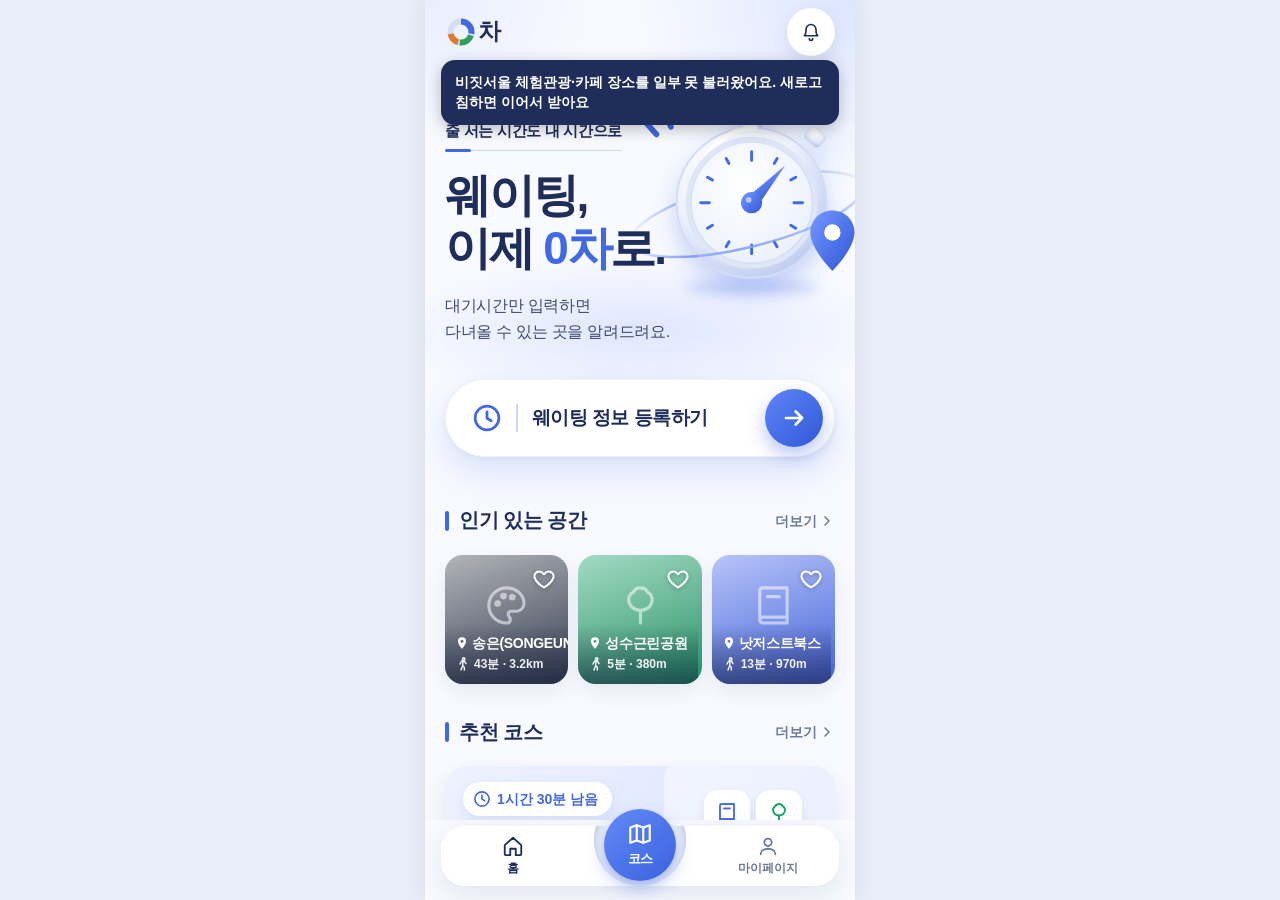
<file: index.html>
<!DOCTYPE html>
<html lang="ko">
<head>
<meta charset="UTF-8">
<meta name="viewport" content="width=device-width, initial-scale=1, viewport-fit=cover">
<title>0차</title>
<link rel="stylesheet" href="css/style.css?v=22">
</head>
<body>
<div class="app" id="phone"></div>
<!-- 카카오 지도 SDK: YOUR_KAKAO_JS_KEY 를 카카오 디벨로퍼스의 "JavaScript 키"로 바꾸세요 -->
<script src="https://dapi.kakao.com/v2/maps/sdk.js?appkey=e628f9c178c877a0c48f037ca8e880c9&autoload=false&libraries=services" defer></script>
<script src="js/app.js?v=43" defer></script>
</body>
</html>
</file>
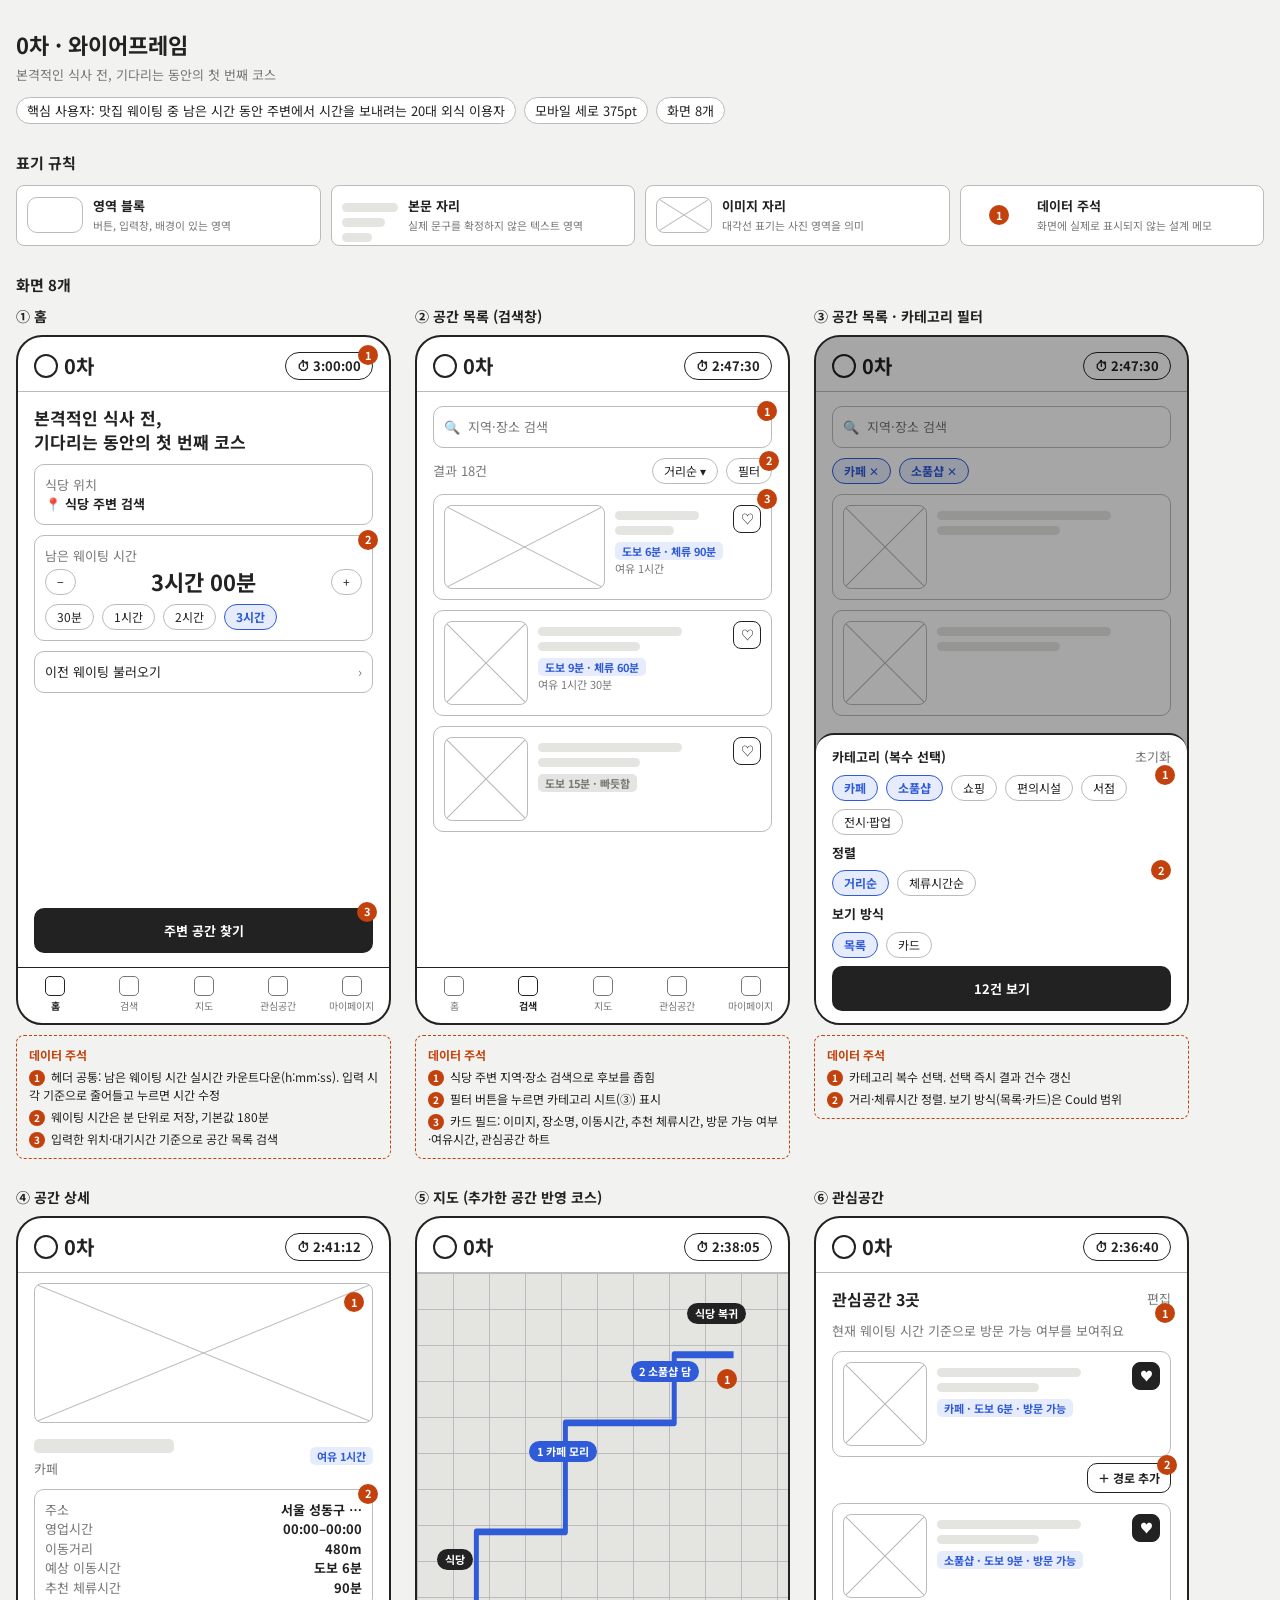
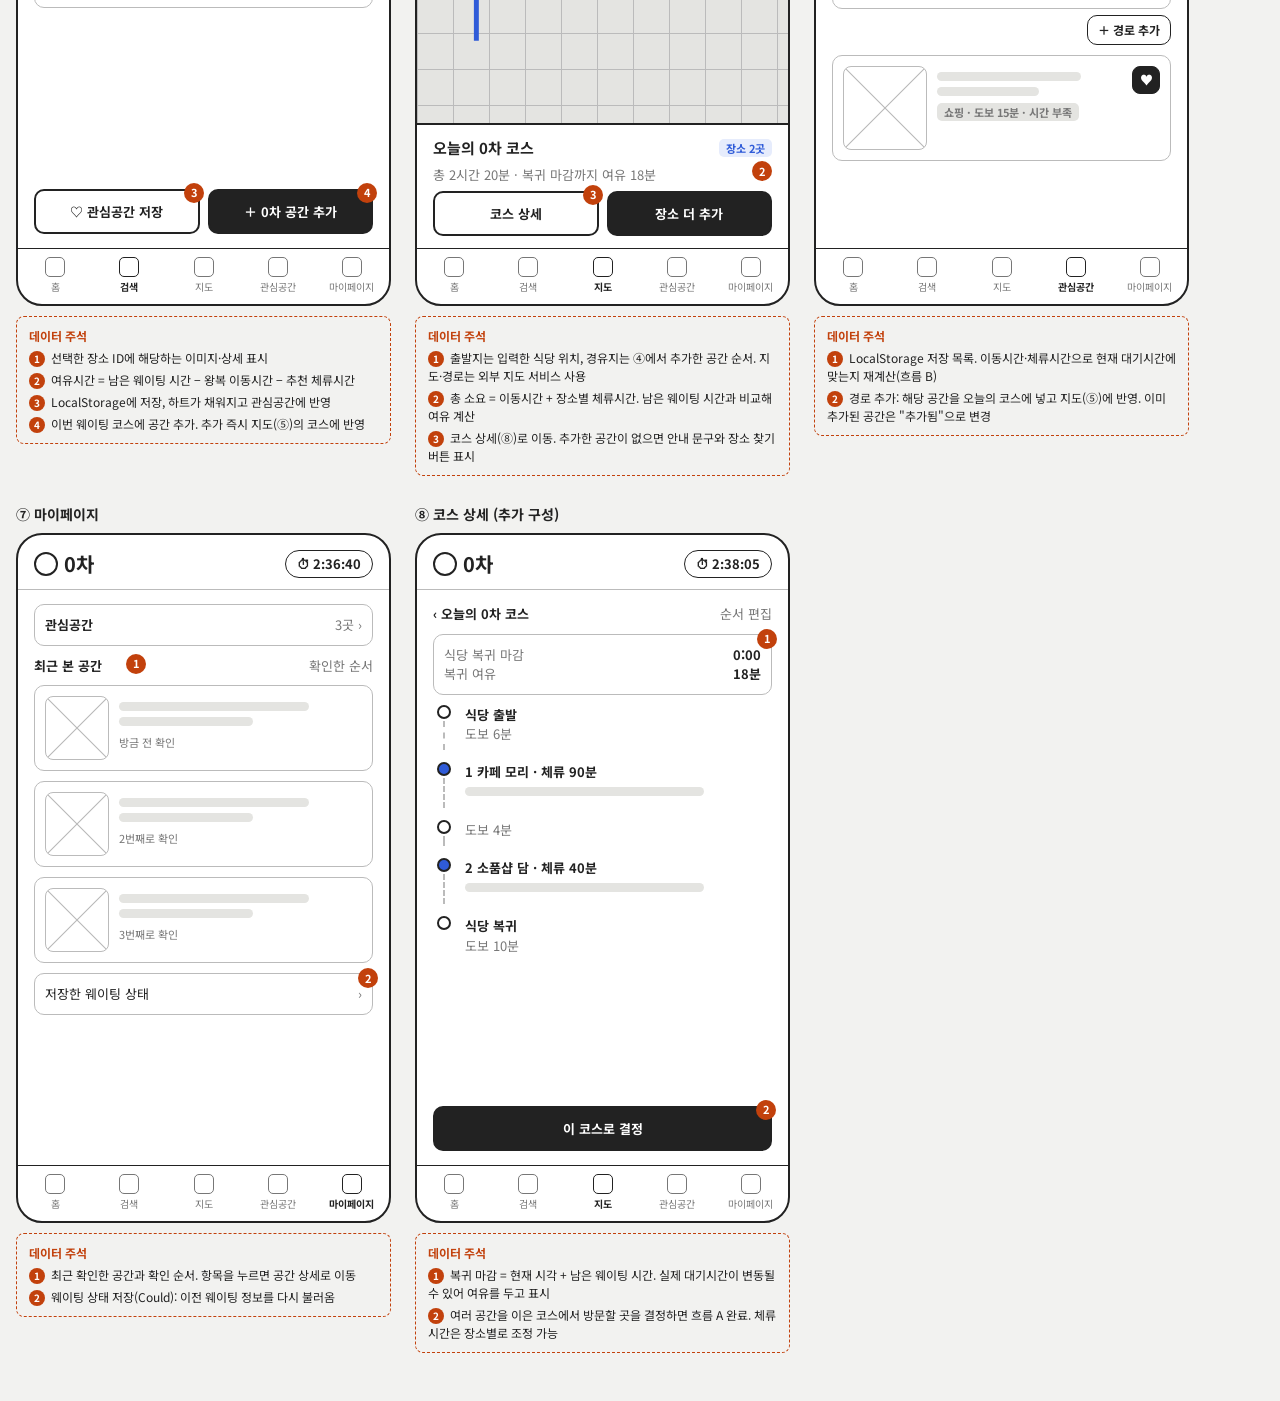
<file: pages/index_v0.1.html>
<!DOCTYPE html>
<html lang="ko">
<head>
<meta charset="UTF-8">
<meta name="viewport" content="width=device-width, initial-scale=1, viewport-fit=cover">
<title>0차 와이어프레임</title>
<link rel="stylesheet" href="https://fonts.googleapis.com/css2?family=Noto+Sans+KR:wght@400;500;700&display=swap">
<style>
:root{--bg:#f2f2f0;--paper:#fff;--ink:#222;--sub:#777;--line:#bbb;--fill:#e4e4e1;--acc:#2f5bd8;--accbg:#e6ecfc;--note:#c2410c;
box-sizing:border-box;padding-top:env(safe-area-inset-top,0px);padding-bottom:env(safe-area-inset-bottom,0px)}
@media (prefers-color-scheme:dark){:root:not([data-theme="light"]){--bg:#1b1b1a;--paper:#262625;--ink:#eee;--sub:#999;--line:#555;--fill:#3a3a38;--acc:#8fb0ff;--accbg:#2a3556;--note:#fb923c}}
:root[data-theme="dark"]{--bg:#1b1b1a;--paper:#262625;--ink:#eee;--sub:#999;--line:#555;--fill:#3a3a38;--acc:#8fb0ff;--accbg:#2a3556;--note:#fb923c}
*{box-sizing:border-box;margin:0}
html{scroll-padding-top:env(safe-area-inset-top,0px)}
body{background:var(--bg);color:var(--ink);font-family:"Noto Sans KR",system-ui,sans-serif;line-height:1.5;padding:28px 16px 48px;font-size:13px}
.w{max-width:1320px;margin:0 auto}
h1{font-size:22px}
h2{font-size:15px;margin:28px 0 10px}
.lead{color:var(--sub);margin-top:4px}
.meta{display:flex;flex-wrap:wrap;gap:8px;margin-top:12px}
.meta span{border:1px solid var(--line);background:var(--paper);padding:3px 10px;border-radius:99px}
.legend{display:grid;grid-template-columns:repeat(auto-fit,minmax(220px,1fr));gap:10px}
.lg{display:flex;gap:10px;align-items:center;background:var(--paper);border:1px solid var(--line);border-radius:8px;padding:10px}
.lg b{display:block}
.lg small{color:var(--sub)}
.sw{width:56px;height:36px;flex:none}
.screens{display:flex;flex-wrap:wrap;gap:28px 24px;align-items:flex-start}
figure{width:375px;max-width:100%}
figcaption{margin-bottom:8px;font-weight:700;font-size:14px}
.phone{width:375px;max-width:100%;height:690px;background:var(--paper);border:2px solid var(--ink);border-radius:26px;display:flex;flex-direction:column;overflow:hidden;position:relative}
.hd{display:flex;justify-content:space-between;align-items:center;padding:14px 16px 10px;border-bottom:1px solid var(--line)}
.logo{font-weight:700;font-size:20px;display:flex;align-items:center;gap:6px}
.logo i{width:24px;height:24px;border:2px solid var(--ink);border-radius:50%;display:inline-block}
.wait{border:1.5px solid var(--ink);border-radius:99px;padding:3px 11px;font-weight:700;font-size:13px;font-variant-numeric:tabular-nums;position:relative}
.fav{width:34px;height:34px;border:1.5px solid var(--ink);border-radius:8px;display:flex;align-items:center;justify-content:center;font-size:16px;flex:none}
.fav.on{background:var(--ink);color:var(--paper)}
.fav.sm{width:28px;height:28px;font-size:13px}
.body{flex:1;padding:14px 16px;display:flex;flex-direction:column;gap:10px;overflow:hidden;position:relative}
.nav{display:flex;border-top:1.5px solid var(--ink);padding:8px 0 10px}
.nav div{flex:1;text-align:center;font-size:10px;color:var(--sub);white-space:nowrap}
.nav div:before{content:"";display:block;width:18px;height:18px;border:1.5px solid currentColor;border-radius:5px;margin:0 auto 2px}
.nav .on{color:var(--ink);font-weight:700}
.blk{border:1.5px solid var(--line);border-radius:10px;padding:10px;background:var(--paper);position:relative}
.blk.f{background:var(--fill)}
.btn{border:2px solid var(--ink);border-radius:10px;text-align:center;padding:11px;font-weight:700;position:relative}
.btn.p{background:var(--ink);color:var(--paper)}
.btn.s{padding:5px 10px;font-size:12px;border-width:1.5px}
.tx{height:9px;border-radius:5px;background:var(--fill);margin:6px 0}
.tx.s{width:55%}.tx.m{width:78%}
.img{background:linear-gradient(to top right,transparent calc(50% - 1px),var(--line) 50%,transparent calc(50% + 1px)),linear-gradient(to bottom right,transparent calc(50% - 1px),var(--line) 50%,transparent calc(50% + 1px));border:1.5px solid var(--line);border-radius:8px;flex:none}
.row{display:flex;gap:8px;align-items:center}
.sp{justify-content:space-between}
.wrap{flex-wrap:wrap}
.chip{border:1.5px solid var(--line);border-radius:99px;padding:3px 11px;font-size:12px;white-space:nowrap}
.chip.on{background:var(--accbg);border-color:var(--acc);color:var(--acc);font-weight:700}
.card{display:flex;gap:10px}
.card .img{width:84px;height:84px}
.card>div:nth-child(2){flex:1}
.b{font-weight:700}
.mute{color:var(--sub)}
.tag{font-size:11px;border-radius:5px;padding:1px 7px;background:var(--accbg);color:var(--acc);font-weight:700;display:inline-block}
.tag.no{background:var(--fill);color:var(--sub)}
.n{position:absolute;width:20px;height:20px;border-radius:50%;background:var(--note);color:#fff;font-size:11px;font-weight:700;display:flex;align-items:center;justify-content:center;z-index:4}
.nl{margin-top:10px;border:1.5px dashed var(--note);border-radius:8px;padding:10px 10px 10px 12px;font-size:12px}
.nl b{color:var(--note)}
.nl ol{list-style:none;padding:0}
.nl li{margin-top:4px}
.nl li span{display:inline-flex;width:16px;height:16px;border-radius:50%;background:var(--note);color:#fff;font-size:10px;font-weight:700;align-items:center;justify-content:center;margin-right:6px}
.map{position:relative;background-color:var(--fill);background-image:linear-gradient(var(--line) 1px,transparent 1px),linear-gradient(90deg,var(--line) 1px,transparent 1px);background-size:36px 36px;overflow:hidden}
.map svg{position:absolute;inset:0;width:100%;height:100%}
.pin{position:absolute;padding:2px 8px;border-radius:99px;background:var(--ink);color:var(--paper);font-size:11px;font-weight:700;white-space:nowrap;z-index:2}
.pin.d{background:var(--acc);color:#fff}
.sheet{position:absolute;left:0;right:0;bottom:0;background:var(--paper);border-top:2px solid var(--ink);border-radius:18px 18px 0 0;padding:12px 16px;display:flex;flex-direction:column;gap:8px;z-index:3}
.dim{position:absolute;inset:0;background:rgba(0,0,0,.35);z-index:2}
.tl{display:flex;gap:10px;align-items:stretch}
.tl .dot{width:22px;display:flex;flex-direction:column;align-items:center}
.tl .dot i{width:14px;height:14px;border:2px solid var(--ink);border-radius:50%;background:var(--paper);flex:none}
.tl .dot u{flex:1;width:0;border-left:2px dashed var(--line);margin:2px 0}
.tl>div:last-child{flex:1;padding-bottom:8px}
</style>
</head>
<body>
<div class="w">
<h1>0차 · 와이어프레임</h1>
<p class="lead">본격적인 식사 전, 기다리는 동안의 첫 번째 코스</p>
<div class="meta">
  <span>핵심 사용자: 맛집 웨이팅 중 남은 시간 동안 주변에서 시간을 보내려는 20대 외식 이용자</span>
  <span>모바일 세로 375pt</span>
  <span>화면 8개</span>
</div>

<h2>표기 규칙</h2>
<div class="legend">
  <div class="lg"><div class="sw blk"></div><div><b>영역 블록</b><small>버튼, 입력창, 배경이 있는 영역</small></div></div>
  <div class="lg"><div class="sw"><div class="tx"></div><div class="tx m"></div><div class="tx s"></div></div><div><b>본문 자리</b><small>실제 문구를 확정하지 않은 텍스트 영역</small></div></div>
  <div class="lg"><div class="sw img"></div><div><b>이미지 자리</b><small>대각선 표기는 사진 영역을 의미</small></div></div>
  <div class="lg"><div class="sw" style="display:flex;align-items:center;justify-content:center"><span class="n" style="position:static">1</span></div><div><b>데이터 주석</b><small>화면에 실제로 표시되지 않는 설계 메모</small></div></div>
</div>

<h2>화면 8개</h2>
<div class="screens">

<!-- 1 홈 -->
<figure><figcaption>① 홈</figcaption>
<div class="phone">
  <div class="hd"><div class="logo"><i></i>0차</div><div class="wait">⏱ 3:00:00<span class="n" style="right:-6px;top:-8px">1</span></div></div>
  <div class="body">
    <div class="b" style="font-size:17px;line-height:1.4">본격적인 식사 전,<br>기다리는 동안의 첫 번째 코스</div>
    <div class="blk"><div class="mute">식당 위치</div><div class="b">📍 식당 주변 검색</div></div>
    <div class="blk"><span class="n" style="right:-6px;top:-6px">2</span>
      <div class="mute">남은 웨이팅 시간</div>
      <div class="row sp"><span class="chip">−</span><span class="b" style="font-size:22px">3시간 00분</span><span class="chip">+</span></div>
      <div class="row wrap" style="margin-top:6px"><span class="chip">30분</span><span class="chip">1시간</span><span class="chip">2시간</span><span class="chip on">3시간</span></div>
    </div>
    <div class="blk row sp"><span>이전 웨이팅 불러오기</span><span class="mute">›</span></div>
    <div class="btn p" style="margin-top:auto">주변 공간 찾기<span class="n" style="right:-6px;top:-8px">3</span></div>
  </div>
  <div class="nav"><div class="on">홈</div><div>검색</div><div>지도</div><div>관심공간</div><div>마이페이지</div></div>
</div>
<div class="nl"><b>데이터 주석</b><ol>
<li><span>1</span>헤더 공통: 남은 웨이팅 시간 실시간 카운트다운(h:mm:ss). 입력 시각 기준으로 줄어들고 누르면 시간 수정</li>
<li><span>2</span>웨이팅 시간은 분 단위로 저장, 기본값 180분</li>
<li><span>3</span>입력한 위치·대기시간 기준으로 공간 목록 검색</li></ol></div>
</figure>

<!-- 2 공간 목록 -->
<figure><figcaption>② 공간 목록 (검색창)</figcaption>
<div class="phone">
  <div class="hd"><div class="logo"><i></i>0차</div><div class="wait">⏱ 2:47:30</div></div>
  <div class="body">
    <div class="blk row"><span class="n" style="right:-6px;top:-6px">1</span>🔍 <span class="mute">지역·장소 검색</span></div>
    <div class="row sp" style="position:relative"><span class="mute">결과 18건</span><div class="row"><span class="chip">거리순 ▾</span><span class="chip" style="position:relative">필터<span class="n" style="right:-8px;top:-8px">2</span></span></div></div>
    <div class="blk card"><span class="n" style="right:-6px;top:-6px">3</span><div class="img"></div><div><div class="tx m"></div><div class="tx s"></div><span class="tag">도보 6분 · 체류 90분</span><div class="mute" style="font-size:11px">여유 1시간</div></div><div class="fav sm">♡</div></div>
    <div class="blk card"><div class="img"></div><div><div class="tx m"></div><div class="tx s"></div><span class="tag">도보 9분 · 체류 60분</span><div class="mute" style="font-size:11px">여유 1시간 30분</div></div><div class="fav sm">♡</div></div>
    <div class="blk card"><div class="img"></div><div><div class="tx m"></div><div class="tx s"></div><span class="tag no">도보 15분 · 빠듯함</span></div><div class="fav sm">♡</div></div>
  </div>
  <div class="nav"><div>홈</div><div class="on">검색</div><div>지도</div><div>관심공간</div><div>마이페이지</div></div>
</div>
<div class="nl"><b>데이터 주석</b><ol>
<li><span>1</span>식당 주변 지역·장소 검색으로 후보를 좁힘</li>
<li><span>2</span>필터 버튼을 누르면 카테고리 시트(③) 표시</li>
<li><span>3</span>카드 필드: 이미지, 장소명, 이동시간, 추천 체류시간, 방문 가능 여부·여유시간, 관심공간 하트</li></ol></div>
</figure>

<!-- 3 카테고리 필터 -->
<figure><figcaption>③ 공간 목록 · 카테고리 필터</figcaption>
<div class="phone">
  <div class="hd"><div class="logo"><i></i>0차</div><div class="wait">⏱ 2:47:30</div></div>
  <div class="body">
    <div class="blk row">🔍 <span class="mute">지역·장소 검색</span></div>
    <div class="row wrap"><span class="chip on">카페 ✕</span><span class="chip on">소품샵 ✕</span></div>
    <div class="blk card"><div class="img"></div><div><div class="tx m"></div><div class="tx s"></div></div></div>
    <div class="blk card"><div class="img"></div><div><div class="tx m"></div><div class="tx s"></div></div></div>
  </div>
  <div class="dim"></div>
  <div class="sheet">
    <div class="row sp"><span class="b">카테고리 (복수 선택)</span><span class="mute">초기화</span></div>
    <div class="row wrap" style="position:relative"><span class="n" style="right:-4px;top:-10px">1</span><span class="chip on">카페</span><span class="chip on">소품샵</span><span class="chip">쇼핑</span><span class="chip">편의시설</span><span class="chip">서점</span><span class="chip">전시·팝업</span></div>
    <div class="b">정렬</div>
    <div class="row" style="position:relative"><span class="n" style="right:0;top:-10px">2</span><span class="chip on">거리순</span><span class="chip">체류시간순</span></div>
    <div class="b">보기 방식</div>
    <div class="row"><span class="chip on">목록</span><span class="chip">카드</span></div>
    <div class="btn p">12건 보기</div>
  </div>
</div>
<div class="nl"><b>데이터 주석</b><ol>
<li><span>1</span>카테고리 복수 선택. 선택 즉시 결과 건수 갱신</li>
<li><span>2</span>거리·체류시간 정렬. 보기 방식(목록·카드)은 Could 범위</li></ol></div>
</figure>

<!-- 4 공간 상세 -->
<figure><figcaption>④ 공간 상세</figcaption>
<div class="phone">
  <div class="hd"><div class="logo"><i></i>0차</div><div class="wait">⏱ 2:41:12</div></div>
  <div class="body" style="padding-top:10px">
    <div class="img" style="height:140px;position:relative"><span class="n" style="right:8px;top:8px">1</span></div>
    <div class="row sp"><div><div class="tx m" style="height:14px;width:140px"></div><div class="mute">카페</div></div><span class="tag">여유 1시간</span></div>
    <div class="blk"><span class="n" style="right:-6px;top:-6px">2</span>
      <div class="row sp"><span class="mute">주소</span><span class="b">서울 성동구 …</span></div>
      <div class="row sp"><span class="mute">영업시간</span><span class="b">00:00–00:00</span></div>
      <div class="row sp"><span class="mute">이동거리</span><span class="b">480m</span></div>
      <div class="row sp"><span class="mute">예상 이동시간</span><span class="b">도보 6분</span></div>
      <div class="row sp"><span class="mute">추천 체류시간</span><span class="b">90분</span></div>
    </div>
    <div class="row" style="margin-top:auto"><div class="btn" style="flex:1">♡ 관심공간 저장<span class="n" style="right:-6px;top:-8px">3</span></div><div class="btn p" style="flex:1">＋ 0차 공간 추가<span class="n" style="right:-6px;top:-8px">4</span></div></div>
  </div>
  <div class="nav"><div>홈</div><div class="on">검색</div><div>지도</div><div>관심공간</div><div>마이페이지</div></div>
</div>
<div class="nl"><b>데이터 주석</b><ol>
<li><span>1</span>선택한 장소 ID에 해당하는 이미지·상세 표시</li>
<li><span>2</span>여유시간 = 남은 웨이팅 시간 − 왕복 이동시간 − 추천 체류시간</li>
<li><span>3</span>LocalStorage에 저장, 하트가 채워지고 관심공간에 반영</li>
<li><span>4</span>이번 웨이팅 코스에 공간 추가. 추가 즉시 지도(⑤)의 코스에 반영</li></ol></div>
</figure>

<!-- 5 지도 -->
<figure><figcaption>⑤ 지도 (추가한 공간 반영 코스)</figcaption>
<div class="phone">
  <div class="hd"><div class="logo"><i></i>0차</div><div class="wait">⏱ 2:38:05</div></div>
  <div class="body" style="padding:0;gap:0">
    <div class="map" style="flex:1">
      <svg viewBox="0 0 375 330" preserveAspectRatio="none"><polyline points="60,270 60,190 150,190 150,110 260,110 260,60 320,60" fill="none" stroke="var(--acc)" stroke-width="5" stroke-linejoin="round"/></svg>
      <div class="pin" style="left:20px;top:276px">식당</div>
      <div class="pin d" style="left:112px;top:168px">1 카페 모리</div>
      <div class="pin d" style="left:214px;top:88px">2 소품샵 담</div>
      <div class="pin" style="left:270px;top:30px">식당 복귀</div>
      <span class="n" style="left:300px;top:96px">1</span>
    </div>
    <div class="sheet" style="position:static;border-radius:0;gap:6px">
      <div class="row sp"><span class="b" style="font-size:15px">오늘의 0차 코스</span><span class="tag">장소 2곳</span></div>
      <div class="mute" style="position:relative">총 2시간 20분 · 복귀 마감까지 여유 18분<span class="n" style="right:0;top:-4px">2</span></div>
      <div class="row"><div class="btn" style="flex:1;position:relative">코스 상세<span class="n" style="right:-6px;top:-8px">3</span></div><div class="btn p" style="flex:1">장소 더 추가</div></div>
    </div>
  </div>
  <div class="nav"><div>홈</div><div>검색</div><div class="on">지도</div><div>관심공간</div><div>마이페이지</div></div>
</div>
<div class="nl"><b>데이터 주석</b><ol>
<li><span>1</span>출발지는 입력한 식당 위치, 경유지는 ④에서 추가한 공간 순서. 지도·경로는 외부 지도 서비스 사용</li>
<li><span>2</span>총 소요 = 이동시간 + 장소별 체류시간. 남은 웨이팅 시간과 비교해 여유 계산</li>
<li><span>3</span>코스 상세(⑧)로 이동. 추가한 공간이 없으면 안내 문구와 장소 찾기 버튼 표시</li></ol></div>
</figure>

<!-- 6 관심공간 -->
<figure><figcaption>⑥ 관심공간</figcaption>
<div class="phone">
  <div class="hd"><div class="logo"><i></i>0차</div><div class="wait">⏱ 2:36:40</div></div>
  <div class="body">
    <div class="row sp"><span class="b" style="font-size:16px">관심공간 3곳</span><span class="mute">편집</span></div>
    <div class="mute" style="position:relative">현재 웨이팅 시간 기준으로 방문 가능 여부를 보여줘요<span class="n" style="right:-4px;top:-18px">1</span></div>
    <div class="blk card"><div class="img"></div><div><div class="tx m"></div><div class="tx s"></div><span class="tag">카페 · 도보 6분 · 방문 가능</span></div><div class="fav sm on">♥</div></div>
    <div class="row" style="justify-content:flex-end;margin-top:-4px;position:relative"><span class="btn s">＋ 경로 추가</span><span class="n" style="right:-6px;top:-8px">2</span></div>
    <div class="blk card"><div class="img"></div><div><div class="tx m"></div><div class="tx s"></div><span class="tag">소품샵 · 도보 9분 · 방문 가능</span></div><div class="fav sm on">♥</div></div>
    <div class="row" style="justify-content:flex-end;margin-top:-4px"><span class="btn s">＋ 경로 추가</span></div>
    <div class="blk card"><div class="img"></div><div><div class="tx m"></div><div class="tx s"></div><span class="tag no">쇼핑 · 도보 15분 · 시간 부족</span></div><div class="fav sm on">♥</div></div>
  </div>
  <div class="nav"><div>홈</div><div>검색</div><div>지도</div><div class="on">관심공간</div><div>마이페이지</div></div>
</div>
<div class="nl"><b>데이터 주석</b><ol>
<li><span>1</span>LocalStorage 저장 목록. 이동시간·체류시간으로 현재 대기시간에 맞는지 재계산(흐름 B)</li>
<li><span>2</span>경로 추가: 해당 공간을 오늘의 코스에 넣고 지도(⑤)에 반영. 이미 추가된 공간은 "추가됨"으로 변경</li></ol></div>
</figure>

<!-- 7 마이페이지 -->
<figure><figcaption>⑦ 마이페이지</figcaption>
<div class="phone">
  <div class="hd"><div class="logo"><i></i>0차</div><div class="wait">⏱ 2:36:40</div></div>
  <div class="body">
    <div class="blk row sp"><span class="b">관심공간</span><span class="mute">3곳 ›</span></div>
    <div class="row sp" style="position:relative"><span class="b">최근 본 공간</span><span class="mute">확인한 순서</span><span class="n" style="left:92px;top:-2px">1</span></div>
    <div class="blk card"><div class="img" style="width:64px;height:64px"></div><div><div class="tx m"></div><div class="tx s"></div><span class="mute" style="font-size:11px">방금 전 확인</span></div></div>
    <div class="blk card"><div class="img" style="width:64px;height:64px"></div><div><div class="tx m"></div><div class="tx s"></div><span class="mute" style="font-size:11px">2번째로 확인</span></div></div>
    <div class="blk card"><div class="img" style="width:64px;height:64px"></div><div><div class="tx m"></div><div class="tx s"></div><span class="mute" style="font-size:11px">3번째로 확인</span></div></div>
    <div class="blk row sp"><span>저장한 웨이팅 상태</span><span class="mute">›</span><span class="n" style="right:-6px;top:-6px">2</span></div>
  </div>
  <div class="nav"><div>홈</div><div>검색</div><div>지도</div><div>관심공간</div><div class="on">마이페이지</div></div>
</div>
<div class="nl"><b>데이터 주석</b><ol>
<li><span>1</span>최근 확인한 공간과 확인 순서. 항목을 누르면 공간 상세로 이동</li>
<li><span>2</span>웨이팅 상태 저장(Could): 이전 웨이팅 정보를 다시 불러옴</li></ol></div>
</figure>

<!-- 8 코스 상세 -->
<figure><figcaption>⑧ 코스 상세 (추가 구성)</figcaption>
<div class="phone">
  <div class="hd"><div class="logo"><i></i>0차</div><div class="wait">⏱ 2:38:05</div></div>
  <div class="body">
    <div class="row sp"><span class="b">‹ 오늘의 0차 코스</span><span class="mute">순서 편집</span></div>
    <div class="blk"><span class="n" style="right:-6px;top:-6px">1</span>
      <div class="row sp"><span class="mute">식당 복귀 마감</span><span class="b">0:00</span></div>
      <div class="row sp"><span class="mute">복귀 여유</span><span class="b">18분</span></div>
    </div>
    <div class="tl"><div class="dot"><i></i><u></u></div><div><div class="b">식당 출발</div><div class="mute">도보 6분</div></div></div>
    <div class="tl"><div class="dot"><i style="background:var(--acc)"></i><u></u></div><div><div class="b">1 카페 모리 · 체류 90분</div><div class="tx m"></div></div></div>
    <div class="tl"><div class="dot"><i></i><u></u></div><div><div class="mute">도보 4분</div></div></div>
    <div class="tl"><div class="dot"><i style="background:var(--acc)"></i><u></u></div><div><div class="b">2 소품샵 담 · 체류 40분</div><div class="tx m"></div></div></div>
    <div class="tl"><div class="dot"><i></i></div><div><div class="b">식당 복귀</div><div class="mute">도보 10분</div></div></div>
    <div class="btn p" style="margin-top:auto">이 코스로 결정<span class="n" style="right:-6px;top:-8px">2</span></div>
  </div>
  <div class="nav"><div>홈</div><div>검색</div><div class="on">지도</div><div>관심공간</div><div>마이페이지</div></div>
</div>
<div class="nl"><b>데이터 주석</b><ol>
<li><span>1</span>복귀 마감 = 현재 시각 + 남은 웨이팅 시간. 실제 대기시간이 변동될 수 있어 여유를 두고 표시</li>
<li><span>2</span>여러 공간을 이은 코스에서 방문할 곳을 결정하면 흐름 A 완료. 체류시간은 장소별로 조정 가능</li></ol></div>
</figure>

</div>
</div>
</body>
</html>
</file>
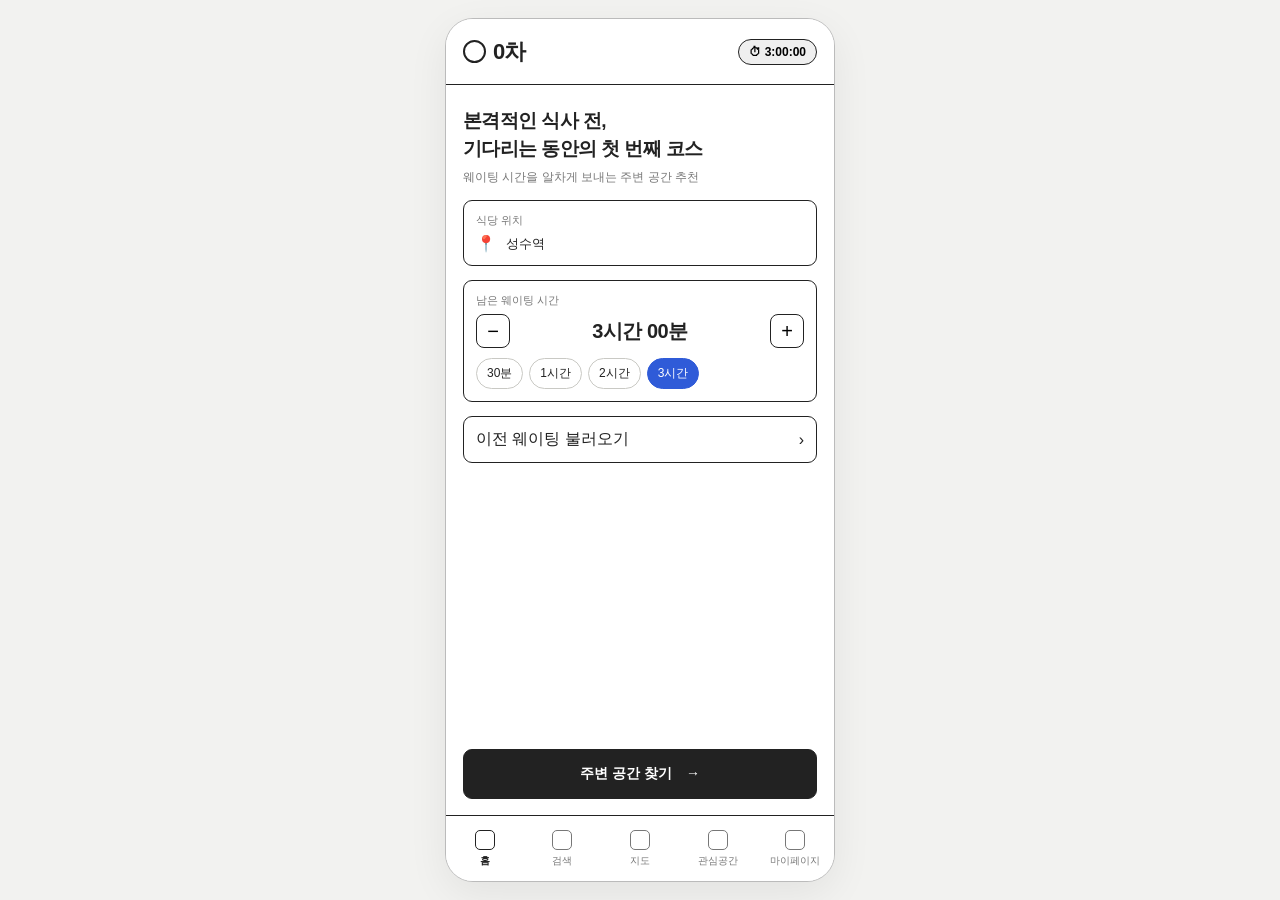
<file: pages/index_v0.2.html>
<!DOCTYPE html>
<html lang="ko">
<head>
<meta charset="UTF-8">
<meta name="viewport" content="width=device-width, initial-scale=1, viewport-fit=cover">
<title>0차 - 1~5번째 화면</title>
<style>
:root{--bg:#f2f2f0;--paper:#fff;--ink:#222;--sub:#777;--line:#c9c9c4;--fill:#e8e8e4;--acc:#2f5bd8;--accbg:#e6ecfc}
*{box-sizing:border-box}
html,body{margin:0;min-height:100%;font-family:-apple-system,BlinkMacSystemFont,"Noto Sans KR",Arial,sans-serif;color:var(--ink);background:var(--bg)}
body{display:flex;justify-content:center;height:100dvh;overflow:hidden}
.app{width:100%;max-width:390px;height:100dvh;min-height:0;background:var(--paper);display:flex;flex-direction:column;position:relative;overflow:hidden}
header{height:66px;flex:none;display:flex;justify-content:space-between;align-items:center;padding:0 17px;border-bottom:1.5px solid var(--ink);background:var(--paper)}
.logo{display:flex;align-items:center;gap:7px;font-size:22px;font-weight:800;letter-spacing:-1px}
.logo-mark{width:23px;height:23px;border:2px solid var(--ink);border-radius:50%;display:inline-block}
.timer{border:1.5px solid var(--ink);border-radius:99px;padding:5px 10px;font-size:12px;font-weight:700;font-variant-numeric:tabular-nums;white-space:nowrap}
main{padding:22px 17px 16px;display:flex;flex:1;flex-direction:column;gap:14px}
h1{font-size:19px;line-height:1.45;margin:0;font-weight:800;letter-spacing:-.6px}
.sub{font-size:12px;color:var(--sub);margin-top:-7px}
.field{border:1.5px solid var(--ink);padding:12px;border-radius:9px;background:var(--paper)}
.label{font-size:11px;color:var(--sub);margin-bottom:6px}
.location-input{width:100%;border:0;outline:0;font:inherit;font-size:14px;background:transparent;color:var(--ink)}
.location-input::placeholder{color:#777}
.time-row{display:flex;align-items:center;justify-content:space-between;gap:8px}
.step{width:34px;height:34px;border:1.5px solid var(--ink);border-radius:8px;background:var(--paper);font-size:20px;cursor:pointer}
.time-value{font-size:20px;font-weight:800;letter-spacing:-.5px}
.chips{display:flex;gap:6px;flex-wrap:wrap;margin-top:10px}
.chip{border:1.2px solid var(--line);border-radius:99px;padding:6px 10px;background:var(--paper);font-size:12px;cursor:pointer;color:var(--ink)}
.chip.active{background:var(--acc);border-color:var(--acc);color:#fff}
.previous{display:flex;justify-content:space-between;align-items:center;cursor:pointer}
.primary{width:100%;border:1.5px solid var(--ink);background:var(--ink);color:#fff;border-radius:9px;padding:15px 12px;font-size:14px;font-weight:700;cursor:pointer}
main.home-main .primary{margin-top:auto}
.nav{height:66px;min-height:66px;flex:0 0 66px;border-top:1.5px solid var(--ink);display:flex;justify-content:space-around;align-items:center;background:var(--paper);padding-bottom:env(safe-area-inset-bottom);z-index:2}
.nav button{border:0;background:transparent;color:var(--sub);font-size:10px;display:flex;flex-direction:column;align-items:center;gap:3px;cursor:pointer;min-width:54px;padding:0}
.nav .symbol{display:none}
.nav button:before{content:"";display:block;width:18px;height:18px;border:1.5px solid currentColor;border-radius:5px;margin:0 auto 1px}
.nav button.active{color:var(--ink);font-weight:800}
.screen{display:none;flex:1;min-height:0;flex-direction:column}
.screen.show{display:flex}
/* 6~8번 화면은 iframe 안에 표시하므로 부모 화면 높이에 맞춤 */
.screen.external-screen{padding:0;overflow:hidden}
.screen.external-screen iframe{display:block;width:100%;height:100%;min-height:0;flex:1;border:0;background:#fff}
.list-main{padding-top:15px;gap:12px;overflow-y:auto;padding-bottom:18px}
.searchbox{display:flex;gap:8px;align-items:center}
.searchbox input{min-width:0;flex:1;border:0;outline:0;font:inherit;font-size:13px;background:transparent}
.results-row{display:flex;justify-content:space-between;align-items:center;font-size:12px;color:var(--sub)}
.small-actions{display:flex;gap:6px}
.small-btn{border:1.2px solid var(--line);border-radius:8px;padding:7px 9px;background:var(--paper);font-size:11px;color:var(--ink);cursor:pointer}
.place-list{display:flex;flex-direction:column;gap:10px}
.place-card{display:grid;grid-template-columns:76px minmax(0,1fr) 24px;gap:10px;align-items:center;border:1.5px solid var(--ink);border-radius:9px;padding:9px;cursor:pointer;background:#fff}
.place-img{height:78px;border:1px solid var(--line);border-radius:6px;background:repeating-linear-gradient(135deg,#e4e4e1 0,#e4e4e1 8px,#f5f5f2 8px,#f5f5f2 16px);display:flex;align-items:center;justify-content:center;color:#777;font-size:10px}
.place-name{font-size:13px;font-weight:800;margin-bottom:4px}
.place-kind{font-size:11px;color:var(--sub);margin-bottom:6px}
.tags{display:flex;gap:4px;flex-wrap:wrap}
.tag{font-size:10px;background:var(--fill);border-radius:5px;padding:4px 5px;white-space:nowrap}
.tag.good{background:var(--accbg);color:var(--acc)}
.tag.tight{background:#f0f0ee;color:#777}
.heart{border:0;background:transparent;font-size:20px;cursor:pointer;color:#777;padding:0}
.heart.saved{color:var(--acc)}
.empty{font-size:12px;color:var(--sub);text-align:center;padding:24px 10px}
.toast{position:fixed;left:50%;bottom:82px;transform:translateX(-50%);background:#222;color:#fff;border-radius:8px;padding:10px 14px;font-size:12px;display:none;z-index:5;white-space:nowrap}
.toast.show{display:block}
.modal-bg{display:none;position:absolute;inset:0;background:#0005;z-index:3;align-items:flex-end}
.modal-bg.open{display:flex}
.sheet{width:100%;background:var(--paper);border-top:2px solid var(--ink);border-radius:18px 18px 0 0;padding:18px 17px 22px;display:flex;flex-direction:column;gap:14px}
.sheet-title{font-size:15px;font-weight:800;display:flex;justify-content:space-between}
.sheet-section{display:flex;flex-direction:column;gap:8px}
.sheet-label{font-size:12px;font-weight:700}
.sheet .chips{margin-top:0}
.sheet .chip{padding:8px 10px}
.sheet .primary{margin-top:2px}
 
.detail-main{padding:10px 17px 16px;display:flex;flex:1;min-height:0;flex-direction:column;gap:12px}
.detail-image{height:140px;flex:none;border:1.5px solid var(--line);border-radius:8px;background:linear-gradient(to top right,transparent calc(50% - 1px),var(--line) 50%,transparent calc(50% + 1px)),linear-gradient(to bottom right,transparent calc(50% - 1px),var(--line) 50%,transparent calc(50% + 1px))}
.detail-title-row{display:flex;align-items:center;justify-content:space-between;gap:10px}
.detail-title-row h1{font-size:17px}
.detail-title-row .place-kind{margin-top:3px;margin-bottom:0}
.detail-info{display:flex;flex-direction:column;gap:13px}
.detail-line{display:flex;justify-content:space-between;align-items:center;gap:12px;font-size:12px}
.detail-line span{color:var(--sub);white-space:nowrap}
.detail-line strong{font-size:12px;text-align:right}
.detail-actions{display:flex;gap:8px;margin-top:auto}
.secondary-action{flex:1;border:1.5px solid var(--ink);border-radius:9px;background:var(--paper);padding:12px 6px;font-size:12px;font-weight:700;white-space:nowrap}
.detail-actions .primary{flex:1;padding:12px 6px;font-size:12px;white-space:nowrap}
.map-screen{min-height:0;overflow:hidden}
.map-main{padding:0;gap:0;min-height:0;overflow:hidden}
.map-canvas{position:relative;flex:1;min-height:0;overflow:hidden;background-color:var(--fill);background-image:linear-gradient(var(--line) 1px,transparent 1px),linear-gradient(90deg,var(--line) 1px,transparent 1px);background-size:36px 36px}
.map-canvas svg{position:absolute;inset:0;width:100%;height:100%}
.map-pin{position:absolute;padding:3px 8px;border-radius:99px;background:var(--ink);color:var(--paper);font-size:11px;font-weight:700;white-space:nowrap;z-index:1}
.map-pin.dest{background:var(--acc);color:#fff}
.course-summary{flex:none;background:var(--paper);border-top:2px solid var(--ink);padding:12px 16px 10px;display:flex;flex-direction:column;gap:7px}
.course-summary-title{display:flex;justify-content:space-between;align-items:center;font-size:15px;font-weight:800}
.course-summary-info{display:flex;justify-content:space-between;align-items:center;gap:8px;font-size:11px;color:var(--sub)}
.course-actions{display:flex;gap:8px}
.course-actions button{flex:1;border:1.5px solid var(--ink);border-radius:8px;background:var(--paper);padding:9px 5px;font-size:12px;font-weight:700;white-space:nowrap}
.course-actions button.primary{background:var(--ink);color:#fff}
@media(min-width:500px){body{padding:18px 0;height:100dvh}.app{min-height:0;height:calc(100dvh - 36px);border:1.5px solid #bbb;border-radius:28px;box-shadow:0 12px 40px #0001}.modal-bg{border-radius:28px}}
</style>
</head>
<body>
<div class="app">
  <header>
    <div class="logo"><span class="logo-mark"></span>0차</div>
    <button class="timer" id="timer" aria-label="남은 웨이팅 시간 수정">⏱ <span id="timerText">3:00:00</span></button>
  </header>

  <section class="screen show" id="homeScreen">
    <main class="home-main">
      <h1>본격적인 식사 전,<br>기다리는 동안의 첫 번째 코스</h1>
      <div class="sub">웨이팅 시간을 알차게 보내는 주변 공간 추천</div>
      <div class="field">
        <div class="label">식당 위치</div>
        <div class="searchbox">📍 <input id="locationInput" class="location-input" placeholder="식당 주변 검색 (예: 성수역)" value="성수역"></div>
      </div>
      <div class="field">
        <div class="label">남은 웨이팅 시간</div>
        <div class="time-row">
          <button class="step" id="minusTime" aria-label="시간 줄이기">−</button>
          <div class="time-value" id="timeValue">3시간 00분</div>
          <button class="step" id="plusTime" aria-label="시간 늘리기">+</button>
        </div>
        <div class="chips" id="timeChips">
          <button class="chip" data-minutes="30">30분</button>
          <button class="chip" data-minutes="60">1시간</button>
          <button class="chip" data-minutes="120">2시간</button>
          <button class="chip active" data-minutes="180">3시간</button>
        </div>
      </div>
      <div class="field previous" id="loadPrevious"><span>이전 웨이팅 불러오기</span><span>›</span></div>
      <button class="primary" id="findPlaces">주변 공간 찾기　→</button>
    </main>
  </section>

  <section class="screen" id="listScreen">
    <main class="list-main">
      <div class="field searchbox">🔍 <input id="placeSearch" placeholder="지역·장소 검색"></div>
      <div class="chips" id="selectedCategoryChips">
        <button class="chip active" data-remove-category="카페">카페 ✕</button>
        <button class="chip active" data-remove-category="소품샵">소품샵 ✕</button>
      </div>
      <div class="results-row">
        <span id="resultCount">결과 6건</span>
        <div class="small-actions">
          <button class="small-btn" id="sortButton">거리순 ▾</button>
          <button class="small-btn" id="filterButton">필터 ⚙</button>
        </div>
      </div>
      <div class="place-list" id="placeList"></div>
    </main>
  </section>

  <section class="screen" id="detailScreen">
    <main class="detail-main">
      <div class="detail-image" aria-label="공간 대표 이미지"></div>
      <div class="detail-title-row">
        <div><h1 id="detailName">카페 모리</h1><div class="place-kind" id="detailCategory">카페</div></div>
        <span class="tag good" id="detailTimeTag">여유 1시간</span>
      </div>
      <div class="field detail-info">
        <div class="detail-line"><span>주소</span><strong>서울 성동구 …</strong></div>
        <div class="detail-line"><span>영업시간</span><strong>00:00–00:00</strong></div>
        <div class="detail-line"><span>이동거리</span><strong id="detailDistance">480m</strong></div>
        <div class="detail-line"><span>예상 이동시간</span><strong id="detailWalk">도보 6분</strong></div>
        <div class="detail-line"><span>추천 체류시간</span><strong id="detailStay">90분</strong></div>
      </div>
      <div class="detail-actions">
        <button class="secondary-action" id="saveDetail">♡ 관심공간 저장</button>
        <button class="primary" id="addToCourse">＋ 0차 공간 추가</button>
      </div>
    </main>
  </section>

  <section class="screen map-screen" id="mapScreen">
    <main class="map-main">
      <div class="map-canvas" id="mapCanvas" aria-label="식당과 추가한 공간의 이동 경로 지도">
        <svg viewBox="0 0 375 500" preserveAspectRatio="none" aria-hidden="true">
          <polyline id="routeLine" points="60,430 60,320 145,320 145,210 250,210 250,100 315,100" fill="none" stroke="var(--acc)" stroke-width="5" stroke-linejoin="round" stroke-linecap="round"/>
        </svg>
        <div class="map-pin" style="left:5%;bottom:12%">식당</div>
        <div class="map-pin dest" id="mapPinOne" style="left:30%;bottom:43%">1 카페 모리</div>
        <div class="map-pin dest" id="mapPinTwo" style="left:57%;bottom:65%">2 소품샵 담</div>
        <div class="map-pin" style="right:5%;top:10%">식당 복귀</div>
      </div>
      <div class="course-summary">
        <div class="course-summary-title"><span>오늘의 0차 코스</span><span class="tag" id="courseCount">장소 2곳</span></div>
        <div class="course-summary-info"><span id="courseDuration">총 2시간 20분</span><span id="courseReturn">복귀 마감까지 여유 18분</span></div>
        <div class="course-actions"><button id="courseDetailButton">코스 상세</button><button class="primary" id="addMorePlaces">장소 더 추가</button></div>
      </div>
    </main>
  </section>


  <section class="screen external-screen" id="favoritesScreen">
    <iframe title="6번 관심공간 화면" srcdoc="&lt;!DOCTYPE html&gt;
&lt;html lang=&quot;ko&quot;&gt;
&lt;head&gt;
&lt;meta charset=&quot;UTF-8&quot;&gt;
&lt;meta name=&quot;viewport&quot; content=&quot;width=device-width, initial-scale=1, viewport-fit=cover&quot;&gt;
&lt;title&gt;0차 · 6번 관심공간&lt;/title&gt;
&lt;style&gt;
:root{--bg:#f2f2f0;--paper:#fff;--ink:#222;--sub:#777;--line:#d1d1cd;--fill:#e8e8e4;--acc:#2f5bd8;--accbg:#e6ecfc;--good:#20734b;--warn:#a85a16}
*{box-sizing:border-box}
body{margin:0;background:#e8e8e5;color:var(--ink);font-family:-apple-system,BlinkMacSystemFont,&quot;Noto Sans KR&quot;,&quot;Malgun Gothic&quot;,sans-serif;line-height:1.5}
button{font:inherit;cursor:pointer}
.app{width:100%;max-width:430px;min-height:100dvh;margin:0 auto;background:var(--paper);display:flex;flex-direction:column;position:relative;box-shadow:0 0 30px #0000000b;padding-top:env(safe-area-inset-top);padding-bottom:env(safe-area-inset-bottom)}
.header{display:flex;justify-content:space-between;align-items:center;padding:15px 18px 13px;border-bottom:1px solid var(--line);background:var(--paper)}
.brand{font-size:22px;font-weight:850;letter-spacing:-1px;display:flex;gap:8px;align-items:center}
.brand-mark{width:23px;height:23px;border:2px solid var(--ink);border-radius:50%;display:inline-block}
.timer{border:1.5px solid var(--ink);border-radius:99px;padding:5px 11px;font-size:12px;font-weight:750;font-variant-numeric:tabular-nums}
main{padding:20px 17px 24px;flex:1;overflow:auto}
.heading-row{display:flex;justify-content:space-between;align-items:center;gap:12px;margin-bottom:5px}
h1{font-size:22px;letter-spacing:-.8px;margin:0;font-weight:850}
.count{font-size:12px;background:var(--accbg);color:var(--acc);font-weight:750;border-radius:99px;padding:5px 9px;white-space:nowrap}
.intro{color:var(--sub);font-size:12px;margin:0 0 18px}
.toolbar{display:flex;align-items:center;justify-content:space-between;margin-bottom:12px}
.toolbar-note{font-size:12px;color:var(--sub)}
.text-button{border:0;background:transparent;color:var(--ink);font-weight:700;font-size:12px;padding:6px 0;text-decoration:underline;text-underline-offset:3px}
.list{display:flex;flex-direction:column;gap:12px}
.place-card{border:1px solid var(--line);border-radius:14px;padding:11px;display:flex;gap:11px;align-items:stretch;background:#fff;transition:border-color .15s,background .15s}
.place-card.removing{opacity:.45}
.photo{width:86px;min-width:86px;height:98px;border-radius:9px;background:linear-gradient(145deg,#d9d9d4,#f2f2ef 48%,#c9c9c3);display:flex;align-items:center;justify-content:center;color:#888;font-size:11px;position:relative;overflow:hidden}
.photo:before,.photo:after{content:&quot;&quot;;position:absolute;width:130%;height:1px;background:#b5b5af;transform:rotate(42deg)}
.photo:after{transform:rotate(-42deg)}
.photo span{z-index:1;background:#ffffffa8;padding:2px 5px;border-radius:4px}
.info{flex:1;min-width:0;display:flex;flex-direction:column;align-items:flex-start}
.category{font-size:10px;color:var(--sub);margin:1px 0 3px}
.name{font-size:15px;font-weight:800;letter-spacing:-.3px;margin:0 0 4px;line-height:1.3}
.address{font-size:11px;color:var(--sub);margin-bottom:7px}
.tags{display:flex;flex-wrap:wrap;gap:5px;margin-top:auto}
.tag{font-size:10px;border-radius:5px;background:var(--accbg);color:var(--acc);padding:3px 6px;font-weight:700}
.tag.tight{background:#f7eadb;color:var(--warn)}
.heart{width:31px;height:31px;flex:none;border:1px solid var(--line);border-radius:9px;background:#fff;color:var(--acc);font-size:17px;display:flex;align-items:center;justify-content:center}
.heart.active{background:var(--ink);color:white;border-color:var(--ink)}
.card-actions{display:flex;justify-content:flex-end;gap:7px;margin-top:8px}
.small-btn{font-size:11px;font-weight:750;padding:7px 10px;border-radius:8px;border:1.3px solid var(--ink);background:#fff;color:var(--ink)}
.small-btn.primary{background:var(--ink);color:white}
.small-btn.added{background:var(--accbg);border-color:var(--acc);color:var(--acc)}
.empty{display:none;border:1px dashed var(--line);border-radius:14px;padding:30px 20px;text-align:center;color:var(--sub);font-size:13px}
.empty strong{display:block;color:var(--ink);font-size:15px;margin-bottom:6px}
.bottom-nav{display:flex;border-top:1.5px solid var(--ink);padding:8px 4px calc(8px + env(safe-area-inset-bottom));background:#fff;position:sticky;bottom:0}
.nav-item{flex:1;min-width:0;border:0;background:transparent;color:var(--sub);font-size:10px;display:flex;flex-direction:column;align-items:center;gap:3px;padding:3px 0}
.nav-icon{width:20px;height:20px;border:1.5px solid currentColor;border-radius:6px;display:flex;align-items:center;justify-content:center;font-size:12px;line-height:1}
.nav-item.active{color:var(--ink);font-weight:800}
.toast{position:fixed;bottom:85px;left:50%;transform:translate(-50%,12px);background:#222;color:#fff;border-radius:10px;padding:10px 14px;font-size:12px;opacity:0;pointer-events:none;transition:.2s;white-space:nowrap;z-index:10;max-width:90vw}
.toast.show{opacity:1;transform:translate(-50%,0)}
@media(min-width:600px){body{padding:24px 0}.app{min-height:850px;border-radius:28px;overflow:hidden;border:1px solid #d7d7d3}.bottom-nav{position:relative}}
&lt;/style&gt;
&lt;/head&gt;
&lt;body&gt;
&lt;div class=&quot;app&quot;&gt;
  &lt;span id=&quot;timer&quot; hidden&gt;2:36:40&lt;/span&gt;
  &lt;main&gt;
    &lt;div class=&quot;heading-row&quot;&gt;
      &lt;h1&gt;관심공간&lt;/h1&gt;
      &lt;span class=&quot;count&quot; id=&quot;count&quot;&gt;3곳 저장&lt;/span&gt;
    &lt;/div&gt;
    &lt;p class=&quot;intro&quot;&gt;마음에 드는 공간을 모아두고, 웨이팅 시간에 맞는 코스를 만들어 보세요.&lt;/p&gt;
    &lt;div class=&quot;toolbar&quot;&gt;
      &lt;span class=&quot;toolbar-note&quot; id=&quot;list-description&quot;&gt;현재 웨이팅 시간 기준 방문 가능 여부&lt;/span&gt;
      &lt;button class=&quot;text-button&quot; id=&quot;edit-toggle&quot; type=&quot;button&quot;&gt;편집&lt;/button&gt;
    &lt;/div&gt;
    &lt;section class=&quot;list&quot; id=&quot;place-list&quot; aria-label=&quot;저장한 관심공간&quot;&gt;
      &lt;article class=&quot;place-wrap&quot; data-id=&quot;cafe&quot;&gt;
        &lt;div class=&quot;place-card&quot;&gt;
          &lt;div class=&quot;photo&quot;&gt;&lt;span&gt;이미지&lt;/span&gt;&lt;/div&gt;
          &lt;div class=&quot;info&quot;&gt;
            &lt;div class=&quot;category&quot;&gt;카페&lt;/div&gt;
            &lt;h2 class=&quot;name&quot;&gt;카페 모리&lt;/h2&gt;
            &lt;div class=&quot;address&quot;&gt;서울 성동구 연무장길 18&lt;/div&gt;
            &lt;div class=&quot;tags&quot;&gt;&lt;span class=&quot;tag&quot;&gt;도보 6분&lt;/span&gt;&lt;span class=&quot;tag&quot;&gt;방문 가능&lt;/span&gt;&lt;/div&gt;
          &lt;/div&gt;
          &lt;button class=&quot;heart active&quot; type=&quot;button&quot; aria-label=&quot;카페 모리 관심공간 해제&quot; aria-pressed=&quot;true&quot;&gt;♥&lt;/button&gt;
        &lt;/div&gt;
        &lt;div class=&quot;card-actions&quot;&gt;&lt;button class=&quot;small-btn primary add-route&quot; type=&quot;button&quot;&gt;＋ 경로 추가&lt;/button&gt;&lt;button class=&quot;small-btn remove-btn&quot; type=&quot;button&quot; hidden&gt;저장 해제&lt;/button&gt;&lt;/div&gt;
      &lt;/article&gt;
      &lt;article class=&quot;place-wrap&quot; data-id=&quot;shop&quot;&gt;
        &lt;div class=&quot;place-card&quot;&gt;
          &lt;div class=&quot;photo&quot;&gt;&lt;span&gt;이미지&lt;/span&gt;&lt;/div&gt;
          &lt;div class=&quot;info&quot;&gt;
            &lt;div class=&quot;category&quot;&gt;소품샵&lt;/div&gt;
            &lt;h2 class=&quot;name&quot;&gt;소품샵 담&lt;/h2&gt;
            &lt;div class=&quot;address&quot;&gt;서울 성동구 서울숲길 22&lt;/div&gt;
            &lt;div class=&quot;tags&quot;&gt;&lt;span class=&quot;tag&quot;&gt;도보 9분&lt;/span&gt;&lt;span class=&quot;tag&quot;&gt;방문 가능&lt;/span&gt;&lt;/div&gt;
          &lt;/div&gt;
          &lt;button class=&quot;heart active&quot; type=&quot;button&quot; aria-label=&quot;소품샵 담 관심공간 해제&quot; aria-pressed=&quot;true&quot;&gt;♥&lt;/button&gt;
        &lt;/div&gt;
        &lt;div class=&quot;card-actions&quot;&gt;&lt;button class=&quot;small-btn primary add-route&quot; type=&quot;button&quot;&gt;＋ 경로 추가&lt;/button&gt;&lt;button class=&quot;small-btn remove-btn&quot; type=&quot;button&quot; hidden&gt;저장 해제&lt;/button&gt;&lt;/div&gt;
      &lt;/article&gt;
      &lt;article class=&quot;place-wrap&quot; data-id=&quot;store&quot;&gt;
        &lt;div class=&quot;place-card&quot;&gt;
          &lt;div class=&quot;photo&quot;&gt;&lt;span&gt;이미지&lt;/span&gt;&lt;/div&gt;
          &lt;div class=&quot;info&quot;&gt;
            &lt;div class=&quot;category&quot;&gt;쇼핑&lt;/div&gt;
            &lt;h2 class=&quot;name&quot;&gt;페이지 서점&lt;/h2&gt;
            &lt;div class=&quot;address&quot;&gt;서울 성동구 왕십리로 8길 10&lt;/div&gt;
            &lt;div class=&quot;tags&quot;&gt;&lt;span class=&quot;tag&quot;&gt;도보 15분&lt;/span&gt;&lt;span class=&quot;tag tight&quot;&gt;시간 부족 가능&lt;/span&gt;&lt;/div&gt;
          &lt;/div&gt;
          &lt;button class=&quot;heart active&quot; type=&quot;button&quot; aria-label=&quot;페이지 서점 관심공간 해제&quot; aria-pressed=&quot;true&quot;&gt;♥&lt;/button&gt;
        &lt;/div&gt;
        &lt;div class=&quot;card-actions&quot;&gt;&lt;button class=&quot;small-btn primary add-route&quot; type=&quot;button&quot;&gt;＋ 경로 추가&lt;/button&gt;&lt;button class=&quot;small-btn remove-btn&quot; type=&quot;button&quot; hidden&gt;저장 해제&lt;/button&gt;&lt;/div&gt;
      &lt;/article&gt;
    &lt;/section&gt;
    &lt;div class=&quot;empty&quot; id=&quot;empty-state&quot;&gt;&lt;strong&gt;아직 저장한 공간이 없어요&lt;/strong&gt;검색 화면에서 마음에 드는 공간의 하트를 눌러 저장해 보세요.&lt;/div&gt;
  &lt;/main&gt;
&lt;/div&gt;
&lt;div class=&quot;toast&quot; id=&quot;toast&quot; role=&quot;status&quot; aria-live=&quot;polite&quot;&gt;&lt;/div&gt;
&lt;script&gt;
const timerEl=document.getElementById(&#x27;timer&#x27;);
let remaining=2*3600+36*60+40;
function tick(){if(remaining&gt;0)remaining--;const h=Math.floor(remaining/3600),m=Math.floor((remaining%3600)/60),s=remaining%60;timerEl.textContent=`${h}:${String(m).padStart(2,&#x27;0&#x27;)}:${String(s).padStart(2,&#x27;0&#x27;)}`;}
setInterval(tick,1000);
const list=document.getElementById(&#x27;place-list&#x27;),count=document.getElementById(&#x27;count&#x27;),empty=document.getElementById(&#x27;empty-state&#x27;),edit=document.getElementById(&#x27;edit-toggle&#x27;);
let editing=false;
function updateCount(){const n=list.querySelectorAll(&#x27;.place-wrap&#x27;).length;count.textContent=`${n}곳 저장`;empty.style.display=n?&#x27;none&#x27;:&#x27;block&#x27;;list.style.display=n?&#x27;flex&#x27;:&#x27;none&#x27;;}
function showToast(message){const t=document.getElementById(&#x27;toast&#x27;);t.textContent=message;t.classList.add(&#x27;show&#x27;);clearTimeout(showToast.timeout);showToast.timeout=setTimeout(()=&gt;t.classList.remove(&#x27;show&#x27;),2100);}
edit.addEventListener(&#x27;click&#x27;,()=&gt;{editing=!editing;edit.textContent=editing?&#x27;완료&#x27;:&#x27;편집&#x27;;document.querySelectorAll(&#x27;.remove-btn&#x27;).forEach(b=&gt;b.hidden=!editing);document.querySelectorAll(&#x27;.add-route&#x27;).forEach(b=&gt;b.hidden=editing);});
document.querySelectorAll(&#x27;.heart&#x27;).forEach(btn=&gt;btn.addEventListener(&#x27;click&#x27;,()=&gt;{const card=btn.closest(&#x27;.place-wrap&#x27;);card.remove();updateCount();showToast(&#x27;관심공간에서 삭제했어요.&#x27;);}));
document.querySelectorAll(&#x27;.remove-btn&#x27;).forEach(btn=&gt;btn.addEventListener(&#x27;click&#x27;,()=&gt;{btn.closest(&#x27;.place-wrap&#x27;).remove();updateCount();showToast(&#x27;관심공간에서 삭제했어요.&#x27;);}));
document.querySelectorAll(&#x27;.add-route&#x27;).forEach(btn=&gt;btn.addEventListener(&#x27;click&#x27;,()=&gt;{if(btn.classList.contains(&#x27;added&#x27;)){showToast(&#x27;이미 오늘의 코스에 추가된 공간이에요.&#x27;);return;}btn.classList.add(&#x27;added&#x27;);btn.textContent=&#x27;✓ 추가됨&#x27;;showToast(&#x27;오늘의 코스에 공간을 추가했어요.&#x27;);}));
document.querySelectorAll(&#x27;.nav-item&#x27;).forEach(btn=&gt;btn.addEventListener(&#x27;click&#x27;,()=&gt;{const label=btn.dataset.nav;if(label===&#x27;관심공간&#x27;)return;showToast(`${label} 화면은 다른 페이지와 연결하면 이동할 수 있어요.`);}));
updateCount();
&lt;/script&gt;

&lt;script&gt;
(function(){
  const map = {&#x27;홈&#x27;:&#x27;home&#x27;,&#x27;검색&#x27;:&#x27;list&#x27;,&#x27;지도&#x27;:&#x27;map&#x27;,&#x27;관심공간&#x27;:&#x27;favorites&#x27;,&#x27;마이페이지&#x27;:&#x27;mypage&#x27;};
  document.addEventListener(&#x27;click&#x27;, function(e){
    const btn = e.target.closest(&#x27;nav button, .nav-item&#x27;);
    if (!btn) return;
    const label = (btn.dataset.tab || btn.dataset.nav || btn.textContent || &#x27;&#x27;).trim();
    const target = map[label];
    if (!target) return;
    e.preventDefault();
    e.stopImmediatePropagation();
    parent.postMessage({type:&#x27;0cha-navigation&#x27;, screen:target}, &#x27;*&#x27;);
  }, true);
})();
&lt;/script&gt;

&lt;/body&gt;
&lt;/html&gt;"></iframe>
  </section>

  <section class="screen external-screen" id="mypageScreen">
    <iframe title="7번 마이페이지 화면" srcdoc="&lt;!DOCTYPE html&gt;
&lt;html lang=&quot;ko&quot;&gt;
&lt;head&gt;
&lt;meta charset=&quot;UTF-8&quot;&gt;
&lt;meta name=&quot;viewport&quot; content=&quot;width=device-width, initial-scale=1, viewport-fit=cover&quot;&gt;
&lt;meta name=&quot;theme-color&quot; content=&quot;#f5f5f2&quot;&gt;
&lt;title&gt;0차 | 마이페이지&lt;/title&gt;
&lt;style&gt;
:root{--bg:#f5f5f2;--paper:#fff;--ink:#20211f;--sub:#777970;--line:#dedfd8;--soft:#f0f1ec;--blue:#315bd7;--blue-soft:#eaf0ff;--green:#21734c;--green-soft:#e7f5ec}
*{box-sizing:border-box}
html,body{margin:0;min-height:100%;font-family:-apple-system,BlinkMacSystemFont,&quot;Apple SD Gothic Neo&quot;,&quot;Noto Sans KR&quot;,sans-serif;background:var(--bg);color:var(--ink)}
body{display:flex;justify-content:center}
button{font:inherit;cursor:pointer}
.app{width:100%;max-width:430px;min-height:100dvh;background:var(--paper);display:flex;flex-direction:column;position:relative;box-shadow:0 0 28px #0000000b}
.status{height:env(safe-area-inset-top, 0px);min-height:0;background:var(--paper)}
header{padding:13px 20px 14px;border-bottom:1px solid var(--line);display:flex;align-items:center;justify-content:space-between;gap:12px}
.brand{display:flex;align-items:center;gap:9px;font-weight:800;font-size:20px;letter-spacing:-.6px}
.brand-mark{width:25px;height:25px;border:2px solid var(--ink);border-radius:50%;display:inline-block;position:relative}
.brand-mark:after{content:&quot;&quot;;position:absolute;width:7px;height:7px;background:var(--ink);border-radius:50%;right:-2px;bottom:-1px}
.timer{font-size:12px;font-weight:700;border:1px solid var(--line);border-radius:99px;padding:7px 10px;white-space:nowrap;font-variant-numeric:tabular-nums}
main{padding:20px 20px 26px;flex:1;overflow:auto}
.eyebrow{font-size:11px;color:var(--sub);font-weight:700;letter-spacing:.5px;margin-bottom:7px}
h1{font-size:24px;letter-spacing:-.9px;line-height:1.35;margin:0 0 7px}
.intro{font-size:13px;line-height:1.6;color:var(--sub);margin:0 0 22px}
.section-heading{display:flex;justify-content:space-between;align-items:center;gap:10px;margin:0 0 12px}
.section-heading h2{font-size:15px;margin:0;font-weight:800}
.section-heading button{border:0;background:none;color:var(--sub);font-size:12px;padding:5px 0}
.panel{border:1px solid var(--line);border-radius:14px;background:var(--paper);padding:14px;margin-bottom:22px}
.panel-row{display:flex;align-items:center;justify-content:space-between;gap:12px}
.panel-title{font-size:14px;font-weight:750}
.panel-sub{font-size:12px;color:var(--sub);margin-top:4px}
.arrow{color:var(--sub);font-size:20px}
.count{font-size:11px;font-weight:750;background:var(--soft);border-radius:99px;padding:5px 9px;white-space:nowrap}
.recent-list{display:flex;flex-direction:column;gap:10px;margin-bottom:22px}
.place{display:flex;align-items:center;gap:12px;border:1px solid var(--line);border-radius:13px;padding:10px;min-width:0;background:#fff}
.place-art{width:65px;height:65px;flex:none;border-radius:10px;background:var(--soft);position:relative;overflow:hidden;display:flex;align-items:center;justify-content:center}
.place-art:before,.place-art:after{content:&quot;&quot;;position:absolute;border:1px solid #c8cbc1;transform:rotate(-35deg);width:90px;height:1px}
.place-art:after{transform:rotate(35deg)}
.art-icon{position:relative;z-index:1;width:28px;height:28px;border-radius:50%;background:#fff;display:flex;align-items:center;justify-content:center;font-size:15px;border:1px solid var(--line)}
.place-info{flex:1;min-width:0}
.place-name{font-size:13px;font-weight:800;white-space:nowrap;overflow:hidden;text-overflow:ellipsis}
.place-type{font-size:11px;color:var(--sub);margin-top:4px}
.place-time{font-size:11px;color:var(--sub);margin-top:7px}
.place-arrow{border:0;background:none;color:var(--sub);font-size:20px;padding:4px}
.empty{border:1px dashed var(--line);border-radius:13px;text-align:center;padding:22px 14px;color:var(--sub);font-size:12px;line-height:1.6}
.empty strong{display:block;color:var(--ink);font-size:13px;margin-bottom:5px}
.action-row{display:flex;justify-content:space-between;align-items:center;gap:12px}
.text-link{border:0;background:none;color:var(--blue);font-size:12px;font-weight:750;padding:5px 0}
.history-list{display:flex;flex-direction:column;gap:0}
.history-item{display:flex;align-items:center;justify-content:space-between;gap:12px;padding:14px 0;border-bottom:1px solid var(--line)}
.history-item:last-child{border-bottom:0;padding-bottom:2px}
.history-title{font-size:13px;font-weight:700}
.history-detail{font-size:11px;color:var(--sub);margin-top:4px}
.history-arrow{font-size:19px;color:var(--sub)}
nav{display:flex;justify-content:space-around;gap:3px;border-top:1px solid var(--line);padding:10px 5px calc(10px + env(safe-area-inset-bottom, 0px));background:#fff}
nav button{flex:1;border:0;background:none;color:#898b83;font-size:10px;padding:2px 0;display:flex;flex-direction:column;align-items:center;gap:5px}
.nav-icon{height:19px;width:19px;border:1.5px solid currentColor;border-radius:5px;display:block;position:relative}
nav button.active{color:var(--ink);font-weight:800}
nav button.active .nav-icon{background:var(--ink);border-color:var(--ink)}
nav button.active .nav-icon:after{content:&quot;&quot;;position:absolute;left:5px;top:4px;width:6px;height:4px;border-left:1.5px solid white;border-bottom:1.5px solid white;transform:rotate(-45deg)}
.toast{position:fixed;left:50%;bottom:90px;transform:translate(-50%,12px);background:#222;color:#fff;border-radius:10px;padding:12px 16px;font-size:13px;max-width:calc(100% - 36px);width:max-content;opacity:0;pointer-events:none;transition:.2s;z-index:5;text-align:center}
.toast.show{opacity:1;transform:translate(-50%,0)}
@media(min-width:600px){body{padding:24px 0}.app{min-height:calc(100dvh - 48px);border-radius:24px;overflow:hidden;border:1px solid var(--line)}}
&lt;/style&gt;
&lt;/head&gt;
&lt;body&gt;
&lt;div class=&quot;app&quot;&gt;
  &lt;span id=&quot;timer&quot; hidden&gt;2:36:40&lt;/span&gt;
  &lt;main&gt;
    &lt;div class=&quot;eyebrow&quot;&gt;MY PAGE&lt;/div&gt;
    &lt;h1&gt;나의 공간을 모아봤어요&lt;/h1&gt;
    &lt;p class=&quot;intro&quot;&gt;관심 있는 장소와 최근 확인한 공간을 한곳에서 관리해요.&lt;/p&gt;

    &lt;section class=&quot;panel&quot; id=&quot;favoritesPanel&quot;&gt;
      &lt;div class=&quot;panel-row&quot;&gt;
        &lt;div&gt;&lt;div class=&quot;panel-title&quot;&gt;관심공간&lt;/div&gt;&lt;div class=&quot;panel-sub&quot;&gt;마음에 드는 장소를 저장해두세요.&lt;/div&gt;&lt;/div&gt;
        &lt;div class=&quot;action-row&quot;&gt;&lt;span class=&quot;count&quot; id=&quot;favoriteCount&quot;&gt;3곳&lt;/span&gt;&lt;span class=&quot;arrow&quot;&gt;›&lt;/span&gt;&lt;/div&gt;
      &lt;/div&gt;
    &lt;/section&gt;

    &lt;div class=&quot;section-heading&quot;&gt;
      &lt;h2&gt;최근 본 공간&lt;/h2&gt;
      &lt;button id=&quot;sortBtn&quot; type=&quot;button&quot;&gt;확인한 순서 ↓&lt;/button&gt;
    &lt;/div&gt;
    &lt;section class=&quot;recent-list&quot; id=&quot;recentList&quot; aria-label=&quot;최근 본 공간&quot;&gt;
      &lt;button class=&quot;place&quot; type=&quot;button&quot; data-name=&quot;카페 모리&quot; data-type=&quot;카페&quot; data-time=&quot;방금 전 확인&quot;&gt;
        &lt;span class=&quot;place-art&quot;&gt;&lt;span class=&quot;art-icon&quot;&gt;☕&lt;/span&gt;&lt;/span&gt;
        &lt;span class=&quot;place-info&quot;&gt;&lt;span class=&quot;place-name&quot;&gt;카페 모리&lt;/span&gt;&lt;span class=&quot;place-type&quot; style=&quot;display:block&quot;&gt;카페 · 도보 6분&lt;/span&gt;&lt;span class=&quot;place-time&quot; style=&quot;display:block&quot;&gt;방금 전 확인&lt;/span&gt;&lt;/span&gt;
        &lt;span class=&quot;place-arrow&quot;&gt;›&lt;/span&gt;
      &lt;/button&gt;
      &lt;button class=&quot;place&quot; type=&quot;button&quot; data-name=&quot;소품샵 담&quot; data-type=&quot;소품샵&quot; data-time=&quot;2번째로 확인&quot;&gt;
        &lt;span class=&quot;place-art&quot;&gt;&lt;span class=&quot;art-icon&quot;&gt;✿&lt;/span&gt;&lt;/span&gt;
        &lt;span class=&quot;place-info&quot;&gt;&lt;span class=&quot;place-name&quot;&gt;소품샵 담&lt;/span&gt;&lt;span class=&quot;place-type&quot; style=&quot;display:block&quot;&gt;소품샵 · 도보 9분&lt;/span&gt;&lt;span class=&quot;place-time&quot; style=&quot;display:block&quot;&gt;2번째로 확인&lt;/span&gt;&lt;/span&gt;
        &lt;span class=&quot;place-arrow&quot;&gt;›&lt;/span&gt;
      &lt;/button&gt;
      &lt;button class=&quot;place&quot; type=&quot;button&quot; data-name=&quot;페이지 서점&quot; data-type=&quot;서점&quot; data-time=&quot;3번째로 확인&quot;&gt;
        &lt;span class=&quot;place-art&quot;&gt;&lt;span class=&quot;art-icon&quot;&gt;▤&lt;/span&gt;&lt;/span&gt;
        &lt;span class=&quot;place-info&quot;&gt;&lt;span class=&quot;place-name&quot;&gt;페이지 서점&lt;/span&gt;&lt;span class=&quot;place-type&quot; style=&quot;display:block&quot;&gt;서점 · 도보 12분&lt;/span&gt;&lt;span class=&quot;place-time&quot; style=&quot;display:block&quot;&gt;3번째로 확인&lt;/span&gt;&lt;/span&gt;
        &lt;span class=&quot;place-arrow&quot;&gt;›&lt;/span&gt;
      &lt;/button&gt;
    &lt;/section&gt;

    &lt;div class=&quot;section-heading&quot;&gt;
      &lt;h2&gt;저장한 웨이팅 상태&lt;/h2&gt;
      &lt;span class=&quot;count&quot;&gt;최근 기록&lt;/span&gt;
    &lt;/div&gt;
    &lt;section class=&quot;panel&quot; id=&quot;waitingPanel&quot;&gt;
      &lt;div class=&quot;panel-row&quot;&gt;
        &lt;div&gt;&lt;div class=&quot;panel-title&quot; id=&quot;savedStateTitle&quot;&gt;성수동 식당 웨이팅&lt;/div&gt;&lt;div class=&quot;panel-sub&quot; id=&quot;savedStateDetail&quot;&gt;남은 시간 2시간 36분 · 장소 2곳&lt;/div&gt;&lt;/div&gt;
        &lt;button class=&quot;place-arrow&quot; id=&quot;loadStateBtn&quot; type=&quot;button&quot; aria-label=&quot;저장한 웨이팅 상태 불러오기&quot;&gt;›&lt;/button&gt;
      &lt;/div&gt;
    &lt;/section&gt;
    &lt;div class=&quot;empty&quot; id=&quot;emptyState&quot; hidden&gt;&lt;strong&gt;아직 저장한 웨이팅 상태가 없어요&lt;/strong&gt;홈에서 웨이팅 시간을 입력하고 코스를 만들어보세요.&lt;/div&gt;
  &lt;/main&gt;
&lt;/div&gt;
&lt;div class=&quot;toast&quot; id=&quot;toast&quot; role=&quot;status&quot; aria-live=&quot;polite&quot;&gt;&lt;/div&gt;
&lt;script&gt;
const $=s=&gt;document.querySelector(s);
const $$=s=&gt;[...document.querySelectorAll(s)];
let remaining=2*3600+36*60+40;
let newestFirst=true, toastTimer;
function toast(message){
  const el=$(&#x27;#toast&#x27;);el.textContent=message;el.classList.add(&#x27;show&#x27;);
  clearTimeout(toastTimer);toastTimer=setTimeout(()=&gt;el.classList.remove(&#x27;show&#x27;),2300);
}
function tick(){
  const h=Math.floor(remaining/3600),m=Math.floor((remaining%3600)/60),s=remaining%60;
  $(&#x27;#timer&#x27;).textContent=`${h}:${String(m).padStart(2,&#x27;0&#x27;)}:${String(s).padStart(2,&#x27;0&#x27;)}`;
  if(remaining&gt;0)remaining--;
}
setInterval(tick,1000);
$(&#x27;#sortBtn&#x27;).addEventListener(&#x27;click&#x27;,()=&gt;{
  newestFirst=!newestFirst;
  const list=$(&#x27;#recentList&#x27;);
  const places=$$(&#x27;.place&#x27;);
  (newestFirst?places:places.slice().reverse()).forEach(p=&gt;list.appendChild(p));
  $(&#x27;#sortBtn&#x27;).textContent=newestFirst?&#x27;확인한 순서 ↓&#x27;:&#x27;확인한 순서 ↑&#x27;;
});
$$(&#x27;.place&#x27;).forEach(place=&gt;place.addEventListener(&#x27;click&#x27;,()=&gt;{
  toast(`${place.dataset.name} 상세 화면으로 이동하는 기능을 연결할 수 있어요.`);
}));
$(&#x27;#favoritesPanel&#x27;).addEventListener(&#x27;click&#x27;,()=&gt;parent.postMessage({type:&#x27;0cha-navigation&#x27;,screen:&#x27;favorites&#x27;},&#x27;*&#x27;));
$(&#x27;#loadStateBtn&#x27;).addEventListener(&#x27;click&#x27;,()=&gt;{
  $(&#x27;#savedStateTitle&#x27;).textContent=&#x27;성수동 식당 웨이팅 (불러옴)&#x27;;
  $(&#x27;#savedStateDetail&#x27;).textContent=&#x27;남은 시간 2시간 36분 · 장소 2곳&#x27;;
  toast(&#x27;저장한 웨이팅 상태를 불러왔어요.&#x27;);
});
$$(&#x27;nav button&#x27;).forEach(btn=&gt;btn.addEventListener(&#x27;click&#x27;,()=&gt;{
  $$(&#x27;nav button&#x27;).forEach(b=&gt;b.classList.remove(&#x27;active&#x27;));
  btn.classList.add(&#x27;active&#x27;);
  if(btn.dataset.tab!==&#x27;마이페이지&#x27;)toast(`${btn.dataset.tab} 화면 연결은 다음 단계에서 설정할 수 있어요.`);
}));
&lt;/script&gt;

&lt;script&gt;
(function(){
  const map = {&#x27;홈&#x27;:&#x27;home&#x27;,&#x27;검색&#x27;:&#x27;list&#x27;,&#x27;지도&#x27;:&#x27;map&#x27;,&#x27;관심공간&#x27;:&#x27;favorites&#x27;,&#x27;마이페이지&#x27;:&#x27;mypage&#x27;};
  document.addEventListener(&#x27;click&#x27;, function(e){
    const btn = e.target.closest(&#x27;nav button, .nav-item&#x27;);
    if (!btn) return;
    const label = (btn.dataset.tab || btn.dataset.nav || btn.textContent || &#x27;&#x27;).trim();
    const target = map[label];
    if (!target) return;
    e.preventDefault();
    e.stopImmediatePropagation();
    parent.postMessage({type:&#x27;0cha-navigation&#x27;, screen:target}, &#x27;*&#x27;);
  }, true);
})();
&lt;/script&gt;

&lt;/body&gt;
&lt;/html&gt;"></iframe>
  </section>

  <section class="screen external-screen" id="courseDetailScreen">
    <iframe title="8번 코스 상세 화면" srcdoc="&lt;!DOCTYPE html&gt;
&lt;html lang=&quot;ko&quot;&gt;
&lt;head&gt;
&lt;meta charset=&quot;UTF-8&quot;&gt;
&lt;meta name=&quot;viewport&quot; content=&quot;width=device-width, initial-scale=1, viewport-fit=cover&quot;&gt;
&lt;meta name=&quot;theme-color&quot; content=&quot;#f5f5f2&quot;&gt;
&lt;title&gt;0차 | 코스 상세&lt;/title&gt;
&lt;style&gt;
:root{--bg:#f5f5f2;--paper:#fff;--ink:#20211f;--sub:#777970;--line:#dedfd8;--soft:#f0f1ec;--blue:#315bd7;--blue-soft:#eaf0ff;--green:#21734c;--green-soft:#e7f5ec}
*{box-sizing:border-box}
html,body{margin:0;min-height:100%;font-family:-apple-system,BlinkMacSystemFont,&quot;Apple SD Gothic Neo&quot;,&quot;Noto Sans KR&quot;,sans-serif;background:var(--bg);color:var(--ink)}
body{display:flex;justify-content:center}
button{font:inherit;cursor:pointer}
.app{width:100%;max-width:430px;min-height:100dvh;background:var(--paper);display:flex;flex-direction:column;position:relative;box-shadow:0 0 28px #0000000b}
.status{height:env(safe-area-inset-top, 0px);min-height:0;background:var(--paper)}
header{padding:13px 20px 14px;border-bottom:1px solid var(--line);display:flex;align-items:center;justify-content:space-between;gap:12px}
.brand{display:flex;align-items:center;gap:9px;font-weight:800;font-size:20px;letter-spacing:-.6px}
.brand-mark{width:25px;height:25px;border:2px solid var(--ink);border-radius:50%;display:inline-block;position:relative}
.brand-mark:after{content:&quot;&quot;;position:absolute;width:7px;height:7px;background:var(--ink);border-radius:50%;right:-2px;bottom:-1px}
.timer{font-size:12px;font-weight:700;border:1px solid var(--line);border-radius:99px;padding:7px 10px;white-space:nowrap;font-variant-numeric:tabular-nums}
main{padding:19px 20px 22px;flex:1;overflow:auto}
.backrow{display:flex;align-items:center;justify-content:space-between;gap:12px;margin-bottom:18px}
.back{border:0;background:none;padding:0;color:var(--ink);font-size:15px;font-weight:750;text-align:left}
.edit{border:1px solid var(--line);background:white;border-radius:9px;padding:8px 11px;font-size:12px;font-weight:700;white-space:nowrap}
h1{font-size:23px;letter-spacing:-.8px;line-height:1.35;margin:0 0 6px}
.subtitle{font-size:13px;color:var(--sub);margin:0 0 18px;line-height:1.5}
.summary{background:var(--soft);border:1px solid var(--line);border-radius:14px;padding:14px 15px;margin-bottom:23px}
.summary-row{display:flex;justify-content:space-between;align-items:center;gap:12px;font-size:13px;padding:4px 0}
.summary-row span:first-child{color:var(--sub)}
.summary-row strong{font-size:14px}
.good{color:var(--green)!important}
.section-title{font-size:15px;font-weight:800;margin:0 0 14px;display:flex;justify-content:space-between;align-items:center}
.section-title small{font-size:11px;color:var(--sub);font-weight:500}
.timeline{margin-bottom:20px}
.stop{display:grid;grid-template-columns:24px minmax(0,1fr);gap:11px;min-height:73px}
.track{display:flex;align-items:center;flex-direction:column}
.dot{width:14px;height:14px;border:2px solid #a9aca3;background:#fff;border-radius:50%;flex:none;margin-top:3px}
.dot.active{background:var(--blue);border-color:var(--blue);box-shadow:0 0 0 4px var(--blue-soft)}
.line{width:2px;flex:1;background:repeating-linear-gradient(to bottom,#d5d7d0 0 4px,transparent 4px 8px);margin:5px 0}
.stop-content{padding:0 0 19px;min-width:0}
.stop-head{display:flex;justify-content:space-between;gap:8px;align-items:flex-start}
.stop-name{font-size:14px;font-weight:750;line-height:1.45}
.stop-detail{font-size:12px;color:var(--sub);margin-top:4px}
.stop-actions{display:flex;gap:5px;flex:none}
.icon-btn{width:29px;height:29px;border:1px solid var(--line);background:white;border-radius:8px;font-size:15px;color:var(--ink)}
.duration{display:flex;align-items:center;justify-content:space-between;gap:10px;margin-top:10px;padding:9px 10px;background:#fafaf8;border:1px solid var(--line);border-radius:9px}
.duration label{font-size:12px;color:var(--sub)}
.duration select{border:0;background:transparent;color:var(--ink);font-size:12px;font-weight:750;outline:none;max-width:120px}
.travel{font-size:11px;color:var(--sub);padding:0 0 14px;display:flex;align-items:center;gap:7px}
.travel:before{content:&quot;&quot;;display:block;width:24px;border-top:1px dashed #b9bcb4}
.tip{display:flex;gap:9px;padding:12px;border-radius:11px;background:var(--blue-soft);color:#2547a7;font-size:12px;line-height:1.5;margin:0 0 18px}
.tip-icon{font-weight:900;font-size:15px;flex:none}
.primary{width:100%;border:0;border-radius:12px;background:var(--ink);color:#fff;padding:15px 16px;font-size:14px;font-weight:800;box-shadow:0 3px 0 #0000000c}
.primary:active{transform:translateY(1px)}
.secondary{width:100%;border:1px solid var(--line);border-radius:12px;background:white;color:var(--ink);padding:13px 16px;font-size:13px;font-weight:700;margin-top:9px}
nav{display:flex;justify-content:space-around;gap:3px;border-top:1px solid var(--line);padding:10px 5px calc(10px + env(safe-area-inset-bottom, 0px));background:#fff}
nav button{flex:1;border:0;background:none;color:#898b83;font-size:10px;padding:2px 0;display:flex;flex-direction:column;align-items:center;gap:5px}
nav .nav-icon{height:19px;width:19px;border:1.5px solid currentColor;border-radius:5px;display:block;position:relative}
nav button.active{color:var(--ink);font-weight:800}
nav button.active .nav-icon{background:var(--ink);border-color:var(--ink)}
nav button.active .nav-icon:after{content:&quot;&quot;;position:absolute;left:5px;top:4px;width:6px;height:4px;border-left:1.5px solid white;border-bottom:1.5px solid white;transform:rotate(-45deg)}
.toast{position:fixed;left:50%;bottom:90px;transform:translate(-50%,12px);background:#222;color:#fff;border-radius:10px;padding:12px 16px;font-size:13px;max-width:calc(100% - 36px);width:max-content;opacity:0;pointer-events:none;transition:.2s;z-index:5;text-align:center}
.toast.show{opacity:1;transform:translate(-50%,0)}
.modal-backdrop{position:fixed;inset:0;background:#0006;display:none;align-items:flex-end;justify-content:center;z-index:10}
.modal-backdrop.show{display:flex}
.modal{background:#fff;border-radius:20px 20px 0 0;padding:22px 20px calc(22px + env(safe-area-inset-bottom,0px));width:100%;max-width:430px}
.modal h2{font-size:18px;margin:0 0 8px}
.modal p{font-size:13px;color:var(--sub);line-height:1.5;margin:0 0 17px}
.modal .primary{margin-top:8px}
@media(min-width:600px){body{padding:24px 0}.app{min-height:calc(100dvh - 48px);border-radius:24px;overflow:hidden;border:1px solid var(--line)}}
&lt;/style&gt;
&lt;/head&gt;
&lt;body&gt;
&lt;div class=&quot;app&quot;&gt;
  &lt;div class=&quot;status&quot;&gt;&lt;/div&gt;
  &lt;header&gt;
    &lt;div class=&quot;brand&quot;&gt;&lt;span class=&quot;brand-mark&quot; aria-hidden=&quot;true&quot;&gt;&lt;/span&gt;0차&lt;/div&gt;
    &lt;div class=&quot;timer&quot; aria-label=&quot;남은 웨이팅 시간&quot;&gt;⏱ &lt;span id=&quot;timer&quot;&gt;2:38:05&lt;/span&gt;&lt;/div&gt;
  &lt;/header&gt;
  &lt;main&gt;
    &lt;div class=&quot;backrow&quot;&gt;
      &lt;button class=&quot;back&quot; id=&quot;backBtn&quot; type=&quot;button&quot;&gt;‹ 오늘의 0차 코스&lt;/button&gt;
      &lt;button class=&quot;edit&quot; id=&quot;editBtn&quot; type=&quot;button&quot;&gt;순서 편집&lt;/button&gt;
    &lt;/div&gt;
    &lt;h1&gt;오늘의 코스를 확인해요&lt;/h1&gt;
    &lt;p class=&quot;subtitle&quot;&gt;식당에 돌아갈 시간을 확인하고, 여유롭게 둘러보세요.&lt;/p&gt;

    &lt;section class=&quot;summary&quot; aria-label=&quot;코스 요약&quot;&gt;
      &lt;div class=&quot;summary-row&quot;&gt;&lt;span&gt;식당 복귀 마감&lt;/span&gt;&lt;strong id=&quot;deadline&quot;&gt;18:30&lt;/strong&gt;&lt;/div&gt;
      &lt;div class=&quot;summary-row&quot;&gt;&lt;span&gt;예상 코스 소요 시간&lt;/span&gt;&lt;strong id=&quot;totalTime&quot;&gt;2시간 20분&lt;/strong&gt;&lt;/div&gt;
      &lt;div class=&quot;summary-row&quot;&gt;&lt;span&gt;복귀 여유&lt;/span&gt;&lt;strong class=&quot;good&quot; id=&quot;buffer&quot;&gt;18분&lt;/strong&gt;&lt;/div&gt;
    &lt;/section&gt;

    &lt;div class=&quot;section-title&quot;&gt;이동 경로 &lt;small id=&quot;stopCount&quot;&gt;장소 2곳&lt;/small&gt;&lt;/div&gt;
    &lt;section class=&quot;timeline&quot; id=&quot;timeline&quot; aria-label=&quot;방문 경로&quot;&gt;
      &lt;div class=&quot;stop&quot;&gt;
        &lt;div class=&quot;track&quot;&gt;&lt;span class=&quot;dot&quot;&gt;&lt;/span&gt;&lt;span class=&quot;line&quot;&gt;&lt;/span&gt;&lt;/div&gt;
        &lt;div class=&quot;stop-content&quot;&gt;
          &lt;div class=&quot;stop-head&quot;&gt;&lt;div&gt;&lt;div class=&quot;stop-name&quot;&gt;식당 출발&lt;/div&gt;&lt;div class=&quot;stop-detail&quot;&gt;첫 번째 장소로 이동&lt;/div&gt;&lt;/div&gt;&lt;/div&gt;
        &lt;/div&gt;
      &lt;/div&gt;
      &lt;div class=&quot;travel&quot;&gt;도보 6분&lt;/div&gt;
      &lt;div class=&quot;stop&quot; data-stop=&quot;cafe&quot;&gt;
        &lt;div class=&quot;track&quot;&gt;&lt;span class=&quot;dot active&quot;&gt;&lt;/span&gt;&lt;span class=&quot;line&quot;&gt;&lt;/span&gt;&lt;/div&gt;
        &lt;div class=&quot;stop-content&quot;&gt;
          &lt;div class=&quot;stop-head&quot;&gt;
            &lt;div&gt;&lt;div class=&quot;stop-name&quot;&gt;1. 카페 모리&lt;/div&gt;&lt;div class=&quot;stop-detail&quot;&gt;커피 한 잔과 잠깐의 휴식&lt;/div&gt;&lt;/div&gt;
            &lt;div class=&quot;stop-actions&quot;&gt;&lt;button class=&quot;icon-btn up&quot; aria-label=&quot;카페 모리 순서 올리기&quot;&gt;↑&lt;/button&gt;&lt;button class=&quot;icon-btn down&quot; aria-label=&quot;카페 모리 순서 내리기&quot;&gt;↓&lt;/button&gt;&lt;/div&gt;
          &lt;/div&gt;
          &lt;div class=&quot;duration&quot;&gt;&lt;label for=&quot;cafeDuration&quot;&gt;추천 체류시간&lt;/label&gt;&lt;select id=&quot;cafeDuration&quot;&gt;&lt;option value=&quot;60&quot;&gt;60분&lt;/option&gt;&lt;option value=&quot;75&quot;&gt;75분&lt;/option&gt;&lt;option value=&quot;90&quot; selected&gt;90분&lt;/option&gt;&lt;option value=&quot;120&quot;&gt;120분&lt;/option&gt;&lt;/select&gt;&lt;/div&gt;
        &lt;/div&gt;
      &lt;/div&gt;
      &lt;div class=&quot;travel&quot;&gt;도보 4분&lt;/div&gt;
      &lt;div class=&quot;stop&quot; data-stop=&quot;shop&quot;&gt;
        &lt;div class=&quot;track&quot;&gt;&lt;span class=&quot;dot active&quot;&gt;&lt;/span&gt;&lt;span class=&quot;line&quot;&gt;&lt;/span&gt;&lt;/div&gt;
        &lt;div class=&quot;stop-content&quot;&gt;
          &lt;div class=&quot;stop-head&quot;&gt;
            &lt;div&gt;&lt;div class=&quot;stop-name&quot;&gt;2. 소품샵 담&lt;/div&gt;&lt;div class=&quot;stop-detail&quot;&gt;가볍게 구경하고 쇼핑하기&lt;/div&gt;&lt;/div&gt;
            &lt;div class=&quot;stop-actions&quot;&gt;&lt;button class=&quot;icon-btn up&quot; aria-label=&quot;소품샵 담 순서 올리기&quot;&gt;↑&lt;/button&gt;&lt;button class=&quot;icon-btn down&quot; aria-label=&quot;소품샵 담 순서 내리기&quot;&gt;↓&lt;/button&gt;&lt;/div&gt;
          &lt;/div&gt;
          &lt;div class=&quot;duration&quot;&gt;&lt;label for=&quot;shopDuration&quot;&gt;추천 체류시간&lt;/label&gt;&lt;select id=&quot;shopDuration&quot;&gt;&lt;option value=&quot;20&quot;&gt;20분&lt;/option&gt;&lt;option value=&quot;30&quot;&gt;30분&lt;/option&gt;&lt;option value=&quot;40&quot; selected&gt;40분&lt;/option&gt;&lt;option value=&quot;60&quot;&gt;60분&lt;/option&gt;&lt;/select&gt;&lt;/div&gt;
        &lt;/div&gt;
      &lt;/div&gt;
      &lt;div class=&quot;travel&quot;&gt;도보 10분&lt;/div&gt;
      &lt;div class=&quot;stop&quot;&gt;
        &lt;div class=&quot;track&quot;&gt;&lt;span class=&quot;dot&quot;&gt;&lt;/span&gt;&lt;/div&gt;
        &lt;div class=&quot;stop-content&quot;&gt;&lt;div class=&quot;stop-name&quot;&gt;식당 복귀&lt;/div&gt;&lt;div class=&quot;stop-detail&quot;&gt;웨이팅 종료 전에 여유 있게 도착해요.&lt;/div&gt;&lt;/div&gt;
      &lt;/div&gt;
    &lt;/section&gt;

    &lt;div class=&quot;tip&quot;&gt;&lt;span class=&quot;tip-icon&quot;&gt;i&lt;/span&gt;&lt;span&gt;체류시간을 바꾸거나 방문 순서를 조정하면 예상 소요 시간과 복귀 여유가 자동으로 계산돼요.&lt;/span&gt;&lt;/div&gt;
    &lt;button class=&quot;primary&quot; id=&quot;confirmBtn&quot; type=&quot;button&quot;&gt;이 코스로 결정&lt;/button&gt;
    &lt;button class=&quot;secondary&quot; id=&quot;addBtn&quot; type=&quot;button&quot;&gt;＋ 장소 더 추가&lt;/button&gt;
  &lt;/main&gt;
  &lt;nav aria-label=&quot;하단 메뉴&quot;&gt;
    &lt;button type=&quot;button&quot; data-tab=&quot;홈&quot;&gt;&lt;span class=&quot;nav-icon&quot;&gt;&lt;/span&gt;홈&lt;/button&gt;
    &lt;button type=&quot;button&quot; data-tab=&quot;검색&quot;&gt;&lt;span class=&quot;nav-icon&quot;&gt;&lt;/span&gt;검색&lt;/button&gt;
    &lt;button type=&quot;button&quot; class=&quot;active&quot; data-tab=&quot;지도&quot;&gt;&lt;span class=&quot;nav-icon&quot;&gt;&lt;/span&gt;지도&lt;/button&gt;
    &lt;button type=&quot;button&quot; data-tab=&quot;관심공간&quot;&gt;&lt;span class=&quot;nav-icon&quot;&gt;&lt;/span&gt;관심공간&lt;/button&gt;
    &lt;button type=&quot;button&quot; data-tab=&quot;마이페이지&quot;&gt;&lt;span class=&quot;nav-icon&quot;&gt;&lt;/span&gt;마이페이지&lt;/button&gt;
  &lt;/nav&gt;
&lt;/div&gt;
&lt;div class=&quot;toast&quot; id=&quot;toast&quot; role=&quot;status&quot; aria-live=&quot;polite&quot;&gt;&lt;/div&gt;
&lt;div class=&quot;modal-backdrop&quot; id=&quot;modalBackdrop&quot; role=&quot;dialog&quot; aria-modal=&quot;true&quot; aria-labelledby=&quot;modalTitle&quot;&gt;
  &lt;div class=&quot;modal&quot;&gt;
    &lt;h2 id=&quot;modalTitle&quot;&gt;이 코스로 결정할까요?&lt;/h2&gt;
    &lt;p id=&quot;modalText&quot;&gt;방문 장소와 복귀 여유를 확인했어요. 결정하면 오늘의 코스로 저장됩니다.&lt;/p&gt;
    &lt;button class=&quot;primary&quot; id=&quot;modalConfirm&quot; type=&quot;button&quot;&gt;코스 확정하기&lt;/button&gt;
    &lt;button class=&quot;secondary&quot; id=&quot;modalCancel&quot; type=&quot;button&quot;&gt;계속 수정하기&lt;/button&gt;
  &lt;/div&gt;
&lt;/div&gt;
&lt;script&gt;
const $ = s =&gt; document.querySelector(s);
const $$ = s =&gt; [...document.querySelectorAll(s)];
let remainingSeconds = 2*3600 + 38*60 + 5;
let editMode = false;
let toastTimeout;
function showToast(message){
  const toast = $(&#x27;#toast&#x27;);
  toast.textContent = message;
  toast.classList.add(&#x27;show&#x27;);
  clearTimeout(toastTimeout);
  toastTimeout = setTimeout(()=&gt;toast.classList.remove(&#x27;show&#x27;),2300);
}
function fmtDuration(minutes){
  const h = Math.floor(minutes/60), m = minutes%60;
  return h ? `${h}시간${m ? &#x27; &#x27;+m+&#x27;분&#x27; : &#x27;&#x27;}` : `${m}분`;
}
function updateSummary(){
  const cafe = Number($(&#x27;#cafeDuration&#x27;).value);
  const shop = Number($(&#x27;#shopDuration&#x27;).value);
  const total = 6 + cafe + 4 + shop + 10;
  const available = Math.floor(remainingSeconds/60);
  const buffer = available - total;
  $(&#x27;#totalTime&#x27;).textContent = fmtDuration(total);
  $(&#x27;#buffer&#x27;).textContent = buffer &gt;= 0 ? fmtDuration(buffer) : `${fmtDuration(Math.abs(buffer))} 초과`;
  $(&#x27;#buffer&#x27;).classList.toggle(&#x27;good&#x27;,buffer&gt;=0);
  $(&#x27;#buffer&#x27;).style.color = buffer&gt;=0 ? &#x27;var(--green)&#x27; : &#x27;#bd3b2b&#x27;;
  $(&#x27;#deadline&#x27;).textContent = &#x27;웨이팅 종료 전&#x27;;
}
function updateTimer(){
  const h = Math.floor(remainingSeconds/3600);
  const m = Math.floor((remainingSeconds%3600)/60);
  const s = remainingSeconds%60;
  $(&#x27;#timer&#x27;).textContent = `${h}:${String(m).padStart(2,&#x27;0&#x27;)}:${String(s).padStart(2,&#x27;0&#x27;)}`;
  updateSummary();
}
setInterval(()=&gt;{if(remainingSeconds&gt;0){remainingSeconds--;updateTimer()}},1000);
$(&#x27;#cafeDuration&#x27;).addEventListener(&#x27;change&#x27;,updateSummary);
$(&#x27;#shopDuration&#x27;).addEventListener(&#x27;change&#x27;,updateSummary);
$(&#x27;#editBtn&#x27;).addEventListener(&#x27;click&#x27;,()=&gt;{
  editMode=!editMode;
  $(&#x27;#editBtn&#x27;).textContent=editMode?&#x27;편집 완료&#x27;:&#x27;순서 편집&#x27;;
  $$(&#x27;.stop-actions&#x27;).forEach(el=&gt;el.style.visibility=editMode?&#x27;visible&#x27;:&#x27;hidden&#x27;);
  showToast(editMode?&#x27;↑ ↓ 버튼으로 방문 순서를 바꿔보세요.&#x27;:&#x27;방문 순서를 저장했어요.&#x27;);
});
$$(&#x27;.stop-actions&#x27;).forEach(el=&gt;el.style.visibility=&#x27;hidden&#x27;);
function reorderStops(stop, direction){
  const current = stop.closest(&#x27;.stop&#x27;);
  const other = direction===&#x27;up&#x27; ? current.previousElementSibling : current.nextElementSibling;
  if(!other || !other.matches(&#x27;.stop[data-stop]&#x27;)) return showToast(&#x27;더 이동할 수 없는 순서예요.&#x27;);
  if(direction===&#x27;up&#x27;) current.parentNode.insertBefore(current,other);
  else current.parentNode.insertBefore(other,current);
  const stops = $$(&#x27;.stop[data-stop]&#x27;);
  stops.forEach((node,i)=&gt;{node.querySelector(&#x27;.stop-name&#x27;).textContent=`${i+1}. ${node.dataset.stop===&#x27;cafe&#x27;?&#x27;카페 모리&#x27;:&#x27;소품샵 담&#x27;}`;});
  showToast(&#x27;방문 순서를 변경했어요.&#x27;);
}
$$(&#x27;.up&#x27;).forEach(btn=&gt;btn.addEventListener(&#x27;click&#x27;,()=&gt;reorderStops(btn,&#x27;up&#x27;)));
$$(&#x27;.down&#x27;).forEach(btn=&gt;btn.addEventListener(&#x27;click&#x27;,()=&gt;reorderStops(btn,&#x27;down&#x27;)));
$(&#x27;#confirmBtn&#x27;).addEventListener(&#x27;click&#x27;,()=&gt;{
  $(&#x27;#modalTitle&#x27;).textContent=&#x27;이 코스로 결정할까요?&#x27;;
  $(&#x27;#modalText&#x27;).textContent=`예상 소요 시간은 ${$(&#x27;#totalTime&#x27;).textContent}, 복귀 여유는 ${$(&#x27;#buffer&#x27;).textContent}입니다. 결정하면 오늘의 코스로 저장됩니다.`;
  $(&#x27;#modalBackdrop&#x27;).classList.add(&#x27;show&#x27;);
});
$(&#x27;#modalCancel&#x27;).addEventListener(&#x27;click&#x27;,()=&gt;$(&#x27;#modalBackdrop&#x27;).classList.remove(&#x27;show&#x27;));
$(&#x27;#modalConfirm&#x27;).addEventListener(&#x27;click&#x27;,()=&gt;{
  $(&#x27;#modalBackdrop&#x27;).classList.remove(&#x27;show&#x27;);
  showToast(&#x27;오늘의 0차 코스로 저장했어요!&#x27;);
  $(&#x27;#confirmBtn&#x27;).textContent=&#x27;✓ 코스 결정 완료&#x27;;
  $(&#x27;#confirmBtn&#x27;).style.background=&#x27;var(--green)&#x27;;
});
$(&#x27;#addBtn&#x27;).addEventListener(&#x27;click&#x27;,()=&gt;parent.postMessage({type:&#x27;0cha-navigation&#x27;,screen:&#x27;list&#x27;},&#x27;*&#x27;));
$(&#x27;#backBtn&#x27;).addEventListener(&#x27;click&#x27;,()=&gt;parent.postMessage({type:&#x27;0cha-navigation&#x27;,screen:&#x27;map&#x27;},&#x27;*&#x27;));
$$(&#x27;nav button&#x27;).forEach(btn=&gt;btn.addEventListener(&#x27;click&#x27;,()=&gt;{
  $$(&#x27;nav button&#x27;).forEach(b=&gt;b.classList.remove(&#x27;active&#x27;));
  btn.classList.add(&#x27;active&#x27;);
  if(btn.dataset.tab!==&#x27;지도&#x27;) showToast(`${btn.dataset.tab} 화면 연결은 다음 단계에서 설정할 수 있어요.`);
}));
updateTimer();
&lt;/script&gt;

&lt;script&gt;
(function(){
  const map = {&#x27;홈&#x27;:&#x27;home&#x27;,&#x27;검색&#x27;:&#x27;list&#x27;,&#x27;지도&#x27;:&#x27;map&#x27;,&#x27;관심공간&#x27;:&#x27;favorites&#x27;,&#x27;마이페이지&#x27;:&#x27;mypage&#x27;};
  document.addEventListener(&#x27;click&#x27;, function(e){
    const btn = e.target.closest(&#x27;nav button, .nav-item&#x27;);
    if (!btn) return;
    const label = (btn.dataset.tab || btn.dataset.nav || btn.textContent || &#x27;&#x27;).trim();
    const target = map[label];
    if (!target) return;
    e.preventDefault();
    e.stopImmediatePropagation();
    parent.postMessage({type:&#x27;0cha-navigation&#x27;, screen:target}, &#x27;*&#x27;);
  }, true);
})();
&lt;/script&gt;

&lt;/body&gt;
&lt;/html&gt;"></iframe>
  </section>

  <nav class="nav">
    <button class="active" data-screen="home"><span class="symbol">⌂</span>홈</button>
    <button data-screen="list"><span class="symbol">⌕</span>검색</button>
    <button data-screen="map"><span class="symbol">⌖</span>지도</button>
    <button data-screen="favorites"><span class="symbol">♡</span>관심공간</button>
    <button data-screen="mypage"><span class="symbol">☻</span>마이페이지</button>
  </nav>

  <div class="modal-bg" id="filterModal">
    <div class="sheet">
      <div class="sheet-title"><span>카테고리 (복수 선택)</span><button class="small-btn" id="resetFilter">초기화</button></div>
      <div class="sheet-section">
        <div class="chips" id="categoryChips">
          <button class="chip active" data-category="카페">카페</button>
          <button class="chip active" data-category="소품샵">소품샵</button>
          <button class="chip" data-category="쇼핑">쇼핑</button>
          <button class="chip" data-category="편의시설">편의시설</button>
          <button class="chip" data-category="서점">서점</button>
          <button class="chip" data-category="전시·팝업">전시·팝업</button>
        </div>
      </div>
      <div class="sheet-section">
        <div class="sheet-label">정렬</div>
        <div class="chips" id="sheetSort">
          <button class="chip active" data-sort="거리순">거리순</button>
          <button class="chip" data-sort="체류시간순">체류시간순</button>
        </div>
      </div>
      <div class="sheet-section">
        <div class="sheet-label">보기 방식</div>
        <div class="chips" id="viewMode">
          <button class="chip active" data-view="목록">목록</button>
          <button class="chip" data-view="카드">카드</button>
        </div>
      </div>
      <button class="primary" id="applyFilter">12건 보기</button>
    </div>
  </div>
  <div class="toast" id="toast"></div>
</div>
<script>
const places = [
 {id:1,name:"카페 모리",category:"카페",distance:6,stay:90,extra:60},
 {id:2,name:"소품샵 담",category:"소품샵",distance:9,stay:60,extra:90},
 {id:3,name:"온더테이블",category:"카페",distance:4,stay:45,extra:120},
 {id:4,name:"성수 문구상점",category:"쇼핑",distance:11,stay:30,extra:130},
 {id:5,name:"작은 책방",category:"서점",distance:8,stay:50,extra:100},
 {id:6,name:"아트 팝업 스튜디오",category:"전시·팝업",distance:15,stay:80,extra:25}
];
let waitMinutes=180, sortMode="거리순", selectedCategories=new Set(["카페","소품샵"]), favorites=new Set(), secondsLeft=3*3600, currentDetailId=1, courseIds=new Set();
const $=id=>document.getElementById(id);
function toast(message){$("toast").textContent=message;$("toast").classList.add("show");setTimeout(()=>$("toast").classList.remove("show"),1900)}
function updateTime(){
 const h=Math.floor(waitMinutes/60),m=waitMinutes%60;
 $("timeValue").textContent=`${h? h+"시간 ":""}${String(m).padStart(2,"0")}분`;
 document.querySelectorAll("#timeChips .chip").forEach(b=>b.classList.toggle("active",Number(b.dataset.minutes)===waitMinutes));
 secondsLeft=waitMinutes*60;
 $("timerText").textContent=`${Math.floor(secondsLeft/3600)}:${String(Math.floor(secondsLeft%3600/60)).padStart(2,"0")}:${String(secondsLeft%60).padStart(2,"0")}`;
}
function showScreen(which){
 const ids={home:"homeScreen",list:"listScreen",detail:"detailScreen",map:"mapScreen",favorites:"favoritesScreen",mypage:"mypageScreen",course:"courseDetailScreen"};
 Object.entries(ids).forEach(([key,id])=>$(id).classList.toggle("show",key===which));
 $(".app").classList.toggle("external-screen",["favorites","mypage","course"].includes(which));
 document.querySelectorAll(".nav button").forEach(b=>b.classList.toggle("active",b.dataset.screen===(which==="detail"?"list":which==="course"?"map":which)));
 if(which==="list")renderPlaces();
 if(which==="map")renderCourseMap();
}
function renderCourseMap(){
 const ids=[...courseIds];
 const selected=ids.map(id=>places.find(p=>p.id===id)).filter(Boolean);
 const fallback=[places[0],places[1]];
 const routePlaces=selected.length?selected:fallback;
 $("courseCount").textContent=`장소 ${routePlaces.length}곳`;
 const totalStay=routePlaces.reduce((sum,p)=>sum+p.stay,0);
 const totalWalk=routePlaces.reduce((sum,p)=>sum+p.distance,0)+10;
 const total=totalStay+totalWalk;
 $("courseDuration").textContent=`총 ${Math.floor(total/60)?Math.floor(total/60)+"시간 ":""}${total%60}분`;
 $("courseReturn").textContent=`복귀 마감까지 여유 ${Math.max(0,waitMinutes-totalWalk-totalStay)}분`;
 const pin1=routePlaces[0], pin2=routePlaces[1];
 $("mapPinOne").textContent=pin1?`1 ${pin1.name}`:"장소 추가";
 $("mapPinTwo").style.display=pin2?"block":"none";
 if(pin2)$("mapPinTwo").textContent=`2 ${pin2.name}`;
 $("routeLine").setAttribute("points",routePlaces.length>1?"60,430 60,320 145,320 145,210 250,210 250,100 315,100":"60,430 60,320 145,320 145,210");
}
function renderPlaces(){
 const q=$("placeSearch").value.trim().toLowerCase();
 let list=places.filter(p=>(selectedCategories.size===0||selectedCategories.has(p.category))&&(p.name.toLowerCase().includes(q)||p.category.toLowerCase().includes(q)));
 list.sort((a,b)=>sortMode==="거리순"?a.distance-b.distance:a.stay-b.stay);
 $("resultCount").textContent=`결과 ${list.length}건`;
 $("placeList").innerHTML=list.length?list.map(p=>{
  const canFit=p.distance*2+p.stay<=waitMinutes;
  return `<article class="place-card" data-id="${p.id}">
   <div class="place-img">이미지</div>
   <div><div class="place-name">${p.name}</div><div class="place-kind">${p.category}</div>
   <div class="tags"><span class="tag">도보 ${p.distance}분</span><span class="tag">체류 ${p.stay}분</span><span class="tag ${canFit?"good":"tight"}">${canFit?"여유 "+Math.max(0,waitMinutes-p.distance*2-p.stay)+"분":"시간이 빠듯해요"}</span></div></div>
   <button class="heart ${favorites.has(p.id)?"saved":""}" data-fav="${p.id}" aria-label="관심공간 저장">${favorites.has(p.id)?"♥":"♡"}</button>
  </article>`;
 }).join(""):`<div class="empty">조건에 맞는 공간이 없어요.<br>검색어 또는 필터를 바꿔보세요.</div>`;
}
$("minusTime").addEventListener("click",()=>{waitMinutes=Math.max(30,waitMinutes-30);updateTime()});
$("plusTime").addEventListener("click",()=>{waitMinutes=Math.min(360,waitMinutes+30);updateTime()});
document.querySelectorAll("#timeChips .chip").forEach(b=>b.addEventListener("click",()=>{waitMinutes=Number(b.dataset.minutes);updateTime()}));
$("loadPrevious").addEventListener("click",()=>{
 const saved=localStorage.getItem("0cha-wait");
 if(saved){try{const d=JSON.parse(saved);waitMinutes=d.waitMinutes||180;$("locationInput").value=d.location||"";updateTime();toast("이전 웨이팅 정보를 불러왔어요.")}catch(e){toast("저장된 정보가 올바르지 않아요.")}}
 else{toast("저장된 웨이팅 정보가 없어 현재 정보를 저장했어요.");localStorage.setItem("0cha-wait",JSON.stringify({waitMinutes,location:$("locationInput").value}))}
});
$("findPlaces").addEventListener("click",()=>{
 if(!$("locationInput").value.trim()){toast("식당 위치를 입력해 주세요.");$("locationInput").focus();return}
 localStorage.setItem("0cha-wait",JSON.stringify({waitMinutes,location:$("locationInput").value.trim()}));
 $("placeSearch").value="";showScreen("list");
});
document.querySelectorAll(".nav button").forEach(b=>b.addEventListener("click",()=>showScreen(b.dataset.screen)));
$("placeSearch").addEventListener("input",renderPlaces);
$("filterButton").addEventListener("click",()=>$("filterModal").classList.add("open"));
function renderSelectedCategories(){
 const holder=$("selectedCategoryChips");
 holder.innerHTML=[...selectedCategories].map(c=>`<button class="chip active" data-remove-category="${c}">${c} ✕</button>`).join("");
}
$("selectedCategoryChips").addEventListener("click",e=>{
 const b=e.target.closest("[data-remove-category]");if(!b)return;
 selectedCategories.delete(b.dataset.removeCategory);
 document.querySelectorAll("#categoryChips .chip").forEach(ch=>ch.classList.toggle("active",selectedCategories.has(ch.dataset.category)));
 renderSelectedCategories();renderPlaces();
});
$("resetFilter").addEventListener("click",()=>{
 selectedCategories.clear();
 document.querySelectorAll("#categoryChips .chip").forEach(ch=>ch.classList.remove("active"));
 renderSelectedCategories();renderPlaces();
});
document.querySelectorAll("#viewMode .chip").forEach(b=>b.addEventListener("click",()=>{
 document.querySelectorAll("#viewMode .chip").forEach(ch=>ch.classList.toggle("active",ch===b));
}));
if ($("filterModal")) $("filterModal").addEventListener("click",e=>{if(e.target===$("filterModal"))$("filterModal").classList.remove("open")});
document.querySelectorAll("#categoryChips .chip").forEach(b=>b.addEventListener("click",()=>{const c=b.dataset.category;if(selectedCategories.has(c)){selectedCategories.delete(c);b.classList.remove("active")}else{selectedCategories.add(c);b.classList.add("active")}renderSelectedCategories()}));
function setSort(mode){sortMode=mode;document.querySelectorAll("#sheetSort .chip").forEach(b=>b.classList.toggle("active",b.dataset.sort===mode));$("sortButton").textContent=mode+" ▾";renderPlaces()}
document.querySelectorAll("#sheetSort .chip").forEach(b=>b.addEventListener("click",()=>setSort(b.dataset.sort)));
$("sortButton").addEventListener("click",()=>setSort(sortMode==="거리순"?"체류시간순":"거리순"));
$("applyFilter").addEventListener("click",()=>{$("filterModal").classList.remove("open");renderSelectedCategories();renderPlaces()});
$("placeList").addEventListener("click",e=>{
 const fav=e.target.closest("[data-fav]");
 if(fav){const id=Number(fav.dataset.fav);favorites.has(id)?favorites.delete(id):favorites.add(id);renderPlaces();return}
 const card=e.target.closest(".place-card");if(card){openDetail(Number(card.dataset.id));}
});
function openDetail(id){
 const p=places.find(item=>item.id===id);if(!p)return;
 currentDetailId=id;
 $("detailName").textContent=p.name;
 $("detailCategory").textContent=p.category;
 $("detailTimeTag").textContent="여유 "+Math.max(0,waitMinutes-p.distance*2-p.stay)+"분";
 $("detailDistance").textContent=(p.distance*80)+"m";
 $("detailWalk").textContent="도보 "+p.distance+"분";
 $("detailStay").textContent=p.stay+"분";
 $("saveDetail").textContent=favorites.has(id)?"♥ 관심공간 저장":"♡ 관심공간 저장";
 showScreen("detail");
}
$("saveDetail").addEventListener("click",()=>{
 favorites.has(currentDetailId)?favorites.delete(currentDetailId):favorites.add(currentDetailId);
 $("saveDetail").textContent=favorites.has(currentDetailId)?"♥ 관심공간 저장":"♡ 관심공간 저장";
 toast(favorites.has(currentDetailId)?"관심공간에 저장했어요.":"관심공간 저장을 해제했어요.");
});
$("addToCourse").addEventListener("click",()=>{
 courseIds.add(currentDetailId);
 localStorage.setItem("0cha-course",JSON.stringify([...courseIds]));
 toast("이번 웨이팅 코스에 공간을 추가했어요.");
});
$("timer").addEventListener("click",()=>toast("남은 시간은 홈 화면에서 수정할 수 있어요."));
$("courseDetailButton").addEventListener("click",()=>showScreen("course"));
$("addMorePlaces").addEventListener("click",()=>showScreen("list"));
window.addEventListener("message",e=>{if(e.data&&e.data.type==="0cha-navigation"&&["home","list","map","favorites","mypage"].includes(e.data.screen))showScreen(e.data.screen)});
try{const savedCourse=JSON.parse(localStorage.getItem("0cha-course")||"[]");savedCourse.forEach(id=>courseIds.add(Number(id)))}catch(e){}
updateTime();
renderSelectedCategories();
</script>
</body>
</html>
</file>
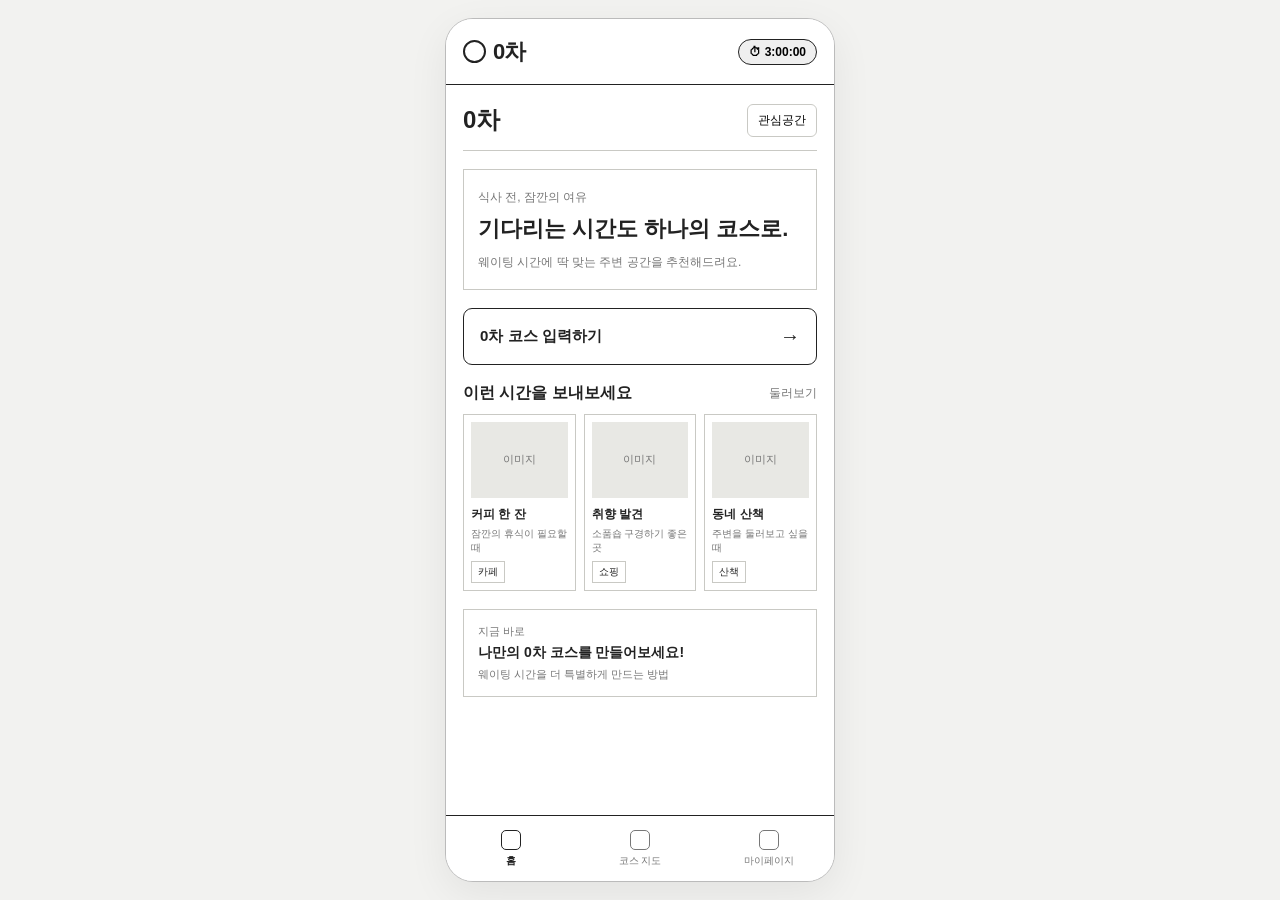
<file: pages/index_v0.3.html>
<!DOCTYPE html>
<html lang="ko">
<head>
<meta charset="UTF-8">
<meta name="viewport" content="width=device-width, initial-scale=1, viewport-fit=cover">
<title>0차 - 1~5번째 화면</title>
<style>
:root{--bg:#f2f2f0;--paper:#fff;--ink:#222;--sub:#777;--line:#c9c9c4;--fill:#e8e8e4;--acc:#2f5bd8;--accbg:#e6ecfc}
*{box-sizing:border-box}
html,body{margin:0;min-height:100%;font-family:-apple-system,BlinkMacSystemFont,"Noto Sans KR",Arial,sans-serif;color:var(--ink);background:var(--bg)}
body{display:flex;justify-content:center;height:100dvh;overflow:hidden}
.app{width:100%;max-width:390px;height:100dvh;min-height:0;background:var(--paper);display:flex;flex-direction:column;position:relative;overflow:hidden}
header{height:66px;flex:none;display:flex;justify-content:space-between;align-items:center;padding:0 17px;border-bottom:1.5px solid var(--ink);background:var(--paper)}
.logo{display:flex;align-items:center;gap:7px;font-size:22px;font-weight:800;letter-spacing:-1px}
.logo-mark{width:23px;height:23px;border:2px solid var(--ink);border-radius:50%;display:inline-block}
.timer{border:1.5px solid var(--ink);border-radius:99px;padding:5px 10px;font-size:12px;font-weight:700;font-variant-numeric:tabular-nums;white-space:nowrap}
main{padding:22px 17px 16px;display:flex;flex:1;flex-direction:column;gap:14px}
h1{font-size:19px;line-height:1.45;margin:0;font-weight:800;letter-spacing:-.6px}
.sub{font-size:12px;color:var(--sub);margin-top:-7px}
.field{border:1.5px solid var(--ink);padding:12px;border-radius:9px;background:var(--paper)}
.label{font-size:11px;color:var(--sub);margin-bottom:6px}
.location-input{width:100%;border:0;outline:0;font:inherit;font-size:14px;background:transparent;color:var(--ink)}
.location-input::placeholder{color:#777}
.location-search-row{gap:6px}
.location-search-button{flex:none;border:1px solid var(--ink);border-radius:7px;background:var(--ink);color:#fff;padding:7px 10px;font-size:12px;font-weight:700}
.location-help{font-size:10px;color:var(--sub);margin-top:7px;line-height:1.4}
.restaurant-results{display:flex;flex-direction:column;gap:5px;margin-top:9px;max-height:150px;overflow:auto}
.restaurant-result{width:100%;text-align:left;border:1px solid var(--line);border-radius:7px;background:#fff;padding:9px;font-size:12px;color:var(--ink)}
.restaurant-result strong{display:block;font-size:12px;margin-bottom:3px}
.restaurant-result span{display:block;color:var(--sub);font-size:10px;line-height:1.4}
.selected-restaurant{margin-top:8px;padding:8px;background:var(--accbg);border-radius:7px;font-size:11px;line-height:1.4;color:var(--ink)}
.time-row{display:flex;align-items:center;justify-content:space-between;gap:8px}
.step{width:34px;height:34px;border:1.5px solid var(--ink);border-radius:8px;background:var(--paper);font-size:20px;cursor:pointer}
.time-value{font-size:20px;font-weight:800;letter-spacing:-.5px}
.chips{display:flex;gap:6px;flex-wrap:wrap;margin-top:10px}
.chip{border:1.2px solid var(--line);border-radius:99px;padding:6px 10px;background:var(--paper);font-size:12px;cursor:pointer;color:var(--ink)}
.chip.active{background:var(--acc);border-color:var(--acc);color:#fff}
.previous{display:flex;justify-content:space-between;align-items:center;cursor:pointer}
.primary{width:100%;border:1.5px solid var(--ink);background:var(--ink);color:#fff;border-radius:9px;padding:15px 12px;font-size:14px;font-weight:700;cursor:pointer}
main.home-main{justify-content:center;}
main.home-main .primary{margin-top:0}
main.home-main h1, main.home-main .sub{text-align:center}
.nav{height:66px;min-height:66px;flex:0 0 66px;border-top:1.5px solid var(--ink);display:flex;justify-content:space-around;align-items:center;background:var(--paper);padding-bottom:env(safe-area-inset-bottom);z-index:2}
.nav button{border:0;background:transparent;color:var(--sub);font-size:10px;display:flex;flex-direction:column;align-items:center;gap:3px;cursor:pointer;min-width:54px;padding:0}
.nav .symbol{display:none}
.nav button:before{content:"";display:block;width:18px;height:18px;border:1.5px solid currentColor;border-radius:5px;margin:0 auto 1px}
.nav button.active{color:var(--ink);font-weight:800}
.screen{display:none;flex:1;min-height:0;flex-direction:column}
.screen.show{display:flex}
/* 6~8번 화면은 iframe 안에 표시하므로 부모 화면 높이에 맞춤 */
.screen.external-screen{padding:0;overflow:hidden}
.screen.external-screen iframe{display:block;width:100%;height:100%;min-height:0;flex:1;border:0;background:#fff}
.list-main{padding-top:15px;gap:12px;overflow-y:auto;padding-bottom:18px}
.searchbox{display:flex;gap:8px;align-items:center}
.searchbox input{min-width:0;flex:1;border:0;outline:0;font:inherit;font-size:13px;background:transparent}
.results-row{display:flex;justify-content:space-between;align-items:center;font-size:12px;color:var(--sub)}
.small-actions{display:flex;gap:6px}
.small-btn{border:1.2px solid var(--line);border-radius:8px;padding:7px 9px;background:var(--paper);font-size:11px;color:var(--ink);cursor:pointer}
.place-list{display:flex;flex-direction:column;gap:10px}
.place-card{display:grid;grid-template-columns:76px minmax(0,1fr) 24px;gap:10px;align-items:center;border:1.5px solid var(--ink);border-radius:9px;padding:9px;cursor:pointer;background:#fff}
.place-img{height:78px;border:1px solid var(--line);border-radius:6px;background:repeating-linear-gradient(135deg,#e4e4e1 0,#e4e4e1 8px,#f5f5f2 8px,#f5f5f2 16px);display:flex;align-items:center;justify-content:center;color:#777;font-size:10px}
.place-name{font-size:13px;font-weight:800;margin-bottom:4px}
.place-kind{font-size:11px;color:var(--sub);margin-bottom:6px}
.tags{display:flex;gap:4px;flex-wrap:wrap}
.tag{font-size:10px;background:var(--fill);border-radius:5px;padding:4px 5px;white-space:nowrap}
.tag.good{background:var(--accbg);color:var(--acc)}
.tag.tight{background:#f0f0ee;color:#777}
.heart{border:0;background:transparent;font-size:20px;cursor:pointer;color:#777;padding:0}
.heart.saved{color:var(--acc)}
.empty{font-size:12px;color:var(--sub);text-align:center;padding:24px 10px}
.toast{position:fixed;left:50%;bottom:82px;transform:translateX(-50%);background:#222;color:#fff;border-radius:8px;padding:10px 14px;font-size:12px;display:none;z-index:5;white-space:nowrap}
.toast.show{display:block}
.modal-bg{display:none;position:absolute;inset:0;background:#0005;z-index:3;align-items:flex-end}
.modal-bg.open{display:flex}
.sheet{width:100%;background:var(--paper);border-top:2px solid var(--ink);border-radius:18px 18px 0 0;padding:18px 17px 22px;display:flex;flex-direction:column;gap:14px}
.sheet-title{font-size:15px;font-weight:800;display:flex;justify-content:space-between}
.sheet-section{display:flex;flex-direction:column;gap:8px}
.sheet-label{font-size:12px;font-weight:700}
.sheet .chips{margin-top:0}
.sheet .chip{padding:8px 10px}
.sheet .primary{margin-top:2px}
 
.detail-main{padding:10px 17px 16px;display:flex;flex:1;min-height:0;flex-direction:column;gap:12px}
.detail-image{height:140px;flex:none;border:1.5px solid var(--line);border-radius:8px;background:linear-gradient(to top right,transparent calc(50% - 1px),var(--line) 50%,transparent calc(50% + 1px)),linear-gradient(to bottom right,transparent calc(50% - 1px),var(--line) 50%,transparent calc(50% + 1px))}
.detail-title-row{display:flex;align-items:center;justify-content:space-between;gap:10px}
.detail-title-row h1{font-size:17px}
.detail-title-row .place-kind{margin-top:3px;margin-bottom:0}
.detail-info{display:flex;flex-direction:column;gap:13px}
.detail-line{display:flex;justify-content:space-between;align-items:center;gap:12px;font-size:12px}
.detail-line span{color:var(--sub);white-space:nowrap}
.detail-line strong{font-size:12px;text-align:right}
.detail-actions{display:flex;gap:8px;margin-top:auto}
.secondary-action{flex:1;border:1.5px solid var(--ink);border-radius:9px;background:var(--paper);padding:12px 6px;font-size:12px;font-weight:700;white-space:nowrap}
.detail-actions .primary{flex:1;padding:12px 6px;font-size:12px;white-space:nowrap}
.map-screen{min-height:0;overflow:hidden}
.map-main{padding:0;gap:0;min-height:0;overflow:hidden}
.map-canvas{position:relative;flex:1;min-height:0;overflow:hidden;background-color:var(--fill);background-image:linear-gradient(var(--line) 1px,transparent 1px),linear-gradient(90deg,var(--line) 1px,transparent 1px);background-size:36px 36px}
.map-canvas svg{position:absolute;inset:0;width:100%;height:100%}
.map-pin{position:absolute;padding:3px 8px;border-radius:99px;background:var(--ink);color:var(--paper);font-size:11px;font-weight:700;white-space:nowrap;z-index:1}
.map-pin.dest{background:var(--acc);color:#fff}
.course-summary{flex:none;background:var(--paper);border-top:2px solid var(--ink);padding:12px 16px 10px;display:flex;flex-direction:column;gap:7px}
.course-summary-title{display:flex;justify-content:space-between;align-items:center;font-size:15px;font-weight:800}
.course-summary-info{display:flex;justify-content:space-between;align-items:center;gap:8px;font-size:11px;color:var(--sub)}
.course-actions{display:flex;gap:8px}
.course-actions button{flex:1;border:1.5px solid var(--ink);border-radius:8px;background:var(--paper);padding:9px 5px;font-size:12px;font-weight:700;white-space:nowrap}
.course-actions button.primary{background:var(--ink);color:#fff}

/* 지도 네비게이션: 첨부된 모바일 지도 화면 스타일 */
.app.map-active > header{display:none}
.app.map-active .nav{height:58px;min-height:58px;flex-basis:58px;border-top:1px solid #e5e7eb}
.app.map-active .nav button:before{width:17px;height:17px;border-radius:50%;border-color:#9ca3af}
.app.map-active .nav button.active{color:#3868e8}
.reference-map-main{padding:0!important;gap:0;overflow:hidden;min-height:0}
.reference-map{position:relative;flex:1;min-height:0;overflow:hidden;background:#edf1e9;color:#222}
.map-top-content{position:absolute;z-index:5;top:0;left:0;right:0;padding:22px 13px 8px;background:linear-gradient(180deg,rgba(247,249,245,.98),rgba(247,249,245,.94) 80%,rgba(247,249,245,0))}
.map-greeting{display:flex;flex-direction:column;font-size:11px;color:#525b61;gap:2px;margin-bottom:10px;padding-left:2px}
.map-greeting strong{font-size:17px;letter-spacing:-.5px;color:#1e293b}
.map-live-dot{position:absolute;right:15px;top:27px;width:7px;height:7px;border-radius:50%;background:#2f68ee;box-shadow:0 0 0 4px #dbe7ff}
.map-search{height:39px;background:#fff;border:1px solid #e5e7eb;border-radius:13px;display:flex;align-items:center;gap:8px;padding:0 12px;box-shadow:0 3px 12px #24304712}
.map-search>span{font-size:23px;color:#687386;line-height:1}
.map-search input{border:0;outline:0;min-width:0;flex:1;font:inherit;font-size:11px;background:transparent;color:#1f2937}
.map-search button{border:0;background:transparent;font-size:18px;color:#8b93a0;padding:0 2px}
.map-categories{display:flex;gap:5px;overflow-x:auto;padding:8px 0 3px;scrollbar-width:none}
.map-categories::-webkit-scrollbar{display:none}
.map-categories button{flex:none;border:1px solid #e1e5ec;border-radius:99px;padding:6px 10px;background:#fff;color:#4b5563;font-size:10px;box-shadow:0 1px 4px #00000008}
.map-categories button.selected{background:#416cf0;color:#fff;border-color:#416cf0}
.street-map{position:absolute;inset:0;background-color:#f2f3ed;background-image:linear-gradient(23deg,transparent 48%,#d9dfd8 49%,#d9dfd8 50%,transparent 51%),linear-gradient(115deg,transparent 46%,#fff 47%,#fff 50%,transparent 51%);background-size:118px 104px,146px 133px}
.map-road{position:absolute;background:#fff;border:1px solid #e5e8e1;border-radius:20px;box-shadow:0 0 0 1px #ffffff7a}
.road-a{width:150%;height:13px;left:-20%;top:42%;transform:rotate(-22deg)}.road-b{width:130%;height:10px;left:-8%;top:60%;transform:rotate(28deg)}.road-c{width:9px;height:110%;left:32%;top:-5%;transform:rotate(17deg)}.road-d{width:11px;height:100%;left:67%;top:8%;transform:rotate(-28deg)}.road-e{width:130%;height:8px;left:-10%;top:73%;transform:rotate(-8deg)}.road-f{width:95%;height:7px;left:10%;top:31%;transform:rotate(42deg)}.road-g{width:7px;height:80%;left:49%;top:21%;transform:rotate(44deg)}.road-h{width:80%;height:7px;left:20%;top:52%;transform:rotate(70deg)}.road-i{width:75%;height:6px;left:-6%;top:50%;transform:rotate(67deg)}.road-j{width:95%;height:7px;left:22%;top:84%;transform:rotate(-35deg)}
.map-park{position:absolute;background:#dcebd7;border-radius:40% 60% 55% 45%;opacity:.95}.park-one{width:70px;height:48px;left:5%;top:42%;font-size:8px;color:#75936f;display:flex;align-items:center;justify-content:center;transform:rotate(-18deg)}.park-two{width:43px;height:65px;right:9%;top:31%;transform:rotate(22deg)}
.map-label{position:absolute;color:#9aa39b;font-size:8px;letter-spacing:.5px;transform:rotate(-20deg)}.label-one{left:10%;top:36%}.label-two{right:10%;top:53%;transform:rotate(28deg)}.label-three{left:38%;top:49%;transform:rotate(12deg)}
.map-location-dot{position:absolute;z-index:2;left:50%;top:52%;transform:translate(-50%,-50%);width:40px;height:40px;border:0;border-radius:50%;background:#4b7cf533;display:grid;place-items:center}
.map-location-dot span{width:13px;height:13px;background:#3d73f4;border:3px solid #fff;border-radius:50%;box-shadow:0 1px 5px #3558a5aa}
.map-current-label{position:absolute;z-index:2;left:50%;top:calc(52% + 25px);transform:translateX(-50%);background:#2d5fe5;color:#fff;border-radius:5px;padding:4px 8px;font-size:9px;font-weight:700;white-space:nowrap;box-shadow:0 2px 6px #0002}
.map-place-pin{position:absolute;z-index:2;width:25px;height:25px;border:2px solid #fff;border-radius:50% 50% 50% 4px;transform:rotate(-45deg);background:#4c7bf0;color:#fff;box-shadow:0 2px 5px #0002;display:grid;place-items:center;padding:0}
.map-place-pin span{transform:rotate(45deg);font-size:11px}.pin-one{left:24%;top:39%}.pin-two{right:23%;top:34%;background:#f39b42}.pin-three{left:13%;top:60%;background:#45b99a}.pin-four{right:12%;top:61%;background:#8875e8}.pin-five{left:70%;top:47%;background:#f39b42}
.nearby-panel{position:absolute;z-index:4;left:0;right:0;bottom:0;background:rgba(255,255,255,.98);border-radius:17px 17px 0 0;padding:13px 11px 9px;box-shadow:0 -5px 20px #24304712;max-height:47%;display:flex;flex-direction:column;gap:8px}
.nearby-heading{display:flex;align-items:center;justify-content:space-between;gap:8px}.nearby-heading>div{display:flex;flex-direction:column;gap:2px}.nearby-heading strong{font-size:12px;letter-spacing:-.3px}.nearby-heading span{font-size:9px;color:#89909a}.nearby-heading button{border:0;background:transparent;color:#7d8797;font-size:10px;padding:4px}
.nearby-list{display:flex;flex-direction:column;gap:6px;overflow-y:auto;min-height:0}.nearby-card{display:grid;grid-template-columns:62px minmax(0,1fr) 22px;gap:8px;align-items:center;padding:5px;border:1px solid #edf0f4;border-radius:10px;background:#fff;min-height:62px}.nearby-photo{height:51px;border-radius:7px;display:grid;place-items:center;font-size:23px;color:#fff}.photo-cafe{background:linear-gradient(135deg,#d4b08a,#805d43)}.photo-shop{background:linear-gradient(135deg,#d8c6a7,#7d8e83)}.photo-book{background:linear-gradient(135deg,#c7b8a7,#796b60)}.nearby-info{display:flex;flex-direction:column;gap:2px;min-width:0}.nearby-info strong{font-size:10px;white-space:nowrap;overflow:hidden;text-overflow:ellipsis}.nearby-info span{font-size:9px;color:#727b88;white-space:nowrap;overflow:hidden;text-overflow:ellipsis}.nearby-info small{font-size:8px;color:#5274d8;white-space:nowrap;overflow:hidden;text-overflow:ellipsis}.nearby-fav{border:0;background:transparent;font-size:19px;color:#8b94a3;padding:0}.nearby-fav.saved{color:#416cf0}
@media(max-height:700px){.map-top-content{padding-top:12px}.nearby-panel{max-height:43%}.map-greeting{margin-bottom:6px}.map-greeting strong{font-size:15px}.map-categories{padding-top:6px}}

@media(min-width:500px){body{padding:18px 0;height:100dvh}.app{min-height:0;height:calc(100dvh - 36px);border:1.5px solid #bbb;border-radius:28px;box-shadow:0 12px 40px #0001}.modal-bg{border-radius:28px}}

 .app.brand-home-active > header{display:flex}
.home-skeleton{overflow-y:auto;gap:18px;padding:18px 17px 24px}
.home-brand{display:flex;align-items:center;justify-content:space-between;border-bottom:1px solid var(--line);padding-bottom:12px}
.home-brand h1{font-size:24px;margin:0}
.home-brand button{border:1px solid var(--line);border-radius:6px;background:#fff;padding:7px 10px;font-size:12px}
.home-intro{border:1px solid var(--line);padding:18px 14px;display:flex;flex-direction:column;gap:8px}
.home-intro p{margin:0;color:var(--sub);font-size:12px;line-height:1.5}
.home-intro h2{font-size:22px;line-height:1.4;margin:0}
.course-cta{display:flex;justify-content:space-between;align-items:center;width:100%;border:1.5px solid var(--ink);border-radius:9px;background:#fff;color:var(--ink);padding:16px;font-size:15px;font-weight:700;cursor:pointer}
.course-cta span{font-size:20px}
.home-ideas{display:flex;flex-direction:column;gap:10px}
.home-section-title{display:flex;align-items:center;justify-content:space-between;gap:8px}
.home-section-title h2{font-size:16px;margin:0}
.home-section-title span{font-size:12px;color:var(--sub)}
.home-idea-grid{display:grid;grid-template-columns:repeat(3,minmax(0,1fr));gap:8px}
.home-idea{border:1px solid var(--line);padding:7px;min-width:0}
.home-idea .placeholder{height:76px;background:var(--fill);display:flex;align-items:center;justify-content:center;color:var(--sub);font-size:11px}
.home-idea h3{font-size:12px;margin:8px 0 4px}
.home-idea p{font-size:10px;line-height:1.4;color:var(--sub);margin:0;min-height:28px}
.home-idea>span{display:inline-block;font-size:10px;border:1px solid var(--line);padding:3px 6px;margin-top:6px}
.home-promo{border:1px solid var(--line);padding:14px;display:flex;flex-direction:column;gap:5px}
.home-promo p{font-size:11px;color:var(--sub);margin:0}
.home-promo h2{font-size:14px;margin:0}
.input-screen{overflow-y:auto}
@media(max-height:740px){.brand-home .brand-inner{gap:15px;padding-top:12px}.brand-home .hero{min-height:245px}.brand-home .idea-photo{height:78px}.brand-home .hero h1{font-size:26px}}

</style>
</head>
<body>
<div class="app">
  <header>
    <div class="logo"><span class="logo-mark"></span>0차</div>
    <button class="timer" id="timer" aria-label="남은 웨이팅 시간 수정">⏱ <span id="timerText">3:00:00</span></button>
  </header>

  <section class="screen show" id="homeScreen">
    <main class="home-skeleton">
      <div class="home-brand"><h1>0차</h1><button id="homeBookmark" type="button" aria-label="관심공간으로 이동">관심공간</button></div>
      <section class="home-intro">
        <p>식사 전, 잠깐의 여유</p>
        <h2>기다리는 시간도 하나의 코스로.</h2>
        <p>웨이팅 시간에 딱 맞는 주변 공간을 추천해드려요.</p>
      </section>
      <button class="course-cta" id="startCourseInput" type="button">0차 코스 입력하기 <span aria-hidden="true">→</span></button>
      <section class="home-ideas">
        <div class="home-section-title"><h2>이런 시간을 보내보세요</h2><span>둘러보기</span></div>
        <div class="home-idea-grid">
          <article class="home-idea"><div class="placeholder">이미지</div><h3>커피 한 잔</h3><p>잠깐의 휴식이 필요할 때</p><span>카페</span></article>
          <article class="home-idea"><div class="placeholder">이미지</div><h3>취향 발견</h3><p>소품숍 구경하기 좋은 곳</p><span>쇼핑</span></article>
          <article class="home-idea"><div class="placeholder">이미지</div><h3>동네 산책</h3><p>주변을 둘러보고 싶을 때</p><span>산책</span></article>
        </div>
      </section>
      <section class="home-promo"><p>지금 바로</p><h2>나만의 0차 코스를 만들어보세요!</h2><p>웨이팅 시간을 더 특별하게 만드는 방법</p></section>
    </main>
  </section>
  <section class="screen" id="inputScreen">
    <main class="home-main input-screen">
      <h1>본격적인 식사 전,<br>기다리는 동안의 첫 번째 코스</h1>
      <div class="sub">웨이팅 시간을 알차게 보내는 주변 공간 추천</div>
      <div class="field location-field">
        <div class="label">식당 검색</div>
        <div class="searchbox location-search-row">📍 <input id="locationInput" class="location-input" placeholder="식당 이름 검색 (예: 성수동 식당)" autocomplete="off" aria-label="식당 이름 검색"><button id="searchRestaurant" class="location-search-button" type="button">검색</button></div>
        <div class="location-help">검색 결과에서 정확한 식당명과 주소를 선택해 주세요.</div>
        <div id="restaurantResults" class="restaurant-results" role="listbox" aria-label="식당 검색 결과" hidden></div>
        <div id="selectedRestaurant" class="selected-restaurant" aria-live="polite" hidden></div>
      </div>
      <div class="field">
        <div class="label">남은 웨이팅 시간</div>
        <div class="time-row">
          <button class="step" id="minusTime" aria-label="시간 줄이기">−</button>
          <div class="time-value" id="timeValue">3시간 00분</div>
          <button class="step" id="plusTime" aria-label="시간 늘리기">+</button>
        </div>
        <div class="chips" id="timeChips">
          <button class="chip" data-minutes="30">30분</button>
          <button class="chip" data-minutes="60">1시간</button>
          <button class="chip" data-minutes="120">2시간</button>
          <button class="chip active" data-minutes="180">3시간</button>
        </div>
      </div>
      <div class="field previous" id="loadPrevious"><span>이전 웨이팅 불러오기</span><span>›</span></div>
      <button class="primary" id="findPlaces">주변 공간 찾기　→</button>
    </main>
  </section>

  <section class="screen" id="listScreen">
    <main class="list-main">
      <div class="field searchbox">🔍 <input id="placeSearch" placeholder="지역·장소 검색"></div>
      <div class="chips" id="selectedCategoryChips">
        <button class="chip active" data-remove-category="카페">카페 ✕</button>
        <button class="chip active" data-remove-category="소품샵">소품샵 ✕</button>
      </div>
      <div class="results-row">
        <span id="resultCount">결과 6건</span>
        <div class="small-actions">
          <button class="small-btn" id="sortButton">거리순 ▾</button>
          <button class="small-btn" id="filterButton">필터 ⚙</button>
        </div>
      </div>
      <div class="place-list" id="placeList"></div>
    </main>
  </section>

  <section class="screen" id="detailScreen">
    <main class="detail-main">
      <div class="detail-image" aria-label="공간 대표 이미지"></div>
      <div class="detail-title-row">
        <div><h1 id="detailName">카페 모리</h1><div class="place-kind" id="detailCategory">카페</div></div>
        <span class="tag good" id="detailTimeTag">여유 1시간</span>
      </div>
      <div class="field detail-info">
        <div class="detail-line"><span>주소</span><strong>서울 성동구 …</strong></div>
        <div class="detail-line"><span>영업시간</span><strong>00:00–00:00</strong></div>
        <div class="detail-line"><span>이동거리</span><strong id="detailDistance">480m</strong></div>
        <div class="detail-line"><span>예상 이동시간</span><strong id="detailWalk">도보 6분</strong></div>
        <div class="detail-line"><span>추천 체류시간</span><strong id="detailStay">90분</strong></div>
      </div>
      <div class="detail-actions">
        <button class="secondary-action" id="saveDetail">♡ 관심공간 저장</button>
        <button class="primary" id="addToCourse">＋ 0차 공간 추가</button>
      </div>
    </main>
  </section>

  <section class="screen map-screen" id="mapScreen">
    <main class="map-main reference-map-main">
      <div class="reference-map" id="mapCanvas" aria-label="주변 추천 공간 지도">
        <div class="map-top-content">
          <div class="map-greeting"><span class="map-live-dot"></span><span>지금, 여기서</span><strong>이번 웨이팅 동안 뭐 할까요?</strong></div>
          <div class="map-search"><span>⌕</span><input id="mapPlaceSearch" placeholder="장소 이름을 검색해보세요" aria-label="지도에서 장소 검색"><button id="mapSearchClear" type="button" aria-label="검색어 지우기">×</button></div>
          <div class="map-categories" id="mapCategories">
            <button class="selected" data-map-category="전체">전체</button><button data-map-category="카페">카페</button><button data-map-category="맛집">맛집</button><button data-map-category="쇼핑">쇼핑</button><button data-map-category="서점">서점</button><button data-map-category="전시·팝업">전시</button><button data-map-category="편의시설">편의</button>
          </div>
        </div>
        <div class="street-map" aria-hidden="true">
          <div class="map-park park-one">서울숲</div><div class="map-park park-two"></div>
          <div class="map-road road-a"></div><div class="map-road road-b"></div><div class="map-road road-c"></div><div class="map-road road-d"></div><div class="map-road road-e"></div><div class="map-road road-f"></div><div class="map-road road-g"></div><div class="map-road road-h"></div><div class="map-road road-i"></div><div class="map-road road-j"></div>
          <span class="map-label label-one">성수이로</span><span class="map-label label-two">연무장길</span><span class="map-label label-three">카페거리</span>
        </div>
        <button class="map-location-dot" id="mapMyLocation" aria-label="현재 위치로 이동"><span></span></button>
        <button class="map-place-pin pin-one" data-map-place="카페 모리"><span>☕</span></button><button class="map-place-pin pin-two" data-map-place="오로라 카페"><span>☕</span></button><button class="map-place-pin pin-three" data-map-place="소품샵 담"><span>⌂</span></button><button class="map-place-pin pin-four" data-map-place="연무장 서점"><span>▤</span></button><button class="map-place-pin pin-five" data-map-place="편집숍 성수"><span>◇</span></button>
        <div class="map-current-label">현재 위치</div>
        <div class="nearby-panel">
          <div class="nearby-heading"><div><strong>지금 가기 좋은 공간</strong><span>웨이팅 시간에 맞춘 추천</span></div><button id="mapSeeAll" type="button">더보기 ›</button></div>
          <div class="nearby-list" id="mapNearbyList">
            <article class="nearby-card" data-category="카페" data-name="오로라 카페"><div class="nearby-photo photo-cafe">☕</div><div class="nearby-info"><strong>오로라 카페</strong><span>카페 · 도보 5분 · 550m</span><small>추천 체류시간 40분 · 여유 1시간 30분</small></div><button class="nearby-fav" aria-label="오로라 카페 관심공간 저장" data-map-fav="오로라 카페">♡</button></article>
            <article class="nearby-card" data-category="쇼핑" data-name="편집숍 성수"><div class="nearby-photo photo-shop">◇</div><div class="nearby-info"><strong>편집숍 성수</strong><span>쇼핑 · 도보 8분 · 700m</span><small>추천 체류시간 30분 · 여유 1시간 10분</small></div><button class="nearby-fav" aria-label="편집숍 성수 관심공간 저장" data-map-fav="편집숍 성수">♡</button></article>
            <article class="nearby-card" data-category="서점" data-name="연무장 서점"><div class="nearby-photo photo-book">▤</div><div class="nearby-info"><strong>연무장 서점</strong><span>서점 · 도보 6분 · 430m</span><small>추천 체류시간 25분 · 여유 1시간 20분</small></div><button class="nearby-fav" aria-label="연무장 서점 관심공간 저장" data-map-fav="연무장 서점">♡</button></article>
          </div>
        </div>
      </div>
    </main>
  </section>

  <section class="screen external-screen" id="favoritesScreen">
    <iframe title="6번 관심공간 화면" srcdoc="&lt;!DOCTYPE html&gt;
&lt;html lang=&quot;ko&quot;&gt;
&lt;head&gt;
&lt;meta charset=&quot;UTF-8&quot;&gt;
&lt;meta name=&quot;viewport&quot; content=&quot;width=device-width, initial-scale=1, viewport-fit=cover&quot;&gt;
&lt;title&gt;0차 · 6번 관심공간&lt;/title&gt;
&lt;style&gt;
:root{--bg:#f2f2f0;--paper:#fff;--ink:#222;--sub:#777;--line:#d1d1cd;--fill:#e8e8e4;--acc:#2f5bd8;--accbg:#e6ecfc;--good:#20734b;--warn:#a85a16}
*{box-sizing:border-box}
body{margin:0;background:#e8e8e5;color:var(--ink);font-family:-apple-system,BlinkMacSystemFont,&quot;Noto Sans KR&quot;,&quot;Malgun Gothic&quot;,sans-serif;line-height:1.5}
button{font:inherit;cursor:pointer}
.app{width:100%;max-width:430px;min-height:100dvh;margin:0 auto;background:var(--paper);display:flex;flex-direction:column;position:relative;box-shadow:0 0 30px #0000000b;padding-top:env(safe-area-inset-top);padding-bottom:env(safe-area-inset-bottom)}
.header{display:flex;justify-content:space-between;align-items:center;padding:15px 18px 13px;border-bottom:1px solid var(--line);background:var(--paper)}
.brand{font-size:22px;font-weight:850;letter-spacing:-1px;display:flex;gap:8px;align-items:center}
.brand-mark{width:23px;height:23px;border:2px solid var(--ink);border-radius:50%;display:inline-block}
.timer{border:1.5px solid var(--ink);border-radius:99px;padding:5px 11px;font-size:12px;font-weight:750;font-variant-numeric:tabular-nums}
main{padding:20px 17px 24px;flex:1;overflow:auto}
.heading-row{display:flex;justify-content:space-between;align-items:center;gap:12px;margin-bottom:5px}
h1{font-size:22px;letter-spacing:-.8px;margin:0;font-weight:850}
.count{font-size:12px;background:var(--accbg);color:var(--acc);font-weight:750;border-radius:99px;padding:5px 9px;white-space:nowrap}
.intro{color:var(--sub);font-size:12px;margin:0 0 18px}
.toolbar{display:flex;align-items:center;justify-content:space-between;margin-bottom:12px}
.toolbar-note{font-size:12px;color:var(--sub)}
.text-button{border:0;background:transparent;color:var(--ink);font-weight:700;font-size:12px;padding:6px 0;text-decoration:underline;text-underline-offset:3px}
.list{display:flex;flex-direction:column;gap:12px}
.place-card{border:1px solid var(--line);border-radius:14px;padding:11px;display:flex;gap:11px;align-items:stretch;background:#fff;transition:border-color .15s,background .15s}
.place-card.removing{opacity:.45}
.photo{width:86px;min-width:86px;height:98px;border-radius:9px;background:linear-gradient(145deg,#d9d9d4,#f2f2ef 48%,#c9c9c3);display:flex;align-items:center;justify-content:center;color:#888;font-size:11px;position:relative;overflow:hidden}
.photo:before,.photo:after{content:&quot;&quot;;position:absolute;width:130%;height:1px;background:#b5b5af;transform:rotate(42deg)}
.photo:after{transform:rotate(-42deg)}
.photo span{z-index:1;background:#ffffffa8;padding:2px 5px;border-radius:4px}
.info{flex:1;min-width:0;display:flex;flex-direction:column;align-items:flex-start}
.category{font-size:10px;color:var(--sub);margin:1px 0 3px}
.name{font-size:15px;font-weight:800;letter-spacing:-.3px;margin:0 0 4px;line-height:1.3}
.address{font-size:11px;color:var(--sub);margin-bottom:7px}
.tags{display:flex;flex-wrap:wrap;gap:5px;margin-top:auto}
.tag{font-size:10px;border-radius:5px;background:var(--accbg);color:var(--acc);padding:3px 6px;font-weight:700}
.tag.tight{background:#f7eadb;color:var(--warn)}
.heart{width:31px;height:31px;flex:none;border:1px solid var(--line);border-radius:9px;background:#fff;color:var(--acc);font-size:17px;display:flex;align-items:center;justify-content:center}
.heart.active{background:var(--ink);color:white;border-color:var(--ink)}
.card-actions{display:flex;justify-content:flex-end;gap:7px;margin-top:8px}
.small-btn{font-size:11px;font-weight:750;padding:7px 10px;border-radius:8px;border:1.3px solid var(--ink);background:#fff;color:var(--ink)}
.small-btn.primary{background:var(--ink);color:white}
.small-btn.added{background:var(--accbg);border-color:var(--acc);color:var(--acc)}
.empty{display:none;border:1px dashed var(--line);border-radius:14px;padding:30px 20px;text-align:center;color:var(--sub);font-size:13px}
.empty strong{display:block;color:var(--ink);font-size:15px;margin-bottom:6px}
.bottom-nav{display:flex;border-top:1.5px solid var(--ink);padding:8px 4px calc(8px + env(safe-area-inset-bottom));background:#fff;position:sticky;bottom:0}
.nav-item{flex:1;min-width:0;border:0;background:transparent;color:var(--sub);font-size:10px;display:flex;flex-direction:column;align-items:center;gap:3px;padding:3px 0}
.nav-icon{width:20px;height:20px;border:1.5px solid currentColor;border-radius:6px;display:flex;align-items:center;justify-content:center;font-size:12px;line-height:1}
.nav-item.active{color:var(--ink);font-weight:800}
.toast{position:fixed;bottom:85px;left:50%;transform:translate(-50%,12px);background:#222;color:#fff;border-radius:10px;padding:10px 14px;font-size:12px;opacity:0;pointer-events:none;transition:.2s;white-space:nowrap;z-index:10;max-width:90vw}
.toast.show{opacity:1;transform:translate(-50%,0)}
@media(min-width:600px){body{padding:24px 0}.app{min-height:850px;border-radius:28px;overflow:hidden;border:1px solid #d7d7d3}.bottom-nav{position:relative}}
&lt;/style&gt;
&lt;/head&gt;
&lt;body&gt;
&lt;div class=&quot;app&quot;&gt;
  &lt;span id=&quot;timer&quot; hidden&gt;2:36:40&lt;/span&gt;
  &lt;main&gt;
    &lt;div class=&quot;heading-row&quot;&gt;
      &lt;h1&gt;관심공간&lt;/h1&gt;
      &lt;span class=&quot;count&quot; id=&quot;count&quot;&gt;3곳 저장&lt;/span&gt;
    &lt;/div&gt;
    &lt;p class=&quot;intro&quot;&gt;마음에 드는 공간을 모아두고, 웨이팅 시간에 맞는 코스를 만들어 보세요.&lt;/p&gt;
    &lt;div class=&quot;toolbar&quot;&gt;
      &lt;span class=&quot;toolbar-note&quot; id=&quot;list-description&quot;&gt;현재 웨이팅 시간 기준 방문 가능 여부&lt;/span&gt;
      &lt;button class=&quot;text-button&quot; id=&quot;edit-toggle&quot; type=&quot;button&quot;&gt;편집&lt;/button&gt;
    &lt;/div&gt;
    &lt;section class=&quot;list&quot; id=&quot;place-list&quot; aria-label=&quot;저장한 관심공간&quot;&gt;
      &lt;article class=&quot;place-wrap&quot; data-id=&quot;cafe&quot;&gt;
        &lt;div class=&quot;place-card&quot;&gt;
          &lt;div class=&quot;photo&quot;&gt;&lt;span&gt;이미지&lt;/span&gt;&lt;/div&gt;
          &lt;div class=&quot;info&quot;&gt;
            &lt;div class=&quot;category&quot;&gt;카페&lt;/div&gt;
            &lt;h2 class=&quot;name&quot;&gt;카페 모리&lt;/h2&gt;
            &lt;div class=&quot;address&quot;&gt;서울 성동구 연무장길 18&lt;/div&gt;
            &lt;div class=&quot;tags&quot;&gt;&lt;span class=&quot;tag&quot;&gt;도보 6분&lt;/span&gt;&lt;span class=&quot;tag&quot;&gt;방문 가능&lt;/span&gt;&lt;/div&gt;
          &lt;/div&gt;
          &lt;button class=&quot;heart active&quot; type=&quot;button&quot; aria-label=&quot;카페 모리 관심공간 해제&quot; aria-pressed=&quot;true&quot;&gt;♥&lt;/button&gt;
        &lt;/div&gt;
        &lt;div class=&quot;card-actions&quot;&gt;&lt;button class=&quot;small-btn primary add-route&quot; type=&quot;button&quot;&gt;＋ 경로 추가&lt;/button&gt;&lt;button class=&quot;small-btn remove-btn&quot; type=&quot;button&quot; hidden&gt;저장 해제&lt;/button&gt;&lt;/div&gt;
      &lt;/article&gt;
      &lt;article class=&quot;place-wrap&quot; data-id=&quot;shop&quot;&gt;
        &lt;div class=&quot;place-card&quot;&gt;
          &lt;div class=&quot;photo&quot;&gt;&lt;span&gt;이미지&lt;/span&gt;&lt;/div&gt;
          &lt;div class=&quot;info&quot;&gt;
            &lt;div class=&quot;category&quot;&gt;소품샵&lt;/div&gt;
            &lt;h2 class=&quot;name&quot;&gt;소품샵 담&lt;/h2&gt;
            &lt;div class=&quot;address&quot;&gt;서울 성동구 서울숲길 22&lt;/div&gt;
            &lt;div class=&quot;tags&quot;&gt;&lt;span class=&quot;tag&quot;&gt;도보 9분&lt;/span&gt;&lt;span class=&quot;tag&quot;&gt;방문 가능&lt;/span&gt;&lt;/div&gt;
          &lt;/div&gt;
          &lt;button class=&quot;heart active&quot; type=&quot;button&quot; aria-label=&quot;소품샵 담 관심공간 해제&quot; aria-pressed=&quot;true&quot;&gt;♥&lt;/button&gt;
        &lt;/div&gt;
        &lt;div class=&quot;card-actions&quot;&gt;&lt;button class=&quot;small-btn primary add-route&quot; type=&quot;button&quot;&gt;＋ 경로 추가&lt;/button&gt;&lt;button class=&quot;small-btn remove-btn&quot; type=&quot;button&quot; hidden&gt;저장 해제&lt;/button&gt;&lt;/div&gt;
      &lt;/article&gt;
      &lt;article class=&quot;place-wrap&quot; data-id=&quot;store&quot;&gt;
        &lt;div class=&quot;place-card&quot;&gt;
          &lt;div class=&quot;photo&quot;&gt;&lt;span&gt;이미지&lt;/span&gt;&lt;/div&gt;
          &lt;div class=&quot;info&quot;&gt;
            &lt;div class=&quot;category&quot;&gt;쇼핑&lt;/div&gt;
            &lt;h2 class=&quot;name&quot;&gt;페이지 서점&lt;/h2&gt;
            &lt;div class=&quot;address&quot;&gt;서울 성동구 왕십리로 8길 10&lt;/div&gt;
            &lt;div class=&quot;tags&quot;&gt;&lt;span class=&quot;tag&quot;&gt;도보 15분&lt;/span&gt;&lt;span class=&quot;tag tight&quot;&gt;시간 부족 가능&lt;/span&gt;&lt;/div&gt;
          &lt;/div&gt;
          &lt;button class=&quot;heart active&quot; type=&quot;button&quot; aria-label=&quot;페이지 서점 관심공간 해제&quot; aria-pressed=&quot;true&quot;&gt;♥&lt;/button&gt;
        &lt;/div&gt;
        &lt;div class=&quot;card-actions&quot;&gt;&lt;button class=&quot;small-btn primary add-route&quot; type=&quot;button&quot;&gt;＋ 경로 추가&lt;/button&gt;&lt;button class=&quot;small-btn remove-btn&quot; type=&quot;button&quot; hidden&gt;저장 해제&lt;/button&gt;&lt;/div&gt;
      &lt;/article&gt;
    &lt;/section&gt;
    &lt;div class=&quot;empty&quot; id=&quot;empty-state&quot;&gt;&lt;strong&gt;아직 저장한 공간이 없어요&lt;/strong&gt;검색 화면에서 마음에 드는 공간의 하트를 눌러 저장해 보세요.&lt;/div&gt;
  &lt;/main&gt;
&lt;/div&gt;
&lt;div class=&quot;toast&quot; id=&quot;toast&quot; role=&quot;status&quot; aria-live=&quot;polite&quot;&gt;&lt;/div&gt;
&lt;script&gt;
const timerEl=document.getElementById(&#x27;timer&#x27;);
let remaining=2*3600+36*60+40;
function tick(){if(remaining&gt;0)remaining--;const h=Math.floor(remaining/3600),m=Math.floor((remaining%3600)/60),s=remaining%60;timerEl.textContent=`${h}:${String(m).padStart(2,&#x27;0&#x27;)}:${String(s).padStart(2,&#x27;0&#x27;)}`;}
setInterval(tick,1000);
const list=document.getElementById(&#x27;place-list&#x27;),count=document.getElementById(&#x27;count&#x27;),empty=document.getElementById(&#x27;empty-state&#x27;),edit=document.getElementById(&#x27;edit-toggle&#x27;);
let editing=false;
function updateCount(){const n=list.querySelectorAll(&#x27;.place-wrap&#x27;).length;count.textContent=`${n}곳 저장`;empty.style.display=n?&#x27;none&#x27;:&#x27;block&#x27;;list.style.display=n?&#x27;flex&#x27;:&#x27;none&#x27;;}
function showToast(message){const t=document.getElementById(&#x27;toast&#x27;);t.textContent=message;t.classList.add(&#x27;show&#x27;);clearTimeout(showToast.timeout);showToast.timeout=setTimeout(()=&gt;t.classList.remove(&#x27;show&#x27;),2100);}
edit.addEventListener(&#x27;click&#x27;,()=&gt;{editing=!editing;edit.textContent=editing?&#x27;완료&#x27;:&#x27;편집&#x27;;document.querySelectorAll(&#x27;.remove-btn&#x27;).forEach(b=&gt;b.hidden=!editing);document.querySelectorAll(&#x27;.add-route&#x27;).forEach(b=&gt;b.hidden=editing);});
document.querySelectorAll(&#x27;.heart&#x27;).forEach(btn=&gt;btn.addEventListener(&#x27;click&#x27;,()=&gt;{const card=btn.closest(&#x27;.place-wrap&#x27;);card.remove();updateCount();showToast(&#x27;관심공간에서 삭제했어요.&#x27;);}));
document.querySelectorAll(&#x27;.remove-btn&#x27;).forEach(btn=&gt;btn.addEventListener(&#x27;click&#x27;,()=&gt;{btn.closest(&#x27;.place-wrap&#x27;).remove();updateCount();showToast(&#x27;관심공간에서 삭제했어요.&#x27;);}));
document.querySelectorAll(&#x27;.add-route&#x27;).forEach(btn=&gt;btn.addEventListener(&#x27;click&#x27;,()=&gt;{if(btn.classList.contains(&#x27;added&#x27;)){showToast(&#x27;이미 오늘의 코스에 추가된 공간이에요.&#x27;);return;}btn.classList.add(&#x27;added&#x27;);btn.textContent=&#x27;✓ 추가됨&#x27;;showToast(&#x27;오늘의 코스에 공간을 추가했어요.&#x27;);}));
document.querySelectorAll(&#x27;.nav-item&#x27;).forEach(btn=&gt;btn.addEventListener(&#x27;click&#x27;,()=&gt;{const label=btn.dataset.nav;if(label===&#x27;관심공간&#x27;)return;showToast(`${label} 화면은 다른 페이지와 연결하면 이동할 수 있어요.`);}));
updateCount();
&lt;/script&gt;

&lt;script&gt;
(function(){
  const map = {&#x27;홈&#x27;:&#x27;home&#x27;,&#x27;검색&#x27;:&#x27;list&#x27;,&#x27;지도&#x27;:&#x27;map&#x27;,&#x27;관심공간&#x27;:&#x27;favorites&#x27;,&#x27;마이페이지&#x27;:&#x27;mypage&#x27;};
  document.addEventListener(&#x27;click&#x27;, function(e){
    const btn = e.target.closest(&#x27;nav button, .nav-item&#x27;);
    if (!btn) return;
    const label = (btn.dataset.tab || btn.dataset.nav || btn.textContent || &#x27;&#x27;).trim();
    const target = map[label];
    if (!target) return;
    e.preventDefault();
    e.stopImmediatePropagation();
    parent.postMessage({type:&#x27;0cha-navigation&#x27;, screen:target}, &#x27;*&#x27;);
  }, true);
})();
&lt;/script&gt;

&lt;/body&gt;
&lt;/html&gt;"></iframe>
  </section>

  <section class="screen external-screen" id="mypageScreen">
    <iframe title="7번 마이페이지 화면" srcdoc="&lt;!DOCTYPE html&gt;
&lt;html lang=&quot;ko&quot;&gt;
&lt;head&gt;
&lt;meta charset=&quot;UTF-8&quot;&gt;
&lt;meta name=&quot;viewport&quot; content=&quot;width=device-width, initial-scale=1, viewport-fit=cover&quot;&gt;
&lt;meta name=&quot;theme-color&quot; content=&quot;#f5f5f2&quot;&gt;
&lt;title&gt;0차 | 마이페이지&lt;/title&gt;
&lt;style&gt;
:root{--bg:#f5f5f2;--paper:#fff;--ink:#20211f;--sub:#777970;--line:#dedfd8;--soft:#f0f1ec;--blue:#315bd7;--blue-soft:#eaf0ff;--green:#21734c;--green-soft:#e7f5ec}
*{box-sizing:border-box}
html,body{margin:0;min-height:100%;font-family:-apple-system,BlinkMacSystemFont,&quot;Apple SD Gothic Neo&quot;,&quot;Noto Sans KR&quot;,sans-serif;background:var(--bg);color:var(--ink)}
body{display:flex;justify-content:center}
button{font:inherit;cursor:pointer}
.app{width:100%;max-width:430px;min-height:100dvh;background:var(--paper);display:flex;flex-direction:column;position:relative;box-shadow:0 0 28px #0000000b}
.status{height:env(safe-area-inset-top, 0px);min-height:0;background:var(--paper)}
header{padding:13px 20px 14px;border-bottom:1px solid var(--line);display:flex;align-items:center;justify-content:space-between;gap:12px}
.brand{display:flex;align-items:center;gap:9px;font-weight:800;font-size:20px;letter-spacing:-.6px}
.brand-mark{width:25px;height:25px;border:2px solid var(--ink);border-radius:50%;display:inline-block;position:relative}
.brand-mark:after{content:&quot;&quot;;position:absolute;width:7px;height:7px;background:var(--ink);border-radius:50%;right:-2px;bottom:-1px}
.timer{font-size:12px;font-weight:700;border:1px solid var(--line);border-radius:99px;padding:7px 10px;white-space:nowrap;font-variant-numeric:tabular-nums}
main{padding:20px 20px 26px;flex:1;overflow:auto}
.eyebrow{font-size:11px;color:var(--sub);font-weight:700;letter-spacing:.5px;margin-bottom:7px}
h1{font-size:24px;letter-spacing:-.9px;line-height:1.35;margin:0 0 7px}
.intro{font-size:13px;line-height:1.6;color:var(--sub);margin:0 0 22px}
.section-heading{display:flex;justify-content:space-between;align-items:center;gap:10px;margin:0 0 12px}
.section-heading h2{font-size:15px;margin:0;font-weight:800}
.section-heading button{border:0;background:none;color:var(--sub);font-size:12px;padding:5px 0}
.panel{border:1px solid var(--line);border-radius:14px;background:var(--paper);padding:14px;margin-bottom:22px}
.panel-row{display:flex;align-items:center;justify-content:space-between;gap:12px}
.panel-title{font-size:14px;font-weight:750}
.panel-sub{font-size:12px;color:var(--sub);margin-top:4px}
.arrow{color:var(--sub);font-size:20px}
.count{font-size:11px;font-weight:750;background:var(--soft);border-radius:99px;padding:5px 9px;white-space:nowrap}
.recent-list{display:flex;flex-direction:column;gap:10px;margin-bottom:22px}
.place{display:flex;align-items:center;gap:12px;border:1px solid var(--line);border-radius:13px;padding:10px;min-width:0;background:#fff}
.place-art{width:65px;height:65px;flex:none;border-radius:10px;background:var(--soft);position:relative;overflow:hidden;display:flex;align-items:center;justify-content:center}
.place-art:before,.place-art:after{content:&quot;&quot;;position:absolute;border:1px solid #c8cbc1;transform:rotate(-35deg);width:90px;height:1px}
.place-art:after{transform:rotate(35deg)}
.art-icon{position:relative;z-index:1;width:28px;height:28px;border-radius:50%;background:#fff;display:flex;align-items:center;justify-content:center;font-size:15px;border:1px solid var(--line)}
.place-info{flex:1;min-width:0}
.place-name{font-size:13px;font-weight:800;white-space:nowrap;overflow:hidden;text-overflow:ellipsis}
.place-type{font-size:11px;color:var(--sub);margin-top:4px}
.place-time{font-size:11px;color:var(--sub);margin-top:7px}
.place-arrow{border:0;background:none;color:var(--sub);font-size:20px;padding:4px}
.empty{border:1px dashed var(--line);border-radius:13px;text-align:center;padding:22px 14px;color:var(--sub);font-size:12px;line-height:1.6}
.empty strong{display:block;color:var(--ink);font-size:13px;margin-bottom:5px}
.action-row{display:flex;justify-content:space-between;align-items:center;gap:12px}
.text-link{border:0;background:none;color:var(--blue);font-size:12px;font-weight:750;padding:5px 0}
.history-list{display:flex;flex-direction:column;gap:0}
.history-item{display:flex;align-items:center;justify-content:space-between;gap:12px;padding:14px 0;border-bottom:1px solid var(--line)}
.history-item:last-child{border-bottom:0;padding-bottom:2px}
.history-title{font-size:13px;font-weight:700}
.history-detail{font-size:11px;color:var(--sub);margin-top:4px}
.history-arrow{font-size:19px;color:var(--sub)}
nav{display:flex;justify-content:space-around;gap:3px;border-top:1px solid var(--line);padding:10px 5px calc(10px + env(safe-area-inset-bottom, 0px));background:#fff}
nav button{flex:1;border:0;background:none;color:#898b83;font-size:10px;padding:2px 0;display:flex;flex-direction:column;align-items:center;gap:5px}
.nav-icon{height:19px;width:19px;border:1.5px solid currentColor;border-radius:5px;display:block;position:relative}
nav button.active{color:var(--ink);font-weight:800}
nav button.active .nav-icon{background:var(--ink);border-color:var(--ink)}
nav button.active .nav-icon:after{content:&quot;&quot;;position:absolute;left:5px;top:4px;width:6px;height:4px;border-left:1.5px solid white;border-bottom:1.5px solid white;transform:rotate(-45deg)}
.toast{position:fixed;left:50%;bottom:90px;transform:translate(-50%,12px);background:#222;color:#fff;border-radius:10px;padding:12px 16px;font-size:13px;max-width:calc(100% - 36px);width:max-content;opacity:0;pointer-events:none;transition:.2s;z-index:5;text-align:center}
.toast.show{opacity:1;transform:translate(-50%,0)}
@media(min-width:600px){body{padding:24px 0}.app{min-height:calc(100dvh - 48px);border-radius:24px;overflow:hidden;border:1px solid var(--line)}}
&lt;/style&gt;
&lt;/head&gt;
&lt;body&gt;
&lt;div class=&quot;app&quot;&gt;
  &lt;span id=&quot;timer&quot; hidden&gt;2:36:40&lt;/span&gt;
  &lt;main&gt;
    &lt;div class=&quot;eyebrow&quot;&gt;MY PAGE&lt;/div&gt;
    &lt;h1&gt;나의 공간을 모아봤어요&lt;/h1&gt;
    &lt;p class=&quot;intro&quot;&gt;관심 있는 장소와 최근 확인한 공간을 한곳에서 관리해요.&lt;/p&gt;

    &lt;section class=&quot;panel&quot; id=&quot;favoritesPanel&quot;&gt;
      &lt;div class=&quot;panel-row&quot;&gt;
        &lt;div&gt;&lt;div class=&quot;panel-title&quot;&gt;관심공간 관리&lt;/div&gt;&lt;div class=&quot;panel-sub&quot;&gt;마이페이지에서 저장한 장소를 확인하고 관리해요.&lt;/div&gt;&lt;/div&gt;
        &lt;div class=&quot;action-row&quot;&gt;&lt;span class=&quot;count&quot; id=&quot;favoriteCount&quot;&gt;3곳&lt;/span&gt;&lt;span class=&quot;arrow&quot;&gt;›&lt;/span&gt;&lt;/div&gt;
      &lt;/div&gt;
    &lt;/section&gt;

    &lt;div class=&quot;section-heading&quot;&gt;
      &lt;h2&gt;최근 본 공간&lt;/h2&gt;
      &lt;button id=&quot;sortBtn&quot; type=&quot;button&quot;&gt;확인한 순서 ↓&lt;/button&gt;
    &lt;/div&gt;
    &lt;section class=&quot;recent-list&quot; id=&quot;recentList&quot; aria-label=&quot;최근 본 공간&quot;&gt;
      &lt;button class=&quot;place&quot; type=&quot;button&quot; data-name=&quot;카페 모리&quot; data-type=&quot;카페&quot; data-time=&quot;방금 전 확인&quot;&gt;
        &lt;span class=&quot;place-art&quot;&gt;&lt;span class=&quot;art-icon&quot;&gt;☕&lt;/span&gt;&lt;/span&gt;
        &lt;span class=&quot;place-info&quot;&gt;&lt;span class=&quot;place-name&quot;&gt;카페 모리&lt;/span&gt;&lt;span class=&quot;place-type&quot; style=&quot;display:block&quot;&gt;카페 · 도보 6분&lt;/span&gt;&lt;span class=&quot;place-time&quot; style=&quot;display:block&quot;&gt;방금 전 확인&lt;/span&gt;&lt;/span&gt;
        &lt;span class=&quot;place-arrow&quot;&gt;›&lt;/span&gt;
      &lt;/button&gt;
      &lt;button class=&quot;place&quot; type=&quot;button&quot; data-name=&quot;소품샵 담&quot; data-type=&quot;소품샵&quot; data-time=&quot;2번째로 확인&quot;&gt;
        &lt;span class=&quot;place-art&quot;&gt;&lt;span class=&quot;art-icon&quot;&gt;✿&lt;/span&gt;&lt;/span&gt;
        &lt;span class=&quot;place-info&quot;&gt;&lt;span class=&quot;place-name&quot;&gt;소품샵 담&lt;/span&gt;&lt;span class=&quot;place-type&quot; style=&quot;display:block&quot;&gt;소품샵 · 도보 9분&lt;/span&gt;&lt;span class=&quot;place-time&quot; style=&quot;display:block&quot;&gt;2번째로 확인&lt;/span&gt;&lt;/span&gt;
        &lt;span class=&quot;place-arrow&quot;&gt;›&lt;/span&gt;
      &lt;/button&gt;
      &lt;button class=&quot;place&quot; type=&quot;button&quot; data-name=&quot;페이지 서점&quot; data-type=&quot;서점&quot; data-time=&quot;3번째로 확인&quot;&gt;
        &lt;span class=&quot;place-art&quot;&gt;&lt;span class=&quot;art-icon&quot;&gt;▤&lt;/span&gt;&lt;/span&gt;
        &lt;span class=&quot;place-info&quot;&gt;&lt;span class=&quot;place-name&quot;&gt;페이지 서점&lt;/span&gt;&lt;span class=&quot;place-type&quot; style=&quot;display:block&quot;&gt;서점 · 도보 12분&lt;/span&gt;&lt;span class=&quot;place-time&quot; style=&quot;display:block&quot;&gt;3번째로 확인&lt;/span&gt;&lt;/span&gt;
        &lt;span class=&quot;place-arrow&quot;&gt;›&lt;/span&gt;
      &lt;/button&gt;
    &lt;/section&gt;

    &lt;div class=&quot;section-heading&quot;&gt;
      &lt;h2&gt;저장한 웨이팅 상태&lt;/h2&gt;
      &lt;span class=&quot;count&quot;&gt;최근 기록&lt;/span&gt;
    &lt;/div&gt;
    &lt;section class=&quot;panel&quot; id=&quot;waitingPanel&quot;&gt;
      &lt;div class=&quot;panel-row&quot;&gt;
        &lt;div&gt;&lt;div class=&quot;panel-title&quot; id=&quot;savedStateTitle&quot;&gt;성수동 식당 웨이팅&lt;/div&gt;&lt;div class=&quot;panel-sub&quot; id=&quot;savedStateDetail&quot;&gt;남은 시간 2시간 36분 · 장소 2곳&lt;/div&gt;&lt;/div&gt;
        &lt;button class=&quot;place-arrow&quot; id=&quot;loadStateBtn&quot; type=&quot;button&quot; aria-label=&quot;저장한 웨이팅 상태 불러오기&quot;&gt;›&lt;/button&gt;
      &lt;/div&gt;
    &lt;/section&gt;
    &lt;div class=&quot;empty&quot; id=&quot;emptyState&quot; hidden&gt;&lt;strong&gt;아직 저장한 웨이팅 상태가 없어요&lt;/strong&gt;홈에서 웨이팅 시간을 입력하고 코스를 만들어보세요.&lt;/div&gt;
  &lt;/main&gt;
&lt;/div&gt;
&lt;div class=&quot;toast&quot; id=&quot;toast&quot; role=&quot;status&quot; aria-live=&quot;polite&quot;&gt;&lt;/div&gt;
&lt;script&gt;
const $=s=&gt;document.querySelector(s);
const $$=s=&gt;[...document.querySelectorAll(s)];
let remaining=2*3600+36*60+40;
let newestFirst=true, toastTimer;
function toast(message){
  const el=$(&#x27;#toast&#x27;);el.textContent=message;el.classList.add(&#x27;show&#x27;);
  clearTimeout(toastTimer);toastTimer=setTimeout(()=&gt;el.classList.remove(&#x27;show&#x27;),2300);
}
function tick(){
  const h=Math.floor(remaining/3600),m=Math.floor((remaining%3600)/60),s=remaining%60;
  $(&#x27;#timer&#x27;).textContent=`${h}:${String(m).padStart(2,&#x27;0&#x27;)}:${String(s).padStart(2,&#x27;0&#x27;)}`;
  if(remaining&gt;0)remaining--;
}
setInterval(tick,1000);
$(&#x27;#sortBtn&#x27;).addEventListener(&#x27;click&#x27;,()=&gt;{
  newestFirst=!newestFirst;
  const list=$(&#x27;#recentList&#x27;);
  const places=$$(&#x27;.place&#x27;);
  (newestFirst?places:places.slice().reverse()).forEach(p=&gt;list.appendChild(p));
  $(&#x27;#sortBtn&#x27;).textContent=newestFirst?&#x27;확인한 순서 ↓&#x27;:&#x27;확인한 순서 ↑&#x27;;
});
$$(&#x27;.place&#x27;).forEach(place=&gt;place.addEventListener(&#x27;click&#x27;,()=&gt;{
  toast(`${place.dataset.name} 상세 화면으로 이동하는 기능을 연결할 수 있어요.`);
}));
$(&#x27;#favoritesPanel&#x27;).addEventListener(&#x27;click&#x27;,()=&gt;parent.postMessage({type:&#x27;0cha-navigation&#x27;,screen:&#x27;favorites&#x27;},&#x27;*&#x27;));
$(&#x27;#loadStateBtn&#x27;).addEventListener(&#x27;click&#x27;,()=&gt;{
  $(&#x27;#savedStateTitle&#x27;).textContent=&#x27;성수동 식당 웨이팅 (불러옴)&#x27;;
  $(&#x27;#savedStateDetail&#x27;).textContent=&#x27;남은 시간 2시간 36분 · 장소 2곳&#x27;;
  toast(&#x27;저장한 웨이팅 상태를 불러왔어요.&#x27;);
});
$$(&#x27;nav button&#x27;).forEach(btn=&gt;btn.addEventListener(&#x27;click&#x27;,()=&gt;{
  $$(&#x27;nav button&#x27;).forEach(b=&gt;b.classList.remove(&#x27;active&#x27;));
  btn.classList.add(&#x27;active&#x27;);
  if(btn.dataset.tab!==&#x27;마이페이지&#x27;)toast(`${btn.dataset.tab} 화면 연결은 다음 단계에서 설정할 수 있어요.`);
}));
&lt;/script&gt;

&lt;script&gt;
(function(){
  const map = {&#x27;홈&#x27;:&#x27;home&#x27;,&#x27;검색&#x27;:&#x27;list&#x27;,&#x27;지도&#x27;:&#x27;map&#x27;,&#x27;관심공간&#x27;:&#x27;favorites&#x27;,&#x27;마이페이지&#x27;:&#x27;mypage&#x27;};
  document.addEventListener(&#x27;click&#x27;, function(e){
    const btn = e.target.closest(&#x27;nav button, .nav-item&#x27;);
    if (!btn) return;
    const label = (btn.dataset.tab || btn.dataset.nav || btn.textContent || &#x27;&#x27;).trim();
    const target = map[label];
    if (!target) return;
    e.preventDefault();
    e.stopImmediatePropagation();
    parent.postMessage({type:&#x27;0cha-navigation&#x27;, screen:target}, &#x27;*&#x27;);
  }, true);
})();
&lt;/script&gt;

&lt;/body&gt;
&lt;/html&gt;"></iframe>
  </section>

  <section class="screen external-screen" id="courseDetailScreen">
    <iframe title="8번 코스 상세 화면" srcdoc="&lt;!DOCTYPE html&gt;
&lt;html lang=&quot;ko&quot;&gt;
&lt;head&gt;
&lt;meta charset=&quot;UTF-8&quot;&gt;
&lt;meta name=&quot;viewport&quot; content=&quot;width=device-width, initial-scale=1, viewport-fit=cover&quot;&gt;
&lt;meta name=&quot;theme-color&quot; content=&quot;#f5f5f2&quot;&gt;
&lt;title&gt;0차 | 코스 상세&lt;/title&gt;
&lt;style&gt;
:root{--bg:#f5f5f2;--paper:#fff;--ink:#20211f;--sub:#777970;--line:#dedfd8;--soft:#f0f1ec;--blue:#315bd7;--blue-soft:#eaf0ff;--green:#21734c;--green-soft:#e7f5ec}
*{box-sizing:border-box}
html,body{margin:0;min-height:100%;font-family:-apple-system,BlinkMacSystemFont,&quot;Apple SD Gothic Neo&quot;,&quot;Noto Sans KR&quot;,sans-serif;background:var(--bg);color:var(--ink)}
body{display:flex;justify-content:center}
button{font:inherit;cursor:pointer}
.app{width:100%;max-width:430px;min-height:100dvh;background:var(--paper);display:flex;flex-direction:column;position:relative;box-shadow:0 0 28px #0000000b}
.status{height:env(safe-area-inset-top, 0px);min-height:0;background:var(--paper)}
header{padding:13px 20px 14px;border-bottom:1px solid var(--line);display:flex;align-items:center;justify-content:space-between;gap:12px}
.brand{display:flex;align-items:center;gap:9px;font-weight:800;font-size:20px;letter-spacing:-.6px}
.brand-mark{width:25px;height:25px;border:2px solid var(--ink);border-radius:50%;display:inline-block;position:relative}
.brand-mark:after{content:&quot;&quot;;position:absolute;width:7px;height:7px;background:var(--ink);border-radius:50%;right:-2px;bottom:-1px}
.timer{font-size:12px;font-weight:700;border:1px solid var(--line);border-radius:99px;padding:7px 10px;white-space:nowrap;font-variant-numeric:tabular-nums}
main{padding:19px 20px 22px;flex:1;overflow:auto}
.backrow{display:flex;align-items:center;justify-content:space-between;gap:12px;margin-bottom:18px}
.back{border:0;background:none;padding:0;color:var(--ink);font-size:15px;font-weight:750;text-align:left}
.edit{border:1px solid var(--line);background:white;border-radius:9px;padding:8px 11px;font-size:12px;font-weight:700;white-space:nowrap}
h1{font-size:23px;letter-spacing:-.8px;line-height:1.35;margin:0 0 6px}
.subtitle{font-size:13px;color:var(--sub);margin:0 0 18px;line-height:1.5}
.summary{background:var(--soft);border:1px solid var(--line);border-radius:14px;padding:14px 15px;margin-bottom:23px}
.summary-row{display:flex;justify-content:space-between;align-items:center;gap:12px;font-size:13px;padding:4px 0}
.summary-row span:first-child{color:var(--sub)}
.summary-row strong{font-size:14px}
.good{color:var(--green)!important}
.section-title{font-size:15px;font-weight:800;margin:0 0 14px;display:flex;justify-content:space-between;align-items:center}
.section-title small{font-size:11px;color:var(--sub);font-weight:500}
.timeline{margin-bottom:20px}
.stop{display:grid;grid-template-columns:24px minmax(0,1fr);gap:11px;min-height:73px}
.track{display:flex;align-items:center;flex-direction:column}
.dot{width:14px;height:14px;border:2px solid #a9aca3;background:#fff;border-radius:50%;flex:none;margin-top:3px}
.dot.active{background:var(--blue);border-color:var(--blue);box-shadow:0 0 0 4px var(--blue-soft)}
.line{width:2px;flex:1;background:repeating-linear-gradient(to bottom,#d5d7d0 0 4px,transparent 4px 8px);margin:5px 0}
.stop-content{padding:0 0 19px;min-width:0}
.stop-head{display:flex;justify-content:space-between;gap:8px;align-items:flex-start}
.stop-name{font-size:14px;font-weight:750;line-height:1.45}
.stop-detail{font-size:12px;color:var(--sub);margin-top:4px}
.stop-actions{display:flex;gap:5px;flex:none}
.icon-btn{width:29px;height:29px;border:1px solid var(--line);background:white;border-radius:8px;font-size:15px;color:var(--ink)}
.duration{display:flex;align-items:center;justify-content:space-between;gap:10px;margin-top:10px;padding:9px 10px;background:#fafaf8;border:1px solid var(--line);border-radius:9px}
.duration label{font-size:12px;color:var(--sub)}
.duration select{border:0;background:transparent;color:var(--ink);font-size:12px;font-weight:750;outline:none;max-width:120px}
.travel{font-size:11px;color:var(--sub);padding:0 0 14px;display:flex;align-items:center;gap:7px}
.travel:before{content:&quot;&quot;;display:block;width:24px;border-top:1px dashed #b9bcb4}
.tip{display:flex;gap:9px;padding:12px;border-radius:11px;background:var(--blue-soft);color:#2547a7;font-size:12px;line-height:1.5;margin:0 0 18px}
.tip-icon{font-weight:900;font-size:15px;flex:none}
.primary{width:100%;border:0;border-radius:12px;background:var(--ink);color:#fff;padding:15px 16px;font-size:14px;font-weight:800;box-shadow:0 3px 0 #0000000c}
.primary:active{transform:translateY(1px)}
.secondary{width:100%;border:1px solid var(--line);border-radius:12px;background:white;color:var(--ink);padding:13px 16px;font-size:13px;font-weight:700;margin-top:9px}
nav{display:flex;justify-content:space-around;gap:3px;border-top:1px solid var(--line);padding:10px 5px calc(10px + env(safe-area-inset-bottom, 0px));background:#fff}
nav button{flex:1;border:0;background:none;color:#898b83;font-size:10px;padding:2px 0;display:flex;flex-direction:column;align-items:center;gap:5px}
nav .nav-icon{height:19px;width:19px;border:1.5px solid currentColor;border-radius:5px;display:block;position:relative}
nav button.active{color:var(--ink);font-weight:800}
nav button.active .nav-icon{background:var(--ink);border-color:var(--ink)}
nav button.active .nav-icon:after{content:&quot;&quot;;position:absolute;left:5px;top:4px;width:6px;height:4px;border-left:1.5px solid white;border-bottom:1.5px solid white;transform:rotate(-45deg)}
.toast{position:fixed;left:50%;bottom:90px;transform:translate(-50%,12px);background:#222;color:#fff;border-radius:10px;padding:12px 16px;font-size:13px;max-width:calc(100% - 36px);width:max-content;opacity:0;pointer-events:none;transition:.2s;z-index:5;text-align:center}
.toast.show{opacity:1;transform:translate(-50%,0)}
.modal-backdrop{position:fixed;inset:0;background:#0006;display:none;align-items:flex-end;justify-content:center;z-index:10}
.modal-backdrop.show{display:flex}
.modal{background:#fff;border-radius:20px 20px 0 0;padding:22px 20px calc(22px + env(safe-area-inset-bottom,0px));width:100%;max-width:430px}
.modal h2{font-size:18px;margin:0 0 8px}
.modal p{font-size:13px;color:var(--sub);line-height:1.5;margin:0 0 17px}
.modal .primary{margin-top:8px}
@media(min-width:600px){body{padding:24px 0}.app{min-height:calc(100dvh - 48px);border-radius:24px;overflow:hidden;border:1px solid var(--line)}}
&lt;/style&gt;
&lt;/head&gt;
&lt;body&gt;
&lt;div class=&quot;app&quot;&gt;
  &lt;div class=&quot;status&quot;&gt;&lt;/div&gt;
  &lt;header&gt;
    &lt;div class=&quot;brand&quot;&gt;&lt;span class=&quot;brand-mark&quot; aria-hidden=&quot;true&quot;&gt;&lt;/span&gt;0차&lt;/div&gt;
    &lt;div class=&quot;timer&quot; aria-label=&quot;남은 웨이팅 시간&quot;&gt;⏱ &lt;span id=&quot;timer&quot;&gt;2:38:05&lt;/span&gt;&lt;/div&gt;
  &lt;/header&gt;
  &lt;main&gt;
    &lt;div class=&quot;backrow&quot;&gt;
      &lt;button class=&quot;back&quot; id=&quot;backBtn&quot; type=&quot;button&quot;&gt;‹ 오늘의 0차 코스&lt;/button&gt;
      &lt;button class=&quot;edit&quot; id=&quot;editBtn&quot; type=&quot;button&quot;&gt;순서 편집&lt;/button&gt;
    &lt;/div&gt;
    &lt;h1&gt;오늘의 코스를 확인해요&lt;/h1&gt;
    &lt;p class=&quot;subtitle&quot;&gt;식당에 돌아갈 시간을 확인하고, 여유롭게 둘러보세요.&lt;/p&gt;

    &lt;section class=&quot;summary&quot; aria-label=&quot;코스 요약&quot;&gt;
      &lt;div class=&quot;summary-row&quot;&gt;&lt;span&gt;식당 복귀 마감&lt;/span&gt;&lt;strong id=&quot;deadline&quot;&gt;18:30&lt;/strong&gt;&lt;/div&gt;
      &lt;div class=&quot;summary-row&quot;&gt;&lt;span&gt;예상 코스 소요 시간&lt;/span&gt;&lt;strong id=&quot;totalTime&quot;&gt;2시간 20분&lt;/strong&gt;&lt;/div&gt;
      &lt;div class=&quot;summary-row&quot;&gt;&lt;span&gt;복귀 여유&lt;/span&gt;&lt;strong class=&quot;good&quot; id=&quot;buffer&quot;&gt;18분&lt;/strong&gt;&lt;/div&gt;
    &lt;/section&gt;

    &lt;div class=&quot;section-title&quot;&gt;이동 경로 &lt;small id=&quot;stopCount&quot;&gt;장소 2곳&lt;/small&gt;&lt;/div&gt;
    &lt;section class=&quot;timeline&quot; id=&quot;timeline&quot; aria-label=&quot;방문 경로&quot;&gt;
      &lt;div class=&quot;stop&quot;&gt;
        &lt;div class=&quot;track&quot;&gt;&lt;span class=&quot;dot&quot;&gt;&lt;/span&gt;&lt;span class=&quot;line&quot;&gt;&lt;/span&gt;&lt;/div&gt;
        &lt;div class=&quot;stop-content&quot;&gt;
          &lt;div class=&quot;stop-head&quot;&gt;&lt;div&gt;&lt;div class=&quot;stop-name&quot;&gt;식당 출발&lt;/div&gt;&lt;div class=&quot;stop-detail&quot;&gt;첫 번째 장소로 이동&lt;/div&gt;&lt;/div&gt;&lt;/div&gt;
        &lt;/div&gt;
      &lt;/div&gt;
      &lt;div class=&quot;travel&quot;&gt;도보 6분&lt;/div&gt;
      &lt;div class=&quot;stop&quot; data-stop=&quot;cafe&quot;&gt;
        &lt;div class=&quot;track&quot;&gt;&lt;span class=&quot;dot active&quot;&gt;&lt;/span&gt;&lt;span class=&quot;line&quot;&gt;&lt;/span&gt;&lt;/div&gt;
        &lt;div class=&quot;stop-content&quot;&gt;
          &lt;div class=&quot;stop-head&quot;&gt;
            &lt;div&gt;&lt;div class=&quot;stop-name&quot;&gt;1. 카페 모리&lt;/div&gt;&lt;div class=&quot;stop-detail&quot;&gt;커피 한 잔과 잠깐의 휴식&lt;/div&gt;&lt;/div&gt;
            &lt;div class=&quot;stop-actions&quot;&gt;&lt;button class=&quot;icon-btn up&quot; aria-label=&quot;카페 모리 순서 올리기&quot;&gt;↑&lt;/button&gt;&lt;button class=&quot;icon-btn down&quot; aria-label=&quot;카페 모리 순서 내리기&quot;&gt;↓&lt;/button&gt;&lt;/div&gt;
          &lt;/div&gt;
          &lt;div class=&quot;duration&quot;&gt;&lt;label for=&quot;cafeDuration&quot;&gt;추천 체류시간&lt;/label&gt;&lt;select id=&quot;cafeDuration&quot;&gt;&lt;option value=&quot;60&quot;&gt;60분&lt;/option&gt;&lt;option value=&quot;75&quot;&gt;75분&lt;/option&gt;&lt;option value=&quot;90&quot; selected&gt;90분&lt;/option&gt;&lt;option value=&quot;120&quot;&gt;120분&lt;/option&gt;&lt;/select&gt;&lt;/div&gt;
        &lt;/div&gt;
      &lt;/div&gt;
      &lt;div class=&quot;travel&quot;&gt;도보 4분&lt;/div&gt;
      &lt;div class=&quot;stop&quot; data-stop=&quot;shop&quot;&gt;
        &lt;div class=&quot;track&quot;&gt;&lt;span class=&quot;dot active&quot;&gt;&lt;/span&gt;&lt;span class=&quot;line&quot;&gt;&lt;/span&gt;&lt;/div&gt;
        &lt;div class=&quot;stop-content&quot;&gt;
          &lt;div class=&quot;stop-head&quot;&gt;
            &lt;div&gt;&lt;div class=&quot;stop-name&quot;&gt;2. 소품샵 담&lt;/div&gt;&lt;div class=&quot;stop-detail&quot;&gt;가볍게 구경하고 쇼핑하기&lt;/div&gt;&lt;/div&gt;
            &lt;div class=&quot;stop-actions&quot;&gt;&lt;button class=&quot;icon-btn up&quot; aria-label=&quot;소품샵 담 순서 올리기&quot;&gt;↑&lt;/button&gt;&lt;button class=&quot;icon-btn down&quot; aria-label=&quot;소품샵 담 순서 내리기&quot;&gt;↓&lt;/button&gt;&lt;/div&gt;
          &lt;/div&gt;
          &lt;div class=&quot;duration&quot;&gt;&lt;label for=&quot;shopDuration&quot;&gt;추천 체류시간&lt;/label&gt;&lt;select id=&quot;shopDuration&quot;&gt;&lt;option value=&quot;20&quot;&gt;20분&lt;/option&gt;&lt;option value=&quot;30&quot;&gt;30분&lt;/option&gt;&lt;option value=&quot;40&quot; selected&gt;40분&lt;/option&gt;&lt;option value=&quot;60&quot;&gt;60분&lt;/option&gt;&lt;/select&gt;&lt;/div&gt;
        &lt;/div&gt;
      &lt;/div&gt;
      &lt;div class=&quot;travel&quot;&gt;도보 10분&lt;/div&gt;
      &lt;div class=&quot;stop&quot;&gt;
        &lt;div class=&quot;track&quot;&gt;&lt;span class=&quot;dot&quot;&gt;&lt;/span&gt;&lt;/div&gt;
        &lt;div class=&quot;stop-content&quot;&gt;&lt;div class=&quot;stop-name&quot;&gt;식당 복귀&lt;/div&gt;&lt;div class=&quot;stop-detail&quot;&gt;웨이팅 종료 전에 여유 있게 도착해요.&lt;/div&gt;&lt;/div&gt;
      &lt;/div&gt;
    &lt;/section&gt;

    &lt;div class=&quot;tip&quot;&gt;&lt;span class=&quot;tip-icon&quot;&gt;i&lt;/span&gt;&lt;span&gt;체류시간을 바꾸거나 방문 순서를 조정하면 예상 소요 시간과 복귀 여유가 자동으로 계산돼요.&lt;/span&gt;&lt;/div&gt;
    &lt;button class=&quot;primary&quot; id=&quot;confirmBtn&quot; type=&quot;button&quot;&gt;이 코스로 결정&lt;/button&gt;
    &lt;button class=&quot;secondary&quot; id=&quot;addBtn&quot; type=&quot;button&quot;&gt;＋ 장소 더 추가&lt;/button&gt;
  &lt;/main&gt;
  &lt;nav aria-label=&quot;하단 메뉴&quot;&gt;
    &lt;button type=&quot;button&quot; data-tab=&quot;홈&quot;&gt;&lt;span class=&quot;nav-icon&quot;&gt;&lt;/span&gt;홈&lt;/button&gt;
    &lt;button type=&quot;button&quot; data-tab=&quot;검색&quot;&gt;&lt;span class=&quot;nav-icon&quot;&gt;&lt;/span&gt;검색&lt;/button&gt;
    &lt;button type=&quot;button&quot; class=&quot;active&quot; data-tab=&quot;지도&quot;&gt;&lt;span class=&quot;nav-icon&quot;&gt;&lt;/span&gt;지도&lt;/button&gt;
    &lt;button type=&quot;button&quot; data-tab=&quot;관심공간&quot;&gt;&lt;span class=&quot;nav-icon&quot;&gt;&lt;/span&gt;관심공간&lt;/button&gt;
    &lt;button type=&quot;button&quot; data-tab=&quot;마이페이지&quot;&gt;&lt;span class=&quot;nav-icon&quot;&gt;&lt;/span&gt;마이페이지&lt;/button&gt;
  &lt;/nav&gt;
&lt;/div&gt;
&lt;div class=&quot;toast&quot; id=&quot;toast&quot; role=&quot;status&quot; aria-live=&quot;polite&quot;&gt;&lt;/div&gt;
&lt;div class=&quot;modal-backdrop&quot; id=&quot;modalBackdrop&quot; role=&quot;dialog&quot; aria-modal=&quot;true&quot; aria-labelledby=&quot;modalTitle&quot;&gt;
  &lt;div class=&quot;modal&quot;&gt;
    &lt;h2 id=&quot;modalTitle&quot;&gt;이 코스로 결정할까요?&lt;/h2&gt;
    &lt;p id=&quot;modalText&quot;&gt;방문 장소와 복귀 여유를 확인했어요. 결정하면 오늘의 코스로 저장됩니다.&lt;/p&gt;
    &lt;button class=&quot;primary&quot; id=&quot;modalConfirm&quot; type=&quot;button&quot;&gt;코스 확정하기&lt;/button&gt;
    &lt;button class=&quot;secondary&quot; id=&quot;modalCancel&quot; type=&quot;button&quot;&gt;계속 수정하기&lt;/button&gt;
  &lt;/div&gt;
&lt;/div&gt;
&lt;script&gt;
const $ = s =&gt; document.querySelector(s);
const $$ = s =&gt; [...document.querySelectorAll(s)];
let remainingSeconds = 2*3600 + 38*60 + 5;
let editMode = false;
let toastTimeout;
function showToast(message){
  const toast = $(&#x27;#toast&#x27;);
  toast.textContent = message;
  toast.classList.add(&#x27;show&#x27;);
  clearTimeout(toastTimeout);
  toastTimeout = setTimeout(()=&gt;toast.classList.remove(&#x27;show&#x27;),2300);
}
function fmtDuration(minutes){
  const h = Math.floor(minutes/60), m = minutes%60;
  return h ? `${h}시간${m ? &#x27; &#x27;+m+&#x27;분&#x27; : &#x27;&#x27;}` : `${m}분`;
}
function updateSummary(){
  const cafe = Number($(&#x27;#cafeDuration&#x27;).value);
  const shop = Number($(&#x27;#shopDuration&#x27;).value);
  const total = 6 + cafe + 4 + shop + 10;
  const available = Math.floor(remainingSeconds/60);
  const buffer = available - total;
  $(&#x27;#totalTime&#x27;).textContent = fmtDuration(total);
  $(&#x27;#buffer&#x27;).textContent = buffer &gt;= 0 ? fmtDuration(buffer) : `${fmtDuration(Math.abs(buffer))} 초과`;
  $(&#x27;#buffer&#x27;).classList.toggle(&#x27;good&#x27;,buffer&gt;=0);
  $(&#x27;#buffer&#x27;).style.color = buffer&gt;=0 ? &#x27;var(--green)&#x27; : &#x27;#bd3b2b&#x27;;
  $(&#x27;#deadline&#x27;).textContent = &#x27;웨이팅 종료 전&#x27;;
}
function updateTimer(){
  const h = Math.floor(remainingSeconds/3600);
  const m = Math.floor((remainingSeconds%3600)/60);
  const s = remainingSeconds%60;
  $(&#x27;#timer&#x27;).textContent = `${h}:${String(m).padStart(2,&#x27;0&#x27;)}:${String(s).padStart(2,&#x27;0&#x27;)}`;
  updateSummary();
}
setInterval(()=&gt;{if(remainingSeconds&gt;0){remainingSeconds--;updateTimer()}},1000);
$(&#x27;#cafeDuration&#x27;).addEventListener(&#x27;change&#x27;,updateSummary);
$(&#x27;#shopDuration&#x27;).addEventListener(&#x27;change&#x27;,updateSummary);
$(&#x27;#editBtn&#x27;).addEventListener(&#x27;click&#x27;,()=&gt;{
  editMode=!editMode;
  $(&#x27;#editBtn&#x27;).textContent=editMode?&#x27;편집 완료&#x27;:&#x27;순서 편집&#x27;;
  $$(&#x27;.stop-actions&#x27;).forEach(el=&gt;el.style.visibility=editMode?&#x27;visible&#x27;:&#x27;hidden&#x27;);
  showToast(editMode?&#x27;↑ ↓ 버튼으로 방문 순서를 바꿔보세요.&#x27;:&#x27;방문 순서를 저장했어요.&#x27;);
});
$$(&#x27;.stop-actions&#x27;).forEach(el=&gt;el.style.visibility=&#x27;hidden&#x27;);
function reorderStops(stop, direction){
  const current = stop.closest(&#x27;.stop&#x27;);
  const other = direction===&#x27;up&#x27; ? current.previousElementSibling : current.nextElementSibling;
  if(!other || !other.matches(&#x27;.stop[data-stop]&#x27;)) return showToast(&#x27;더 이동할 수 없는 순서예요.&#x27;);
  if(direction===&#x27;up&#x27;) current.parentNode.insertBefore(current,other);
  else current.parentNode.insertBefore(other,current);
  const stops = $$(&#x27;.stop[data-stop]&#x27;);
  stops.forEach((node,i)=&gt;{node.querySelector(&#x27;.stop-name&#x27;).textContent=`${i+1}. ${node.dataset.stop===&#x27;cafe&#x27;?&#x27;카페 모리&#x27;:&#x27;소품샵 담&#x27;}`;});
  showToast(&#x27;방문 순서를 변경했어요.&#x27;);
}
$$(&#x27;.up&#x27;).forEach(btn=&gt;btn.addEventListener(&#x27;click&#x27;,()=&gt;reorderStops(btn,&#x27;up&#x27;)));
$$(&#x27;.down&#x27;).forEach(btn=&gt;btn.addEventListener(&#x27;click&#x27;,()=&gt;reorderStops(btn,&#x27;down&#x27;)));
$(&#x27;#confirmBtn&#x27;).addEventListener(&#x27;click&#x27;,()=&gt;{
  $(&#x27;#modalTitle&#x27;).textContent=&#x27;이 코스로 결정할까요?&#x27;;
  $(&#x27;#modalText&#x27;).textContent=`예상 소요 시간은 ${$(&#x27;#totalTime&#x27;).textContent}, 복귀 여유는 ${$(&#x27;#buffer&#x27;).textContent}입니다. 결정하면 오늘의 코스로 저장됩니다.`;
  $(&#x27;#modalBackdrop&#x27;).classList.add(&#x27;show&#x27;);
});
$(&#x27;#modalCancel&#x27;).addEventListener(&#x27;click&#x27;,()=&gt;$(&#x27;#modalBackdrop&#x27;).classList.remove(&#x27;show&#x27;));
$(&#x27;#modalConfirm&#x27;).addEventListener(&#x27;click&#x27;,()=&gt;{
  $(&#x27;#modalBackdrop&#x27;).classList.remove(&#x27;show&#x27;);
  showToast(&#x27;오늘의 0차 코스로 저장했어요!&#x27;);
  $(&#x27;#confirmBtn&#x27;).textContent=&#x27;✓ 코스 결정 완료&#x27;;
  $(&#x27;#confirmBtn&#x27;).style.background=&#x27;var(--green)&#x27;;
});
$(&#x27;#addBtn&#x27;).addEventListener(&#x27;click&#x27;,()=&gt;parent.postMessage({type:&#x27;0cha-navigation&#x27;,screen:&#x27;list&#x27;},&#x27;*&#x27;));
$(&#x27;#backBtn&#x27;).addEventListener(&#x27;click&#x27;,()=&gt;parent.postMessage({type:&#x27;0cha-navigation&#x27;,screen:&#x27;map&#x27;},&#x27;*&#x27;));
$$(&#x27;nav button&#x27;).forEach(btn=&gt;btn.addEventListener(&#x27;click&#x27;,()=&gt;{
  $$(&#x27;nav button&#x27;).forEach(b=&gt;b.classList.remove(&#x27;active&#x27;));
  btn.classList.add(&#x27;active&#x27;);
  if(btn.dataset.tab!==&#x27;지도&#x27;) showToast(`${btn.dataset.tab} 화면 연결은 다음 단계에서 설정할 수 있어요.`);
}));
updateTimer();
&lt;/script&gt;

&lt;script&gt;
(function(){
  const map = {&#x27;홈&#x27;:&#x27;home&#x27;,&#x27;검색&#x27;:&#x27;list&#x27;,&#x27;지도&#x27;:&#x27;map&#x27;,&#x27;관심공간&#x27;:&#x27;favorites&#x27;,&#x27;마이페이지&#x27;:&#x27;mypage&#x27;};
  document.addEventListener(&#x27;click&#x27;, function(e){
    const btn = e.target.closest(&#x27;nav button, .nav-item&#x27;);
    if (!btn) return;
    const label = (btn.dataset.tab || btn.dataset.nav || btn.textContent || &#x27;&#x27;).trim();
    const target = map[label];
    if (!target) return;
    e.preventDefault();
    e.stopImmediatePropagation();
    parent.postMessage({type:&#x27;0cha-navigation&#x27;, screen:target}, &#x27;*&#x27;);
  }, true);
})();
&lt;/script&gt;

&lt;/body&gt;
&lt;/html&gt;"></iframe>
  </section>

  <nav class="nav" aria-label="하단 메뉴">
    <button class="active" data-screen="home"><span class="symbol">⌂</span>홈</button>
    <button data-screen="map"><span class="symbol">⌖</span>코스 지도</button>
    <button data-screen="mypage"><span class="symbol">☻</span>마이페이지</button>
  </nav>

  <div class="modal-bg" id="filterModal">
    <div class="sheet">
      <div class="sheet-title"><span>카테고리 (복수 선택)</span><button class="small-btn" id="resetFilter">초기화</button></div>
      <div class="sheet-section">
        <div class="chips" id="categoryChips">
          <button class="chip active" data-category="카페">카페</button>
          <button class="chip active" data-category="소품샵">소품샵</button>
          <button class="chip" data-category="쇼핑">쇼핑</button>
          <button class="chip" data-category="편의시설">편의시설</button>
          <button class="chip" data-category="서점">서점</button>
          <button class="chip" data-category="전시·팝업">전시·팝업</button>
        </div>
      </div>
      <div class="sheet-section">
        <div class="sheet-label">정렬</div>
        <div class="chips" id="sheetSort">
          <button class="chip active" data-sort="거리순">거리순</button>
          <button class="chip" data-sort="체류시간순">체류시간순</button>
        </div>
      </div>
      <div class="sheet-section">
        <div class="sheet-label">보기 방식</div>
        <div class="chips" id="viewMode">
          <button class="chip active" data-view="목록">목록</button>
          <button class="chip" data-view="카드">카드</button>
        </div>
      </div>
      <button class="primary" id="applyFilter">12건 보기</button>
    </div>
  </div>
  <div class="toast" id="toast"></div>
</div>
<script>
const places = [
 {id:1,name:"카페 모리",category:"카페",distance:6,stay:90,extra:60},
 {id:2,name:"소품샵 담",category:"소품샵",distance:9,stay:60,extra:90},
 {id:3,name:"온더테이블",category:"카페",distance:4,stay:45,extra:120},
 {id:4,name:"성수 문구상점",category:"쇼핑",distance:11,stay:30,extra:130},
 {id:5,name:"작은 책방",category:"서점",distance:8,stay:50,extra:100},
 {id:6,name:"아트 팝업 스튜디오",category:"전시·팝업",distance:15,stay:80,extra:25}
];
let waitMinutes=180, sortMode="거리순", selectedCategories=new Set(["카페","소품샵"]), favorites=new Set(), secondsLeft=3*3600, currentDetailId=1, courseIds=new Set();
let selectedRestaurant=null;
const $=id=>document.getElementById(id);
function toast(message){$("toast").textContent=message;$("toast").classList.add("show");setTimeout(()=>$("toast").classList.remove("show"),3200)}
function updateTime(){
 const h=Math.floor(waitMinutes/60),m=waitMinutes%60;
 $("timeValue").textContent=`${h? h+"시간 ":""}${String(m).padStart(2,"0")}분`;
 document.querySelectorAll("#timeChips .chip").forEach(b=>b.classList.toggle("active",Number(b.dataset.minutes)===waitMinutes));
 secondsLeft=waitMinutes*60;
 $("timerText").textContent=`${Math.floor(secondsLeft/3600)}:${String(Math.floor(secondsLeft%3600/60)).padStart(2,"0")}:${String(secondsLeft%60).padStart(2,"0")}`;
}
function showScreen(which){
 const ids={home:"homeScreen",input:"inputScreen",list:"listScreen",detail:"detailScreen",map:"mapScreen",favorites:"favoritesScreen",mypage:"mypageScreen",course:"courseDetailScreen"};
 Object.entries(ids).forEach(([key,id])=>$(id).classList.toggle("show",key===which));
 $(".app").classList.toggle("map-active",which==="map");
 $(".app").classList.toggle("brand-home-active",which==="home");
 $(".app").classList.toggle("external-screen",["favorites","mypage","course"].includes(which));
 const activeScreen = ({list:"home",detail:"home",favorites:"mypage",course:"map"})[which] || which;
 document.querySelectorAll(".nav button").forEach(b=>b.classList.toggle("active",b.dataset.screen===activeScreen));
 if(which==="list")renderPlaces();
 if(which==="map")renderCourseMap();
}
function renderCourseMap(){
 const ids=[...courseIds];
 const selected=ids.map(id=>places.find(p=>p.id===id)).filter(Boolean);
 const fallback=[places[0],places[1]];
 const routePlaces=selected.length?selected:fallback;
 $("courseCount").textContent=`장소 ${routePlaces.length}곳`;
 const totalStay=routePlaces.reduce((sum,p)=>sum+p.stay,0);
 const totalWalk=routePlaces.reduce((sum,p)=>sum+p.distance,0)+10;
 const total=totalStay+totalWalk;
 $("courseDuration").textContent=`총 ${Math.floor(total/60)?Math.floor(total/60)+"시간 ":""}${total%60}분`;
 $("courseReturn").textContent=`복귀 마감까지 여유 ${Math.max(0,waitMinutes-totalWalk-totalStay)}분`;
 const pin1=routePlaces[0], pin2=routePlaces[1];
 $("mapPinOne").textContent=pin1?`1 ${pin1.name}`:"장소 추가";
 $("mapPinTwo").style.display=pin2?"block":"none";
 if(pin2)$("mapPinTwo").textContent=`2 ${pin2.name}`;
 $("routeLine").setAttribute("points",routePlaces.length>1?"60,430 60,320 145,320 145,210 250,210 250,100 315,100":"60,430 60,320 145,320 145,210");
}
function renderPlaces(){
 const q=$("placeSearch").value.trim().toLowerCase();
 let list=places.filter(p=>(selectedCategories.size===0||selectedCategories.has(p.category))&&(p.name.toLowerCase().includes(q)||p.category.toLowerCase().includes(q)));
 list.sort((a,b)=>sortMode==="거리순"?a.distance-b.distance:a.stay-b.stay);
 $("resultCount").textContent=`결과 ${list.length}건`;
 $("placeList").innerHTML=list.length?list.map(p=>{
  const canFit=p.distance*2+p.stay<=waitMinutes;
  return `<article class="place-card" data-id="${p.id}">
   <div class="place-img">이미지</div>
   <div><div class="place-name">${p.name}</div><div class="place-kind">${p.category}</div>
   <div class="tags"><span class="tag">도보 ${p.distance}분</span><span class="tag">체류 ${p.stay}분</span><span class="tag ${canFit?"good":"tight"}">${canFit?"여유 "+Math.max(0,waitMinutes-p.distance*2-p.stay)+"분":"시간이 빠듯해요"}</span></div></div>
   <button class="heart ${favorites.has(p.id)?"saved":""}" data-fav="${p.id}" aria-label="관심공간 저장">${favorites.has(p.id)?"♥":"♡"}</button>
  </article>`;
 }).join(""):`<div class="empty">조건에 맞는 공간이 없어요.<br>검색어 또는 필터를 바꿔보세요.</div>`;
}
$("minusTime").addEventListener("click",()=>{waitMinutes=Math.max(30,waitMinutes-30);updateTime()});
$("plusTime").addEventListener("click",()=>{waitMinutes=Math.min(360,waitMinutes+30);updateTime()});
document.querySelectorAll("#timeChips .chip").forEach(b=>b.addEventListener("click",()=>{waitMinutes=Number(b.dataset.minutes);updateTime()}));
function showSelectedRestaurant(restaurant){
 selectedRestaurant=restaurant;
 $("locationInput").value=restaurant.name;
 $("restaurantResults").hidden=true;
 $("restaurantResults").innerHTML="";
 $("selectedRestaurant").hidden=false;
 $("selectedRestaurant").textContent=`선택한 식당: ${restaurant.name} · ${restaurant.address}`;
}
async function searchRestaurants(){
 const query=$("locationInput").value.trim();
 if(!query){toast("식당 이름을 입력해 주세요.");$("locationInput").focus();return}
 selectedRestaurant=null;
 $("selectedRestaurant").hidden=true;
 const resultsBox=$("restaurantResults");
 resultsBox.hidden=false;
 resultsBox.innerHTML='<div class="empty">식당을 검색하고 있어요…</div>';
 $("searchRestaurant").disabled=true;
 try{
  const url=`https://nominatim.openstreetmap.org/search?format=jsonv2&addressdetails=1&limit=8&countrycodes=kr&q=${encodeURIComponent(query)}`;
  const response=await fetch(url,{headers:{"Accept-Language":"ko"}});
  if(!response.ok)throw new Error("search failed");
  const data=await response.json();
  const restaurantTypes=new Set(["restaurant","cafe","fast_food","food_court","bar","pub","ice_cream"]);
  const matches=data.filter(item=>item.class==="amenity"&&restaurantTypes.has(item.type));
  const results=matches.length?matches:data;
  if(!results.length){resultsBox.innerHTML='<div class="empty">검색 결과가 없어요. 식당명이나 지역명을 바꿔 검색해 주세요.</div>';return}
  resultsBox.innerHTML=results.map((item,index)=>{
   const name=item.name||item.display_name.split(",")[0];
   const address=item.display_name||"주소 정보 없음";
   return `<button class="restaurant-result" type="button" data-result-index="${index}"><strong>${escapeHtml(name)}</strong><span>${escapeHtml(address)}</span></button>`;
  }).join("");
  resultsBox.querySelectorAll("[data-result-index]").forEach(button=>button.addEventListener("click",()=>{
   const item=results[Number(button.dataset.resultIndex)];
   showSelectedRestaurant({name:item.name||item.display_name.split(",")[0],address:item.display_name,lat:item.lat,lon:item.lon});
   toast("식당을 선택했어요.");
  }));
 }catch(error){
  resultsBox.innerHTML='<div class="empty">식당 검색에 실패했어요. 인터넷 연결을 확인하거나 잠시 후 다시 시도해 주세요.</div>';
 }finally{$("searchRestaurant").disabled=false}
}
function escapeHtml(value){return String(value).replace(/[&<>"']/g,char=>({"&":"&amp;","<":"&lt;",">":"&gt;",'"':"&quot;","'":"&#39;"}[char]))}
$("searchRestaurant").addEventListener("click",searchRestaurants);
$("locationInput").addEventListener("keydown",event=>{if(event.key==="Enter"){event.preventDefault();searchRestaurants()}});
$("locationInput").addEventListener("input",()=>{selectedRestaurant=null;$("selectedRestaurant").hidden=true});
$("loadPrevious").addEventListener("click",()=>{
 const saved=localStorage.getItem("0cha-wait");
 if(!saved){toast("저장된 웨이팅 정보가 없어요. 먼저 식당 위치와 대기시간을 입력해 주세요.");return}
 try{
  const d=JSON.parse(saved);
  if(!d||!d.locationName||!d.locationAddress||!Number.isFinite(Number(d.waitMinutes)))throw new Error("invalid saved data");
  waitMinutes=Math.max(30,Math.min(360,Number(d.waitMinutes)));
  showSelectedRestaurant({name:d.locationName,address:d.locationAddress,lat:d.lat||"",lon:d.lon||""});
  updateTime();
  toast("이전 웨이팅 정보를 불러왔어요.");
 }catch(e){toast("저장된 웨이팅 정보가 올바르지 않아요. 식당을 다시 검색해 주세요.")}
});
$("findPlaces").addEventListener("click",()=>{
 if(!selectedRestaurant){toast("식당을 검색한 뒤 결과에서 정확한 식당명을 선택해 주세요.");$("locationInput").focus();return}
 localStorage.setItem("0cha-wait",JSON.stringify({waitMinutes,locationName:selectedRestaurant.name,locationAddress:selectedRestaurant.address,lat:selectedRestaurant.lat,lon:selectedRestaurant.lon}));
 $("placeSearch").value="";showScreen("map");
});

document.querySelectorAll(".nav button").forEach(b=>b.addEventListener("click",()=>showScreen(b.dataset.screen)));
$("startCourseInput").addEventListener("click",()=>showScreen("input"));
$("homeBookmark").addEventListener("click",()=>showScreen("mypage"));
// 지도 화면의 검색·카테고리·관심공간 상호작용
const mapSearchInput=document.getElementById("mapPlaceSearch");
if(mapSearchInput){
  const mapCards=[...document.querySelectorAll(".nearby-card")];
  const mapCategoryButtons=[...document.querySelectorAll("#mapCategories button")];
  let activeMapCategory="전체";
  function filterMapCards(){
    const q=mapSearchInput.value.trim().toLowerCase();
    mapCards.forEach(card=>{const matchesCategory=activeMapCategory==="전체"||card.dataset.category===activeMapCategory;const matchesText=card.dataset.name.toLowerCase().includes(q);card.style.display=matchesCategory&&matchesText?"grid":"none";});
  }
  mapSearchInput.addEventListener("input",filterMapCards);
  document.getElementById("mapSearchClear").addEventListener("click",()=>{mapSearchInput.value="";filterMapCards();mapSearchInput.focus();});
  mapCategoryButtons.forEach(btn=>btn.addEventListener("click",()=>{activeMapCategory=btn.dataset.mapCategory;mapCategoryButtons.forEach(b=>b.classList.toggle("selected",b===btn));filterMapCards();}));
  document.querySelectorAll("[data-map-fav]").forEach(btn=>btn.addEventListener("click",()=>{btn.classList.toggle("saved");btn.textContent=btn.classList.contains("saved")?"♥":"♡";const key="0cha-favorites";let saved=[];try{saved=JSON.parse(localStorage.getItem(key)||"[]")}catch(e){}const name=btn.dataset.mapFav;if(btn.classList.contains("saved")){if(!saved.includes(name))saved.push(name)}else{saved=saved.filter(x=>x!==name)}localStorage.setItem(key,JSON.stringify(saved));}));
  document.querySelectorAll("[data-map-place]").forEach(pin=>pin.addEventListener("click",()=>{const card=mapCards.find(c=>c.dataset.name===pin.dataset.mapPlace);if(card){mapCards.forEach(c=>c.style.outline="none");card.style.outline="2px solid #416cf0";card.scrollIntoView({block:"nearest",behavior:"smooth"});}}));
  document.getElementById("mapMyLocation").addEventListener("click",()=>{const dot=document.querySelector(".map-location-dot");dot.animate([{transform:"translate(-50%,-50%) scale(1)"},{transform:"translate(-50%,-50%) scale(1.18)"},{transform:"translate(-50%,-50%) scale(1)"}],{duration:350});});
  document.getElementById("mapSeeAll").addEventListener("click",()=>showScreen("list"));
}

$("placeSearch").addEventListener("input",renderPlaces);
$("filterButton").addEventListener("click",()=>$("filterModal").classList.add("open"));
function renderSelectedCategories(){
 const holder=$("selectedCategoryChips");
 holder.innerHTML=[...selectedCategories].map(c=>`<button class="chip active" data-remove-category="${c}">${c} ✕</button>`).join("");
}
$("selectedCategoryChips").addEventListener("click",e=>{
 const b=e.target.closest("[data-remove-category]");if(!b)return;
 selectedCategories.delete(b.dataset.removeCategory);
 document.querySelectorAll("#categoryChips .chip").forEach(ch=>ch.classList.toggle("active",selectedCategories.has(ch.dataset.category)));
 renderSelectedCategories();renderPlaces();
});
$("resetFilter").addEventListener("click",()=>{
 selectedCategories.clear();
 document.querySelectorAll("#categoryChips .chip").forEach(ch=>ch.classList.remove("active"));
 renderSelectedCategories();renderPlaces();
});
document.querySelectorAll("#viewMode .chip").forEach(b=>b.addEventListener("click",()=>{
 document.querySelectorAll("#viewMode .chip").forEach(ch=>ch.classList.toggle("active",ch===b));
}));
if ($("filterModal")) $("filterModal").addEventListener("click",e=>{if(e.target===$("filterModal"))$("filterModal").classList.remove("open")});
document.querySelectorAll("#categoryChips .chip").forEach(b=>b.addEventListener("click",()=>{const c=b.dataset.category;if(selectedCategories.has(c)){selectedCategories.delete(c);b.classList.remove("active")}else{selectedCategories.add(c);b.classList.add("active")}renderSelectedCategories()}));
function setSort(mode){sortMode=mode;document.querySelectorAll("#sheetSort .chip").forEach(b=>b.classList.toggle("active",b.dataset.sort===mode));$("sortButton").textContent=mode+" ▾";renderPlaces()}
document.querySelectorAll("#sheetSort .chip").forEach(b=>b.addEventListener("click",()=>setSort(b.dataset.sort)));
$("sortButton").addEventListener("click",()=>setSort(sortMode==="거리순"?"체류시간순":"거리순"));
$("applyFilter").addEventListener("click",()=>{$("filterModal").classList.remove("open");renderSelectedCategories();renderPlaces()});
$("placeList").addEventListener("click",e=>{
 const fav=e.target.closest("[data-fav]");
 if(fav){const id=Number(fav.dataset.fav);favorites.has(id)?favorites.delete(id):favorites.add(id);renderPlaces();return}
 const card=e.target.closest(".place-card");if(card){openDetail(Number(card.dataset.id));}
});
function openDetail(id){
 const p=places.find(item=>item.id===id);if(!p)return;
 currentDetailId=id;
 $("detailName").textContent=p.name;
 $("detailCategory").textContent=p.category;
 $("detailTimeTag").textContent="여유 "+Math.max(0,waitMinutes-p.distance*2-p.stay)+"분";
 $("detailDistance").textContent=(p.distance*80)+"m";
 $("detailWalk").textContent="도보 "+p.distance+"분";
 $("detailStay").textContent=p.stay+"분";
 $("saveDetail").textContent=favorites.has(id)?"♥ 관심공간 저장":"♡ 관심공간 저장";
 showScreen("detail");
}
$("saveDetail").addEventListener("click",()=>{
 favorites.has(currentDetailId)?favorites.delete(currentDetailId):favorites.add(currentDetailId);
 $("saveDetail").textContent=favorites.has(currentDetailId)?"♥ 관심공간 저장":"♡ 관심공간 저장";
 toast(favorites.has(currentDetailId)?"관심공간에 저장했어요.":"관심공간 저장을 해제했어요.");
});
$("addToCourse").addEventListener("click",()=>{
 courseIds.add(currentDetailId);
 localStorage.setItem("0cha-course",JSON.stringify([...courseIds]));
 toast("이번 웨이팅 코스에 공간을 추가했어요.");
});
$("timer").addEventListener("click",()=>{if(document.getElementById("homeScreen").classList.contains("show"))showScreen("input");else toast("남은 시간은 이 화면에서 수정할 수 있어요.")});
$("courseDetailButton").addEventListener("click",()=>showScreen("course"));
$("addMorePlaces").addEventListener("click",()=>showScreen("list"));
window.addEventListener("message",e=>{if(e.data&&e.data.type==="0cha-navigation"&&["home","list","map","favorites","mypage"].includes(e.data.screen))showScreen(e.data.screen)});
try{const savedCourse=JSON.parse(localStorage.getItem("0cha-course")||"[]");savedCourse.forEach(id=>courseIds.add(Number(id)))}catch(e){}
updateTime();
renderSelectedCategories();
</script>
</body>
</html>
</file>
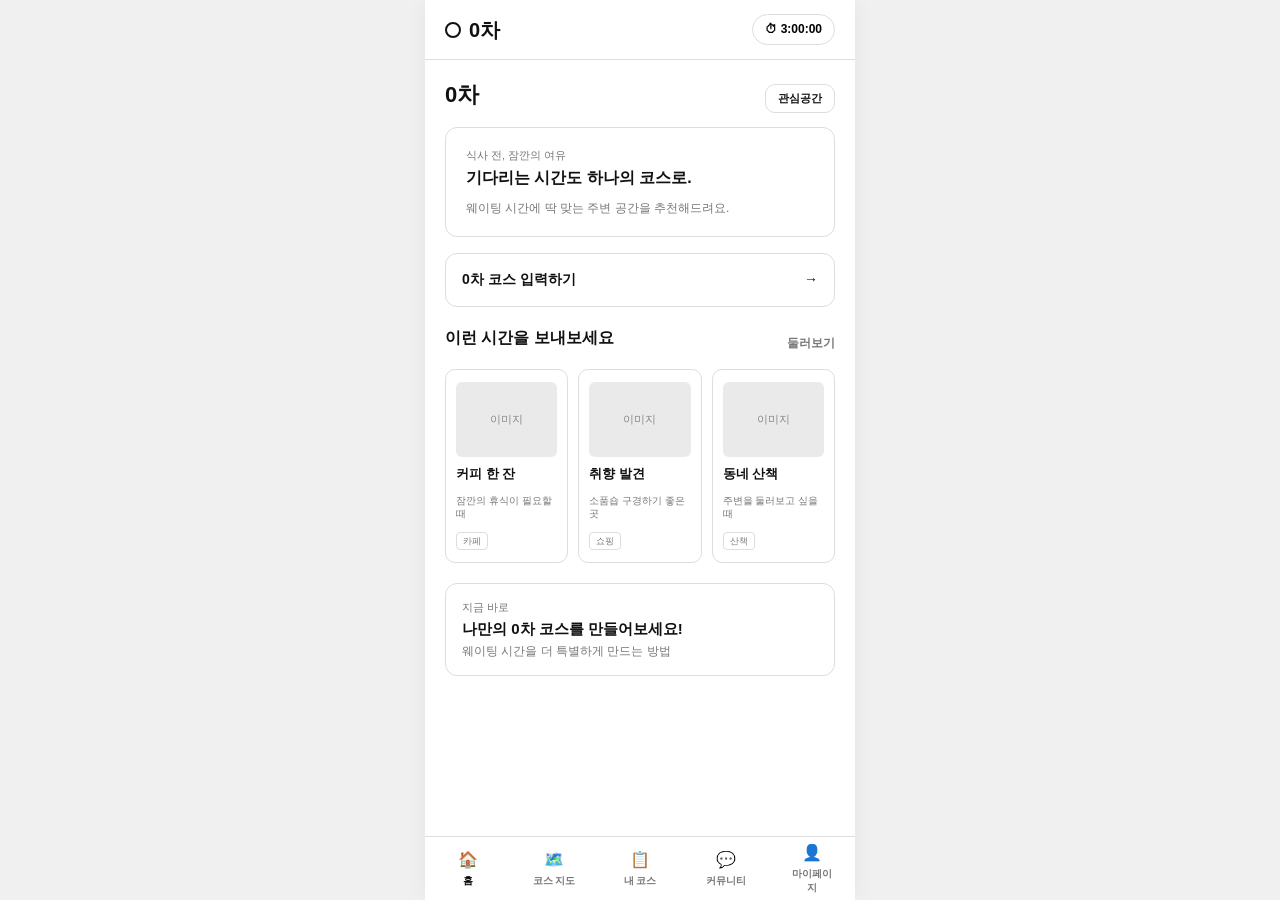
<file: pages/index_v0.35.html>
<!DOCTYPE html>
<html lang="ko">
<head>
<meta charset="UTF-8">
<meta name="viewport" content="width=device-width, initial-scale=1.0">
<title>0차 | 와이어프레임 프로토타입</title>
<style>
:root {
  --bg: #ffffff;
  --ink: #111111;
  --muted: #777777;
  --line: #dddddd;
  --card-bg: #fafafa;
}
* { box-sizing: border-box; }
body {
  margin: 0;
  background: #f0f0f0;
  color: var(--ink);
  font-family: -apple-system, BlinkMacSystemFont, "Segoe UI", Roboto, sans-serif;
  line-height: 1.4;
}
button, input { font: inherit; }
button { cursor: pointer; }

/* 앱 프레임 컨테이너 */
.app {
  max-width: 430px;
  min-height: 100vh;
  margin: auto;
  background: var(--bg);
  position: relative;
  box-shadow: 0 0 20px rgba(0,0,0,0.05);
}

/* 상단 헤더 */
header {
  height: 60px;
  background: var(--bg);
  display: flex;
  align-items: center;
  justify-content: space-between;
  padding: 0 20px;
  border-bottom: 1px solid var(--line);
  position: sticky;
  top: 0;
  z-index: 5;
}
.logo-area { font-size: 20px; font-weight: 900; display: flex; align-items: center; gap: 8px; }
.logo-circle { width: 16px; height: 16px; border: 2px solid var(--ink); border-radius: 50%; }
.timer-pill { font-size: 12px; font-weight: 700; background: #fff; border: 1px solid var(--line); border-radius: 99px; padding: 6px 12px; display: flex; align-items: center; gap: 4px; }

/* 화면 공통 */
.screen { display: none; min-height: calc(100vh - 60px); padding: 20px 20px 100px; }
.screen.active { display: block; }
h1 { font-size: 22px; margin: 0 0 6px; font-weight: 800; letter-spacing: -0.5px; }
h2 { font-size: 16px; margin: 0 0 10px; font-weight: 700; }
.sub { font-size: 12px; color: var(--muted); margin: 0; }

/* 와이어프레임 박스 및 카드 */
.panel { border: 1px solid var(--line); border-radius: 12px; padding: 16px; margin: 14px 0; background: var(--bg); }
.hero-box { border: 1px solid var(--line); border-radius: 12px; padding: 20px; margin: 10px 0 16px; background: var(--bg); }
.action-box { border: 1px solid var(--line); border-radius: 12px; padding: 16px; margin: 14px 0; display: flex; justify-content: space-between; align-items: center; font-weight: 700; background: var(--bg); font-size: 14px; }

/* 카테고리 3단 그리드 (레퍼런스 스타일) */
.category-grid { display: grid; grid-template-columns: repeat(3, 1fr); gap: 10px; margin-top: 8px; }
.category-card { border: 1px solid var(--line); border-radius: 10px; padding: 12px 10px; background: var(--bg); }
.img-placeholder { width: 100%; height: 75px; background: #eaeaea; border-radius: 6px; display: flex; align-items: center; justify-content: center; font-size: 11px; color: #888; margin-bottom: 8px; }
.category-card strong { font-size: 13px; display: block; margin-bottom: 2px; }
.category-card p { font-size: 10px; color: var(--muted); line-height: 1.3; margin-bottom: 8px; }
.badge { display: inline-block; font-size: 9px; border: 1px solid var(--line); padding: 2px 6px; border-radius: 4px; color: var(--muted); }

/* 상단 행 및 뒤로가기 */
.top-row { display: flex; align-items: center; justify-content: space-between; margin-bottom: 12px; }
.back { border: 0; background: transparent; padding: 0; color: var(--muted); font-weight: 700; font-size: 12px; }

/* 입력 폼 */
.field-wrap { margin: 14px 0; }
.field-label { font-size: 11px; font-weight: 700; display: block; margin-bottom: 6px; }
.field { width: 100%; padding: 11px 12px; border: 1px solid var(--line); border-radius: 8px; font-size: 13px; outline: none; background: #fff; }
.choice-row { display: flex; gap: 6px; flex-wrap: wrap; }
.choice { padding: 8px 12px; border: 1px solid var(--line); border-radius: 8px; background: #fff; font-size: 11px; font-weight: 700; }
.choice.selected { border-color: var(--ink); background: #f5f5f5; }

/* 버튼 공통 */
.btn { border: 1px solid var(--ink); border-radius: 10px; padding: 13px; font-weight: 700; font-size: 13px; text-align: center; background: #fff; color: var(--ink); }
.btn.primary { background: var(--ink); color: #fff; }
.btn.ghost { border-color: var(--line); background: transparent; }
.btn.added { background: #555; border-color: #555; color: #fff; }
.full { width: 100%; display: block; }

/* 리스트 및 서브 요소 */
.summary { display: grid; grid-template-columns: repeat(3, 1fr); gap: 8px; margin: 14px 0; }
.metric { border: 1px solid var(--line); border-radius: 8px; padding: 10px; text-align: center; }
.metric span { display: block; font-size: 9px; color: var(--muted); margin-bottom: 2px; }
.metric strong { font-size: 14px; }

.filter-row { display: flex; gap: 6px; overflow-x: auto; padding-bottom: 4px; margin: 12px 0; }
.filter { border: 1px solid var(--line); background: #fff; border-radius: 99px; padding: 6px 12px; font-size: 11px; font-weight: 700; color: var(--muted); white-space: nowrap; }
.filter.active { background: var(--ink); color: #fff; border-color: var(--ink); }

.place-list { display: grid; gap: 10px; }
.place-card { border: 1px solid var(--line); border-radius: 12px; padding: 12px; display: grid; grid-template-columns: 75px 1fr; gap: 10px; background: #fff; }
.place-art { height: 75px; border-radius: 8px; background: #eaeaea; display: flex; align-items: center; justify-content: center; font-size: 22px; }
.place-title-row { display: flex; justify-content: space-between; align-items: center; }
.save-btn { border: 0; background: transparent; font-size: 16px; cursor: pointer; color: #888; }
.save-btn.saved { color: #e55; }
.visit-info { font-size: 10px; color: var(--muted); background: #fafafa; padding: 6px 8px; border-radius: 6px; margin-top: 6px; line-height: 1.4; }

/* 상세 및 지도 */
.detail-art { height: 160px; border-radius: 12px; background: #eaeaea; display: flex; align-items: center; justify-content: center; font-size: 40px; margin: 12px 0; }
.map-placeholder { height: 280px; border: 1px solid var(--line); border-radius: 12px; background: #eaeaea; display: flex; flex-direction: column; align-items: center; justify-content: center; position: relative; margin-top: 10px; }
.map-pin { position: absolute; background: #fff; border: 1px solid var(--ink); padding: 2px 6px; font-size: 10px; font-weight: bold; border-radius: 4px; }

/* 커뮤니티 카드 */
.community-card { border: 1px solid var(--line); border-radius: 12px; padding: 14px; margin-bottom: 10px; background: #fff; }

/* 하단 네비게이션 바 (레퍼런스 반영 5개 탭) */
.bottom-nav {
  position: fixed;
  bottom: 0;
  left: 50%;
  transform: translateX(-50%);
  width: min(430px, 100%);
  height: 64px;
  background: var(--bg);
  border-top: 1px solid var(--line);
  display: flex;
  justify-content: space-around;
  align-items: center;
  z-index: 6;
}
.nav-btn {
  border: 0;
  background: transparent;
  color: var(--muted);
  font-size: 10px;
  font-weight: 700;
  display: flex;
  flex-direction: column;
  align-items: center;
  gap: 3px;
  width: 60px;
}
.nav-btn span { font-size: 16px; }
.nav-btn.active { color: var(--ink); font-weight: 800; }

/* 토스트 메세지 */
.toast {
  position: fixed;
  bottom: 78px;
  left: 50%;
  transform: translateX(-50%);
  background: var(--ink);
  color: #fff;
  border-radius: 8px;
  padding: 10px 16px;
  font-size: 12px;
  font-weight: 700;
  opacity: 0;
  pointer-events: none;
  transition: opacity 0.2s;
  z-index: 10;
  white-space: nowrap;
}
.toast.show { opacity: 1; }

.empty { padding: 24px; text-align: center; color: var(--muted); font-size: 12px; border: 1px dashed var(--line); border-radius: 8px; }
.course-item { display: flex; gap: 10px; align-items: center; padding: 10px 0; border-bottom: 1px solid var(--line); }
.course-num { width: 22px; height: 22px; border: 1px solid var(--ink); border-radius: 50%; font-size: 11px; font-weight: 700; display: grid; place-items: center; }
</style>
</head>
<body>
<div class="app">
<header>
  <div class="logo-area"><div class="logo-circle"></div>0차</div>
  <button class="timer-pill" id="headerTimer" onclick="go('input')">⏱ 3:00:00</button>
</header>

<!-- 1. 홈 화면 (제공해주신 레퍼런스 디자인과 일치) -->
<section class="screen active" id="home">
 <div class="top-row" style="margin-bottom:8px;">
   <h1>0차</h1>
   <button class="btn ghost" style="padding:6px 12px; font-size:11px;" onclick="go('mypage')">관심공간</button>
 </div>
 
 <div class="hero-box">
   <p class="sub" style="font-size:11px; margin-bottom:4px;">식사 전, 잠깐의 여유</p>
   <h2>기다리는 시간도 하나의 코스로.</h2>
   <p class="sub" style="margin-top:4px;">웨이팅 시간에 딱 맞는 주변 공간을 추천해드려요.</p>
 </div>

 <div class="action-box" onclick="go('input')">
   <span>0차 코스 입력하기</span>
   <span>→</span>
 </div>

 <div class="top-row" style="margin:20px 0 10px;">
   <h2>이런 시간을 보내보세요</h2>
   <button class="back" onclick="go('results')">둘러보기</button>
 </div>

 <div class="category-grid">
   <div class="category-card" onclick="go('results')">
     <div class="img-placeholder">이미지</div>
     <strong>커피 한 잔</strong>
     <p>잠깐의 휴식이 필요할 때</p>
     <span class="badge">카페</span>
   </div>
   <div class="category-card" onclick="go('results')">
     <div class="img-placeholder">이미지</div>
     <strong>취향 발견</strong>
     <p>소품숍 구경하기 좋은 곳</p>
     <span class="badge">쇼핑</span>
   </div>
   <div class="category-card" onclick="go('results')">
     <div class="img-placeholder">이미지</div>
     <strong>동네 산책</strong>
     <p>주변을 둘러보고 싶을 때</p>
     <span class="badge">산책</span>
   </div>
 </div>

 <div class="panel" style="margin-top:20px;">
   <p class="sub" style="font-size:11px;">지금 바로</p>
   <h3 style="font-size:15px; margin:2px 0 4px;">나만의 0차 코스를 만들어보세요!</h3>
   <p class="sub">웨이팅 시간을 더 특별하게 만드는 방법</p>
 </div>
</section>

<!-- 2. 입력 화면 (STEP 1) -->
<section class="screen" id="input">
 <div class="top-row"><button class="back" onclick="go('home')">← 홈으로</button><span class="sub">STEP 1/3</span></div>
 <h1>웨이팅 정보 입력</h1>
 <p class="sub">식당으로 돌아오는 시간까지 계산할게요.</p>
 <div class="panel">
  <div class="field-wrap">
    <label class="field-label">식당 이름 또는 주소</label>
    <input class="field" id="restaurant" value="성수동 맛집 (예시)">
  </div>
  <div class="field-wrap">
    <label class="field-label">예상 대기시간</label>
    <div class="choice-row" id="timeChoices">
      <button class="choice" data-time="60">1시간</button>
      <button class="choice selected" data-time="120">2시간</button>
      <button class="choice" data-time="180">3시간</button>
    </div>
  </div>
  <div class="field-wrap">
    <label class="field-label">이동 방식</label>
    <div class="choice-row" id="travelChoices">
      <button class="choice selected" data-travel="도보">🚶 도보</button>
      <button class="choice" data-travel="대중교통">🚌 대중교통</button>
    </div>
  </div>
 </div>
 <button class="btn primary full" onclick="showRecommendations()">내 주변 공간 추천받기 →</button>
</section>

<!-- 3. 추천 결과 화면 (STEP 2) -->
<section class="screen" id="results">
 <div class="top-row"><button class="back" onclick="go('input')">← 조건 수정</button><span class="sub">STEP 2/3</span></div>
 <h1>지금 가기 좋은 공간</h1>
 <p class="sub">남은 시간 안에 여유롭게 다녀올 수 있는 곳을 골랐어요.</p>
 <div class="summary">
   <div class="metric"><span>예상 대기</span><strong id="waitMetric">2시간</strong></div>
   <div class="metric"><span>추천 기준</span><strong>복귀 여유</strong></div>
   <div class="metric"><span>추천 장소</span><strong>4곳</strong></div>
 </div>
 <div class="filter-row">
   <button class="filter active" data-filter="전체">전체</button>
   <button class="filter" data-filter="카페">카페</button>
   <button class="filter" data-filter="쇼핑">쇼핑</button>
   <button class="filter" data-filter="문화">문화</button>
 </div>
 <div class="place-list" id="placeList"></div>
</section>

<!-- 4. 상세 보기 화면 -->
<section class="screen" id="detail">
 <div class="top-row"><button class="back" onclick="go('results')">← 추천 목록</button><span class="sub">공간 상세</span></div>
 <div class="detail-art" id="detailArt">☕</div>
 <div class="top-row" style="margin-bottom:4px;"><span class="sub" id="detailCategory">CAFE</span></div>
 <h1 id="detailName">카페 모리</h1>
 <p class="sub" id="detailDesc"></p>
 <div class="summary" style="margin-top:14px;">
   <div class="metric"><span>편도 이동</span><strong id="detailWalk">6분</strong></div>
   <div class="metric"><span>추천 체류</span><strong id="detailStay">40분</strong></div>
   <div class="metric"><span>복귀 여유</span><strong id="detailBuffer">1시간</strong></div>
 </div>
 <div class="panel">
   <h3>이 장소를 추천하는 이유</h3>
   <ul class="sub" id="detailWhy" style="padding-left:16px; margin-top:6px; line-height:1.5;"></ul>
 </div>
 <button class="btn primary full" id="addToCourseBtn" onclick="addToCourse()">+ 이번 코스에 추가하기</button>
</section>

<!-- 5. 지도 뷰 (내 주변) -->
<section class="screen" id="mapView">
 <div class="top-row"><button class="back" onclick="go('home')">← 홈으로</button><span class="sub">MAP VIEW</span></div>
 <h1>내 주변 지도</h1>
 <p class="sub">현재 웨이팅 위치 주변의 공간들을 지도에서 확인하세요.</p>
 <div class="map-placeholder">
  <div class="map-pin" style="top:40%; left:45%;">📍 식당</div>
  <div class="map-pin" style="top:25%; left:25%;">☕ 카페 모리</div>
  <div class="map-pin" style="top:60%; left:65%;">🛍️ 소품샵 담</div>
  <span class="sub" style="margin-top:90px;">[지도 영역 와이어프레임]</span>
 </div>
 <div class="panel">
   <h3>📍 기준 위치</h3>
   <p class="sub">성수동 맛집 주변 (도보 15분 이내 영역)</p>
 </div>
</section>

<!-- 6. 내 코스 화면 (STEP 3) -->
<section class="screen" id="course">
 <div class="top-row"><button class="back" onclick="go('results')">← 추천 목록</button><span class="sub">STEP 3/3</span></div>
 <h1>오늘의 0차 코스</h1>
 <p class="sub">식당에 돌아갈 시간을 기준으로 코스를 확인해요.</p>
 <div class="panel">
   <div class="top-row" style="margin:0 0 10px"><h3>내가 고른 공간</h3><span class="sub" id="courseCount">0곳</span></div>
   <div id="courseItems"></div>
 </div>
 <div class="summary">
   <div class="metric"><span>코스 시간</span><strong id="courseDuration">0분</strong></div>
   <div class="metric"><span>남은 대기</span><strong id="courseWait">2시간</strong></div>
   <div class="metric"><span>복귀 여유</span><strong id="courseBuffer">-</strong></div>
 </div>
 <button class="btn primary full" onclick="toast('코스가 저장됐어요.')">이 코스 저장하기</button>
</section>

<!-- 7. 커뮤니티 화면 -->
<section class="screen" id="community">
 <div class="top-row"><button class="back" onclick="go('home')">← 홈으로</button><span class="sub">COMMUNITY</span></div>
 <h1>0차 코스 공유</h1>
 <p class="sub">다른 사람들의 알찬 웨이팅 동선을 구경해보세요.</p>
 <div style="margin-top:14px;">
  <div class="community-card">
   <div class="top-row" style="margin-bottom:6px;"><strong style="font-size:13px;">성수러버 님</strong><span class="badge">대기 90분 코스</span></div>
   <h3 style="font-size:14px; margin-bottom:4px;">카페 모리 → 연무장 서점</h3>
   <p class="sub">웨이팅 시간 동안 조용히 책 구경하고 커피 한 잔 마시기 딱 좋았어요!</p>
  </div>
  <div class="community-card">
   <div class="top-row" style="margin-bottom:6px;"><strong style="font-size:13px;">산책러 님</strong><span class="badge">대기 120분 코스</span></div>
   <h3 style="font-size:14px; margin-bottom:4px;">서울숲 산책길 → 소품샵 담</h3>
   <p class="sub">가볍게 걸으며 산책하고 아기자기한 소품 구경까지 완벽했습니다.</p>
  </div>
 </div>
 <button class="btn ghost full" onclick="toast('코스 공유 창이 열립니다.')">+ 나만의 코스 자랑하기</button>
</section>

<!-- 8. 마이페이지 (관심공간 통합 포함) -->
<section class="screen" id="mypage">
 <div class="top-row"><button class="back" onclick="go('home')">← 홈으로</button><span class="sub">MY PAGE</span></div>
 <h1>마이페이지</h1>
 <p class="sub">내 활동 기록과 저장한 공간들을 확인해요.</p>
 <div class="panel">
   <h3>♡ 나의 관심 공간</h3>
   <div id="favoriteList" class="place-list" style="margin-top:8px; gap:6px;"></div>
 </div>
 <div class="panel">
   <h3>최근 확인한 공간</h3>
   <p class="sub" id="recentPlace">기록 없음</p>
 </div>
 <button class="btn ghost full" onclick="go('home')">홈으로 돌아가기</button>
</section>

<!-- 하단 네비게이션 바 (레퍼런스 스타일 5개 탭) -->
<nav class="bottom-nav">
 <button class="nav-btn active" data-nav="home" onclick="go('home')"><span>🏠</span>홈</button>
 <button class="nav-btn" data-nav="mapView" onclick="go('mapView')"><span>🗺️</span>코스 지도</button>
 <button class="nav-btn" data-nav="course" onclick="go('course')"><span>📋</span>내 코스</button>
 <button class="nav-btn" data-nav="community" onclick="go('community')"><span>💬</span>커뮤니티</button>
 <button class="nav-btn" data-nav="mypage" onclick="go('mypage')"><span>👤</span>마이페이지</button>
</nav>

<div class="toast" id="toast"></div>
</div>

<script>
const places=[
 {id:1,name:"카페 모리",cat:"카페",emoji:"☕",walk:6,stay:40,desc:"조용한 분위기의 아늑한 카페",reason:"이동 부담이 적고 짧게 쉬기 좋아요."},
 {id:2,name:"소품샵 담",cat:"쇼핑",emoji:"🛍️",walk:8,stay:35,desc:"아기자기한 소품 편집숍",reason:"구경하는 시간이 짧아 웨이팅 중 방문하기 좋아요."},
 {id:3,name:"연무장 서점",cat:"문화",emoji:"📚",walk:10,stay:45,desc:"독립출판물 전문 서점",reason:"실내에서 여유롭게 시간을 보내기 좋아요."},
 {id:4,name:"서울숲 산책길",cat:"산책",emoji:"🌿",walk:12,stay:30,desc:"바깥 공기를 쐴 수 있는 산책로",reason:"가벼운 산책으로 기분 전환하기 좋아요."}
];
let waitMinutes=120, travel="도보", selected=null, course=[], favorites=[], recent=null, filter="전체";

function go(id){
 document.querySelectorAll('.screen').forEach(s=>s.classList.remove('active'));
 document.getElementById(id).classList.add('active');
 document.querySelectorAll('.nav-btn').forEach(b=>b.classList.toggle('active',b.dataset.nav===id));
 if(id==='results') renderPlaces();
 if(id==='mypage') renderFavorites();
 if(id==='course') renderCourse();
 window.scrollTo(0,0);
}

document.querySelectorAll('#timeChoices .choice').forEach(b=>b.onclick=()=>{
 document.querySelectorAll('#timeChoices .choice').forEach(x=>x.classList.remove('selected'));
 b.classList.add('selected'); waitMinutes=+b.dataset.time;
});
document.querySelectorAll('#travelChoices .choice').forEach(b=>b.onclick=()=>{
 document.querySelectorAll('#travelChoices .choice').forEach(x=>x.classList.remove('selected'));
 b.classList.add('selected'); travel=b.dataset.travel;
});
document.querySelectorAll('.filter').forEach(b=>b.onclick=()=>{
 document.querySelectorAll('.filter').forEach(x=>x.classList.remove('active'));
 b.classList.add('active'); filter=b.dataset.filter; renderPlaces();
});

function showRecommendations(){
 document.getElementById('waitMetric').textContent = `${waitMinutes>=60?Math.floor(waitMinutes/60)+'시간':''}${waitMinutes%60?waitMinutes%60+'분':''}`;
 document.getElementById('headerTimer').textContent = `⏱ ${Math.floor(waitMinutes/60)}:00:00`;
 go('results');
}

function travelTime(p){ return travel==='도보'? p.walk : Math.max(3, Math.round(p.walk*0.55)); }
function buffer(p){ return waitMinutes - (travelTime(p)*2 + p.stay); }

function renderPlaces(){
 const list = document.getElementById('placeList'); list.innerHTML='';
 places.filter(p=>(filter==='전체'||p.cat===filter)&&buffer(p)>=10).forEach(p=>{
  const saved = favorites.includes(p.id), b = buffer(p);
  const card = document.createElement('article'); card.className='place-card';
  card.innerHTML=`
    <div class="place-art">${p.emoji}</div>
    <div>
      <div class="place-title-row">
        <h3 style="font-size:14px; margin:0;">${p.name}</h3>
        <button class="save-btn ${saved?'saved':''}" onclick="toggleFavorite(${p.id})">${saved?'♥':'♡'}</button>
      </div>
      <div class="sub" style="margin:2px 0;">${p.cat} · ${travel} ${travelTime(p)}분</div>
      <div class="visit-info">왕복 이동 <b>${travelTime(p)*2}분</b> · 복귀 여유 <b>${b}분</b></div>
      <button class="btn ghost" style="padding:4px 8px; font-size:10px; margin-top:6px;" onclick="openDetail(${p.id})">상세 보기 →</button>
    </div>`;
  list.appendChild(card);
 });
}

function toggleFavorite(id){
 favorites = favorites.includes(id)? favorites.filter(x=>x!==id) : [...favorites, id];
 renderPlaces(); renderFavorites();
 toast(favorites.includes(id)?'관심공간에 저장했어요.':'관심공간에서 삭제했어요.');
}

function renderFavorites(){
 const list = document.getElementById('favoriteList'); list.innerHTML='';
 const saved = places.filter(p=>favorites.includes(p.id));
 if(!saved.length){ list.innerHTML='<div class="empty">저장된 관심 공간이 없어요.<br>추천 목록에서 ♡를 눌러보세요.</div>'; return; }
 saved.forEach(p=>{
  const el = document.createElement('div'); el.className='place-card';
  el.innerHTML=`<div class="place-art" style="height:60px; font-size:18px;">${p.emoji}</div><div><h3 style="font-size:13px; margin:0;">${p.name}</h3><button class="btn ghost" style="padding:2px 6px; font-size:10px; margin-top:6px;" onclick="openDetail(${p.id})">상세 보기</button></div>`;
  list.appendChild(el);
 });
}

function openDetail(id){
 selected = places.find(p=>p.id===id); recent = selected.name;
 document.getElementById('detailArt').textContent = selected.emoji;
 document.getElementById('detailCategory').textContent = selected.cat.toUpperCase();
 document.getElementById('detailName').textContent = selected.name;
 document.getElementById('detailDesc').textContent = selected.desc;
 document.getElementById('detailWalk').textContent = travelTime(selected)+'분';
 document.getElementById('detailStay').textContent = selected.stay+'분';
 document.getElementById('detailBuffer').textContent = buffer(selected)+'분';
 document.getElementById('detailWhy').innerHTML = `<li>${selected.reason}</li>`;
 
 const btn = document.getElementById('addToCourseBtn');
 if(course.includes(selected.id)){
   btn.textContent = '✓ 이번 코스에 추가됨';
   btn.classList.add('added');
 } else {
   btn.textContent = '+ 이번 코스에 추가하기';
   btn.classList.remove('added');
 }
 go('detail');
}

function addToCourse(){
 if(!course.includes(selected.id)){
   course.push(selected.id);
   const btn = document.getElementById('addToCourseBtn');
   btn.textContent = '✓ 이번 코스에 추가됨';
   btn.classList.add('added');
   toast('내 코스에 저장되었습니다.');
 } else {
   toast('이미 내 코스에 담긴 공간입니다.');
 }
}

function renderCourse(){
 const items = document.getElementById('courseItems'), chosen = places.filter(p=>course.includes(p.id));
 document.getElementById('courseCount').textContent = chosen.length+'곳';
 if(!chosen.length){ items.innerHTML='<div class="empty">아직 추가한 공간이 없어요.</div>'; return; }
 items.innerHTML = chosen.map((p,i)=>`
   <div class="course-item">
     <span class="course-num">${i+1}</span>
     <div style="flex:1"><b>${p.name}</b> <span class="sub">(${p.stay}분 체류)</span></div>
     <button class="back" onclick="removeCourse(${p.id})">삭제</button>
   </div>`).join('');
 const total = chosen.reduce((s,p)=>s+travelTime(p)*2+p.stay, 0);
 document.getElementById('courseDuration').textContent = total+'분';
 document.getElementById('courseWait').textContent = waitMinutes+'분';
 document.getElementById('courseBuffer').textContent = (waitMinutes-total)+'분';
}

function removeCourse(id){ course=course.filter(x=>x!==id); renderCourse(); toast('코스에서 삭제했어요.'); }
function toast(msg){ const t=document.getElementById('toast'); t.textContent=msg; t.classList.add('show'); clearTimeout(window.toastTimer); window.toastTimer=setTimeout(()=>t.classList.remove('show'),1800); }
document.getElementById('recentPlace').textContent = '아직 확인한 공간이 없어요.';
</script>
</body>
</html>
</file>
<file: css/style.css>
/* ===== 0차 style.css (v9) =====
 * 개선 포인트: 터치 영역 44px, 본문 14px+, 보조 텍스트 대비 강화, 상태 색 토큰(--ok/--warn/--err),
 *             지도 화면 고정 영역 + 스크롤 시트, 비활성 버튼 가독성 */
:root{--bg:#f1f1f1;--card:#fff;--ink:#111;--mut:#5c5c5c;--line:#cfcfcf;--fill:#ececec;--acc:#111;--acct:#fff;--ok:#16704f;--warn:#9a5a00;--err:#c0312b;--okbg:#e7f4ee;--warnbg:#fff3df;--errbg:#fdeaea}
@media (prefers-color-scheme:dark){:root:not([data-theme=light]){--bg:#111;--card:#1b1b1b;--ink:#eee;--mut:#a8a8a8;--line:#3a3a3a;--fill:#262626;--acc:#eee;--acct:#111;--ok:#4fd1a1;--warn:#ffb74d;--err:#ff8a80;--okbg:#10291f;--warnbg:#2d2210;--errbg:#2e1514}}
*{box-sizing:border-box}
body{margin:0;background:var(--bg);color:var(--ink);font-family:-apple-system,BlinkMacSystemFont,"Pretendard","Noto Sans KR",sans-serif;font-size:14px;line-height:1.45}
button,input{font:inherit;color:inherit}
button{cursor:pointer;-webkit-tap-highlight-color:transparent}
a{color:inherit}
:focus-visible{outline:2px solid var(--ok);outline-offset:2px}
[hidden]{display:none!important}

.app{position:relative;width:100%;max-width:430px;height:100vh;height:100dvh;background:var(--card);display:flex;flex-direction:column;overflow:hidden;margin:0 auto;box-shadow:0 0 20px rgba(0,0,0,.08)}
.hd{height:52px;border-bottom:1px solid var(--line);display:flex;align-items:center;justify-content:space-between;padding:0 16px;flex:none}
.logo{display:flex;align-items:center;gap:1px;min-height:44px;margin-left:-4px;padding:0 4px;border:0;background:none;font-weight:900;font-size:20px;letter-spacing:-1px;color:var(--ink)}
.lg0{display:block;height:28px;width:28px}   /* v9: 숫자 0 = 코스가 채워지는 원형 타이머 */
.lg0 circle{fill:none;stroke-width:6}
.lg0 .tk{stroke:var(--line)}
.pill{min-height:36px;font-size:13px;border:1px solid var(--line);background:var(--card);border-radius:99px;padding:0 12px;font-weight:700}
.body{flex:1;overflow-y:auto;padding:6px 16px 16px}
.nav{height:64px;border-top:1px solid var(--line);display:flex;flex:none;align-items:center;background:var(--card)}
.nav button{flex:1;height:100%;border:0;background:none;color:var(--mut);display:flex;flex-direction:column;align-items:center;justify-content:center;gap:2px;font-size:12px;font-weight:700}
.nav button.on{color:var(--ink)}
.nav .reg{flex:none;width:64px;height:64px;margin-top:-22px;border-radius:50%;background:var(--acc);color:var(--acct);border:3px solid var(--card)}
.nav .reg.on{color:var(--acct);outline:2px solid var(--ok)}
.ft{padding:10px 16px 20px;border-top:1px solid var(--line);flex:none}   /* 아래 20px: 하단 메뉴 가운데 버튼(위로 11px 튀어나옴)과 겹치지 않게 */

h2{font-size:22px;margin:0 0 6px;letter-spacing:-.5px;line-height:1.3}
h3{font-size:15px;margin:0 0 4px;line-height:1.35}
h3.sec{margin:20px 0 8px}
.sub{font-size:13px;color:var(--mut);margin:0}
.sub.c,.c{text-align:center}
.sub.err{color:var(--err);font-weight:700}
.sub.lg{margin:6px 0}
.ink{color:var(--ink)}
.mt{margin-top:8px}
.gap{margin:10px 0}
.grow{flex:1;min-width:0}
.back{border:0;background:none;color:var(--mut);font-weight:700;font-size:14px;padding:8px 0;min-height:44px}

.box{border:1px solid var(--line);border-radius:12px;padding:14px;margin:10px 0}
.btnbox{display:block;width:100%;text-align:left;background:var(--card)}
.btnbox b{font-size:15px}
.cur{border-color:var(--ok)!important}
.errbox{border-color:var(--err);color:var(--err)}
.box>p:last-child{margin-bottom:0}
.mini{flex:1;margin:0;text-align:center;padding:10px}
.ph{background:var(--fill);border-radius:8px;display:grid;place-items:center;font-size:12px;color:var(--mut)}

.btn{display:block;width:100%;min-height:48px;border:1px solid var(--acc);background:var(--acc);color:var(--acct);border-radius:12px;padding:12px;font-weight:700;font-size:15px;text-align:center}
.btn.g{background:transparent;color:var(--ink);border-color:var(--line)}
.btn.sm{width:auto;flex:none;padding:0 16px;min-height:44px;font-size:14px}
.btn[disabled]{background:var(--fill);border-color:var(--line);color:var(--mut);cursor:not-allowed}   /* opacity 대신 색으로 비활성 표시 → 문구가 읽힘 */

.row{display:flex;gap:8px;flex-wrap:wrap;margin:8px 0}
.row.ctr{justify-content:center}
.row.nowrap{flex-wrap:nowrap}
.chip{min-height:40px;border:1px solid var(--line);background:var(--card);border-radius:99px;padding:0 14px;font-size:14px;font-weight:700}
.chip.on{background:var(--acc);color:var(--acct);border-color:var(--acc)}
.chip[disabled]{background:var(--fill);color:var(--mut);cursor:not-allowed}
.in{width:100%;min-height:44px;border:1px solid var(--line);border-radius:10px;padding:0 12px;font-size:16px;background:var(--card);color:var(--ink)}   /* 16px: iOS 확대 방지 */
.lb{font-size:13px;font-weight:700;margin:16px 0 6px;display:block}
.seg{display:flex;border:1px solid var(--line);border-radius:10px;overflow:hidden;margin:8px 0}
.seg button{flex:1;min-height:44px;border:0;background:var(--card);padding:0 10px;font-size:14px;font-weight:700;color:var(--mut)}
.seg .on{background:var(--acc);color:var(--acct)}
.seg.sm{margin:0;flex:none}.seg.sm button{min-height:40px;font-size:13px;padding:0 10px;white-space:nowrap;flex:none}
.badge{font-size:11px;border:1px solid var(--line);border-radius:4px;padding:1px 6px;color:var(--mut);font-weight:700;vertical-align:middle}

.bar{display:flex;height:32px;border-radius:8px;overflow:hidden;border:1px solid var(--line);background:var(--fill);font-size:12px;font-weight:700}
.bar i{display:grid;place-items:center;font-style:normal;background:var(--acc);color:var(--acct);border-right:1px solid var(--card);white-space:nowrap;overflow:hidden;padding:0 4px}
.bar i:last-child{border-right:0}
.bar i.m{background:var(--mut);color:#fff}
.bar i.x{background:var(--err);color:#fff}
.bar i.m,.bar i.x{flex:1 0 78px!important}

.pc{display:grid;grid-template-columns:56px 1fr auto;gap:12px;align-items:center;border:1px solid var(--line);border-radius:12px;padding:12px;margin:8px 0}
.pc .ph{height:56px;font-size:22px}
.add{min-height:40px;min-width:76px;border:1px solid var(--acc);background:transparent;border-radius:10px;padding:0 12px;font-size:13px;font-weight:700;white-space:nowrap}
.add.on{background:var(--acc);color:var(--acct)}
.add[disabled]{border:1px dashed var(--line);color:var(--mut);background:transparent;cursor:not-allowed}

.big{font-size:44px;font-weight:900;letter-spacing:-1px;text-align:center;margin:8px 0}
.big2{font-size:34px;font-weight:900;text-align:center;letter-spacing:-1px}
.big2.w150{min-width:150px}
.big3{font-size:22px}
.stp{display:flex;align-items:center;justify-content:center;gap:16px;margin:8px 0}
.stp button{width:48px;height:48px;border-radius:50%;border:1px solid var(--line);background:var(--card);font-size:22px;font-weight:800}
.stats{justify-content:space-around;text-align:center;margin:0}

.tl{border-left:2px dashed var(--line);margin:14px 0 12px 10px;padding-left:18px}
.tl div{position:relative;margin-bottom:14px;font-size:14px}
.tl div::before{content:"";position:absolute;left:-25px;top:4px;width:11px;height:11px;border-radius:50%;background:var(--acc)}
.tl .m::before{background:var(--card);border:2px solid var(--mut)}

.alert{border:1px solid var(--ok);background:var(--okbg);color:var(--ok);border-radius:10px;padding:12px;font-size:13px;font-weight:700;margin:10px 0}
.alert.warn{border-color:var(--warn);background:var(--warnbg);color:var(--warn)}
.bn{border:1px solid var(--ok);background:var(--okbg);color:var(--ok);border-radius:10px;padding:12px;font-size:14px;font-weight:700;margin:12px 0}
.bn.warn{border-color:var(--warn);background:var(--warnbg);color:var(--warn)}
.bn.err{border-color:var(--err);background:var(--errbg);color:var(--err)}

.lk{display:inline-flex;align-items:center;justify-content:center;min-height:40px;padding:0 14px;border:1px solid var(--line);border-radius:10px;background:var(--card);font-size:13px;font-weight:700;text-decoration:none}
.acts{display:flex;flex-wrap:wrap;gap:8px;margin-top:10px}
.toast{position:absolute;left:16px;right:16px;top:60px;pointer-events:none;background:var(--ink);color:var(--bg);padding:12px 14px;border-radius:10px;font-size:14px;font-weight:700;z-index:20;box-shadow:0 4px 16px rgba(0,0,0,.25)}

/* 코스 확인: 장소 카드 */
.pc2{border:1px solid var(--line);border-radius:12px;padding:8px 8px 8px 14px;margin:8px 0}
.pc2 .r1,.pc2 .r2{display:flex;align-items:center;justify-content:space-between;gap:8px}
.pc2 h3{margin:0}
.st{display:flex;align-items:center;gap:8px}
.ib{min-width:44px;min-height:44px;border:1px solid var(--line);border-radius:10px;background:var(--card);font-size:18px;font-weight:800}
.pc2 .r1 .ib{border:0}
.ib[disabled]{color:var(--mut);background:var(--fill);cursor:not-allowed}

/* 지도 화면: 위(지도+막대)는 고정, 아래 시트만 스크롤 */
.mapbody{flex:1;display:flex;flex-direction:column;min-height:0}
.mtop{flex:none;padding:4px 16px 8px;border-bottom:1px solid var(--line)}
.sheet{flex:1;overflow-y:auto;padding:12px 16px 16px}
.mapx{position:relative;overflow:hidden;aspect-ratio:2/1;margin:8px 0 0;border-radius:12px;max-height:26dvh;width:100%}
.mapx .ph,.mapx.ph{display:block}

.hint{border:1px dashed var(--line);border-radius:12px;padding:14px;text-align:center;color:var(--mut);font-size:13px;margin:0 0 10px}
.dt{margin:0 0 12px}
.dt1{display:flex;gap:12px;align-items:center;margin-bottom:8px}
.dt1 .ph{width:52px;height:52px;font-size:22px;flex:none}
.sheet .in{margin-bottom:4px}
.tools{display:flex;justify-content:space-between;align-items:center;gap:8px;margin:8px 0}
.lr{display:flex;align-items:center;justify-content:space-between;gap:8px;border-bottom:1px solid var(--line);padding:6px 0}
.lrn{flex:1;min-width:0;min-height:48px;display:flex;align-items:center;gap:10px;border:0;background:none;text-align:left;padding:0}
.lrn .e{font-size:20px}
.lrn .tx{display:flex;flex-direction:column;min-width:0}
.lrn b{font-size:14px;overflow:hidden;text-overflow:ellipsis;white-space:nowrap}
.grid{display:grid;grid-template-columns:1fr 1fr;gap:10px}
.gc{border:1px solid var(--line);border-radius:12px;padding:10px;display:flex;flex-direction:column;gap:8px}
.lrn.v{flex-direction:column;align-items:stretch;gap:4px;min-height:0}
.lrn.v .ph{height:56px;font-size:24px}
.lrn.v b{white-space:normal}
.rvr{display:flex;gap:8px;align-items:center}
.rvr .in{flex:1}
@media (prefers-reduced-motion:no-preference){.toast{animation:up .2s ease-out}@keyframes up{from{transform:translateY(-8px);opacity:0}}}

/* ===== v3: 위치 지도 · 대기시간 동시 입력 · 체류 시간 입력 ===== */
.locmap{position:relative;isolation:isolate;height:220px;border:1px solid var(--line);border-radius:12px;overflow:hidden;margin:6px 0 4px;background:var(--fill)}   /* isolate: 지도 레이어가 하단 메뉴/토스트 위로 올라오지 않게 */
.locmap .hint{margin:0;height:100%;display:flex;align-items:center;justify-content:center;border:0}
.lmap{width:100%;height:100%}
.dual{display:grid;grid-template-columns:1fr 1fr;gap:10px;margin:8px 0}
.dual .box{margin:0;padding:12px 8px;text-align:center}
.dual .big2{font-size:26px;margin:4px 0}
.dual .stp{margin:6px 0 0;gap:12px}
.tools .sub{flex:1;min-width:0}
.stin{width:84px;flex:none;text-align:center;padding:0 6px;margin:0!important}

/* ===== v4: 대기시간 탭 · 이동 수단 선택(STEP 3) ===== */
.seg button[disabled]{background:var(--fill);color:var(--mut);cursor:not-allowed}
.seg button[role=tab]{font-size:14px}

/* ===== v5: 위치/대기시간 페이지 분리 · 선택 순서별 색 ===== */
.res .big2{font-size:40px}
.dot{flex:none;width:26px;height:26px;border-radius:50%;color:#fff;font-size:13px;font-weight:800;display:inline-grid;place-items:center;line-height:1}
.dot.sm{width:22px;height:22px;font-size:12px;vertical-align:middle}
.lr.cl{border-left:4px solid var(--line);padding-left:8px}   /* 막대와 같은 색 (인라인으로 지정) */

/* ===== v6: 홈 히어로 · 정사각 추천 코스 · 위치 지도 확대 · 시간 입력 확대 · STEP 2 지도 ===== */
.hero{min-height:calc(50dvh - 68px);display:flex;flex-direction:column;justify-content:space-between;gap:24px;background:var(--acc);color:var(--acct);border-radius:20px;padding:24px 20px 20px}
.hero-k{font-size:13px;font-weight:700;margin:0 0 12px;opacity:.85}
.hero-h{font-size:36px;line-height:1.2;letter-spacing:-1.2px;font-weight:900;margin:0 0 12px}
.hero-s{font-size:14px;margin:0;opacity:.85}
.cta{display:flex;align-items:center;justify-content:space-between;gap:12px;width:100%;min-height:64px;border:0;border-radius:16px;background:var(--card);color:var(--ink);padding:0 14px 0 20px;font-size:18px;font-weight:900;letter-spacing:-.3px;box-shadow:0 6px 18px rgba(0,0,0,.28)}
.cta-a{flex:none;width:40px;height:40px;border-radius:50%;background:var(--ok);color:var(--acct);display:grid;place-items:center;font-size:20px;font-weight:800}
.sqs{display:grid;grid-template-columns:1fr 1fr;gap:10px}
.sq{aspect-ratio:1;display:flex;flex-direction:column;justify-content:space-between;text-align:left;border:1px solid var(--line);border-radius:16px;background:var(--card);padding:14px}
.sq .ic{font-size:30px;line-height:1.2}
.sq b{display:block;font-size:16px;letter-spacing:-.3px}
.sq .sub{display:block;margin-top:4px}

.locwrap{position:relative}
.locwrap .locmap{height:min(440px,60dvh);margin:8px 0 4px}
.locbtn{position:absolute;top:18px;right:10px;z-index:5;width:44px;height:44px;border-radius:10px;border:1px solid var(--line);background:var(--card);font-size:20px;box-shadow:0 2px 8px rgba(0,0,0,.2)}
.locbtn[disabled]{background:var(--fill);color:var(--mut);cursor:not-allowed}
.rpin{background:none;border:0;filter:drop-shadow(0 2px 3px rgba(0,0,0,.35))}

.timebox{padding:32px 16px 28px;margin:14px 0}
.timebox .stp{margin:32px 0;gap:12px}
.timebox .stp button{flex:none;width:56px;height:56px;font-size:28px}
.timebox .big2{flex:1;min-width:0;font-size:36px}
.timebox .row{gap:6px;margin:0}
.timebox .chip{min-height:36px;padding:0 12px;font-size:13px}

.mapx{aspect-ratio:auto;max-height:none;height:clamp(200px,34dvh,380px)}
.mtop .in{margin:0}
.lr.f{background:var(--fill)}

/* ===== v7: 카테고리 칩 축소 · 장소 상세 펼침 · 이동 수단 한 줄 · 드래그 순서 · 한 줄 장소 카드 ===== */
.cats{gap:6px}
.cats .chip{min-height:34px;padding:0 10px;font-size:13px}
.dti{background:var(--fill);border-radius:10px;padding:10px 12px;margin:2px 0 8px;font-size:13px}
.dti p{margin:0 0 6px;word-break:keep-all;overflow-wrap:anywhere}
.dti a:not(.lk){color:var(--ink);font-weight:700}
.dti .acts{margin-top:8px}
.lr.f{background:var(--fill)}


.pc2{display:flex;align-items:center;gap:6px;padding:6px;position:relative;background:var(--card);touch-action:pan-y}
.pc2 .nm{flex:1;min-width:0;font-size:14px;overflow:hidden;text-overflow:ellipsis;white-space:nowrap}
.pc2 .st{flex:none;gap:2px}
.pc2 .st b{min-width:36px;text-align:center;font-size:13px}
.pc2 .dot{flex:none}
.ib.sm{min-width:32px;width:32px;min-height:32px;height:32px;padding:0;font-size:15px;border-radius:8px;flex:none}
.pc2 .ib.sm[data-rm]{border:0}
.dh{border:0!important;color:var(--mut);cursor:grab;touch-action:none;user-select:none;-webkit-user-select:none;letter-spacing:-2px;font-size:16px}
.pc2.sh{transition:transform .15s ease}
.pc2.drag{z-index:5;transition:none;box-shadow:0 6px 16px rgba(0,0,0,.25);border-color:var(--ok)}
.pc2.drag .dh{cursor:grabbing}

/* v7: STEP 3 원형 여유 시간 */
.rb{display:flex;align-items:center;gap:16px;border:1px solid var(--line);border-radius:16px;padding:12px 16px;margin:10px 0}
.rbc{position:relative;flex:none;width:132px;height:132px}
.rbc svg{width:100%;height:100%;display:block}
.rbt{position:absolute;inset:0;display:flex;flex-direction:column;align-items:center;justify-content:center;text-align:center;line-height:1.2}
.rbt b{font-size:20px;font-weight:900;letter-spacing:-.5px}
.rbt b.ov{color:var(--err)}
.rbs{flex:1;min-width:0;display:flex;flex-direction:column;gap:8px}
.rbs>div{display:flex;justify-content:space-between;align-items:baseline;gap:8px}
.rbs b{font-size:15px}
.rbl{display:flex;flex-wrap:wrap;gap:4px;justify-content:flex-start}

/* v7: 위치 안내 · 가독성 있는 코스 타임라인 */
.how{margin:10px 0}
.how-h{display:flex;justify-content:space-between;align-items:baseline;gap:8px;margin-bottom:8px}
.how-h b{font-size:15px}
.how ul{margin:0;padding-left:18px;font-size:13px;color:var(--mut)}
.how li{margin:0 0 4px}
.tl{margin-left:56px;padding-left:16px}
.tl>div{display:block}
.tl .tm{position:absolute;right:calc(100% + 28px);top:0;width:48px;text-align:right;font-size:14px;font-variant-numeric:tabular-nums}
.tl .tx2{display:flex;flex-direction:column;gap:1px}
.tl .tx2>b{font-size:15px}
.tl>div::before{left:-23px}
.tl .m .tx2>b{color:var(--mut)}

/* v7: 필터 줄 · 홈(진행 중) 원형 · 마이페이지 코스 */
.flt{display:flex;align-items:center;gap:6px;margin:0 0 8px}
.flt .chip{min-height:34px;padding:0 12px;font-size:13px;flex:none;white-space:nowrap}
.srt{margin-left:auto;min-height:34px;max-width:42%;border:1px solid var(--line);border-radius:99px;background:var(--card);color:var(--ink);font-size:13px;font-weight:700;padding:0 8px}
.catp{margin:0 0 8px;padding:8px;border:1px solid var(--line);border-radius:12px;background:var(--fill)}
.catp .row{margin:0}
.rb.flat{border:0;padding:0;margin:8px 0 0}
.rbs>.rbn{flex-direction:column;align-items:flex-start;gap:2px}
.rbs .rbn b{font-size:16px;line-height:1.35}
.rbp{margin:0;word-break:keep-all}
.cs{padding:14px 16px}
.cs-h{display:flex;justify-content:space-between;align-items:baseline;margin-bottom:4px}
.cs-h b{font-size:17px}
.cs-r{margin:0 0 6px;font-size:15px;font-weight:700;line-height:1.4;word-break:keep-all}

/* 카카오 지도 화면 */
.mapx{isolation:isolate;background:var(--fill)}   /* isolate: 지도 레이어가 하단 메뉴/토스트 위로 올라오지 않게 */
.mapx .hint{margin:0;height:100%;display:flex;align-items:center;justify-content:center;border:0}

/* ===== v8: 페이지 안내 · 통일된 핀(반경 강조) · 하트 · 버튼 2열 ===== */
.note{display:flex;align-items:flex-start;gap:8px;margin:0 0 10px;font-size:13px;line-height:1.5;color:var(--mut);word-break:keep-all}
.note b{flex:none;margin-top:1px;padding:1px 8px;border-radius:99px;border:1px solid var(--line);background:var(--fill);color:var(--ink);font-size:11px;font-weight:800;line-height:1.5}
.note.ref b{border-color:var(--ok);background:var(--okbg);color:var(--ok)}
.note.warn b{border-color:var(--warn);background:var(--warnbg);color:var(--warn)}
.mtop .note{margin:0 0 8px}
.mtop .note+.in{margin-top:0}
.duo{display:grid;grid-template-columns:1fr 1fr;gap:8px;margin:8px 0}
.ft .duo{margin:0}
.duo .btn{min-height:46px;padding:8px;font-size:14px;line-height:1.3}
.cnt{margin:0 0 6px}
.hb{flex:none;width:40px;min-height:40px;border:0;background:none;color:var(--mut);font-size:22px;line-height:1;padding:0}
.hb.on{color:#d93025}

/* 지도 핀: 웨이팅 장소 선택 핀(물방울)과 같은 모양. 반경 안=크고 진하게 / 반경 밖=작고 흐리게 / 담은 장소=순서 색 + 번호 */
.kp{--w:34px;--pc:#2b2b2b;position:relative;display:block;width:var(--w);height:calc(var(--w)*1.4);margin:0;padding:0;border:0;background:none;cursor:pointer;filter:drop-shadow(0 2px 2px rgba(0,0,0,.35))}
.kp svg{position:absolute;inset:0;width:100%;height:100%;display:block;overflow:visible}
.kp path{fill:var(--pc);stroke:#fff;stroke-width:2}
.kp circle{fill:#fff}
.kp .pe{position:absolute;left:0;top:0;width:100%;height:71.4%;display:flex;align-items:center;justify-content:center;font-size:calc(var(--w)*.4);line-height:1;pointer-events:none}
.kp .nb{position:absolute;top:-4px;right:-7px;min-width:18px;height:18px;padding:0 3px;border-radius:9px;border:2px solid #fff;background:var(--pc);color:#fff;font-style:normal;font-size:11px;font-weight:800;line-height:1;display:grid;place-items:center}
.kp.out{--w:22px;--pc:#9aa0a6;opacity:.6;filter:none}
.kp.out::before{content:"";position:absolute;inset:-6px -6px 0}   /* 작은 핀도 누르기 쉽게 */
.kp.on{--w:40px}
.kp.off{--pc:#6b6f76}
.kp.f{--w:48px}
.kp.f::after,.kp.me::after{position:absolute;left:50%;bottom:calc(100% + 4px);transform:translateX(-50%);white-space:nowrap;max-width:60vw;overflow:hidden;text-overflow:ellipsis;padding:3px 8px;border-radius:6px;color:#fff;font-size:12px;font-weight:800;line-height:1.4;box-shadow:0 2px 6px rgba(0,0,0,.25)}
.kp.f::after{content:attr(data-n);background:#111}
/* 웨이팅 장소 핀: 가장 크고 빨갛게 + 바닥 파동 + 항상 라벨 */
.kp.me{--w:52px;--pc:#d93025;cursor:default;pointer-events:none}
.kp.me::after{content:"웨이팅 장소";background:#d93025}
.kp.me::before{content:"";position:absolute;left:50%;bottom:-5px;width:34px;height:12px;margin-left:-17px;border-radius:50%;background:rgba(217,48,37,.35);z-index:-1}
@media (prefers-reduced-motion:no-preference){.kp.me::before{animation:kpulse 1.8s ease-out infinite}@keyframes kpulse{0%{transform:scale(.5);opacity:.9}100%{transform:scale(1.7);opacity:0}}}

/* ===== v9: 안내 문구(연한 회색·문장별 줄바꿈) · 필터 정리 · 코스 타임라인 · 진행 화면 ===== */
:root{--mut2:#9b9b9b}
@media (prefers-color-scheme:dark){:root:not([data-theme=light]){--mut2:#808080}}
.note{color:var(--mut2);line-height:1.6}
.note b{color:var(--mut)}
.flt2{display:flex;align-items:center;justify-content:space-between;gap:8px;margin:0 0 8px}
.flt2 .chip{min-height:34px;padding:0 12px;font-size:13px;flex:none}
.lrn .tx .sub{font-size:12px;color:var(--mut2)}

/* 코스 타임라인: 시간·장소 구간을 넉넉히 띄우고, 이동은 회색 연결 문구로 */
.tl{margin-top:18px}
.tl>div{margin-bottom:38px}
.tl .tm{font-size:15px;font-weight:800}
.tl .tx2>b{font-size:16px}
.tl .tx2 .sub{margin-top:3px;color:var(--mut2);white-space:nowrap}
.tl .pl::before{background:var(--pc)}   /* 장소 점 = 선택 순서 색 */
.tl>div:last-child{margin-bottom:4px}
.tl .hasgo{padding-right:84px;min-height:40px}
.tl .go{position:absolute;right:0;top:50%;transform:translateY(-50%);min-height:36px;padding:0 12px}

/* 진행 화면 */
.adj{display:flex;align-items:center;justify-content:center;gap:6px;width:fit-content;max-width:100%;margin:10px auto;padding:3px;border:1px solid var(--line);border-radius:99px}
.adj span{padding:0 8px;font-size:12px;font-weight:700;color:var(--mut)}
.adj button{min-width:56px;min-height:30px;padding:0 10px;border:0;border-radius:99px;background:var(--fill);font-size:12px;font-weight:800}
.now{display:flex;align-items:baseline;gap:8px;margin:14px 0 6px;padding:12px 14px;border:1px solid var(--ok);border-radius:12px}
.now b{font-size:15px}

/* 완료: 오늘의 코스 세로 목록 */
.dcs{list-style:none;margin:10px 0 0;padding:0}
.dcs li{display:flex;align-items:center;gap:12px;padding:12px 0;font-size:16px}
.dcs li+li{border-top:1px dashed var(--line)}

/* ===== v10: 장소 배지(깔끔한 테두리 아이콘) · 프리미엄 핀 · 코스 길찾기 ===== */
.ic2{fill:none;stroke:currentColor;stroke-width:1.9;stroke-linecap:round;stroke-linejoin:round}
.cb{flex:none;display:grid;place-items:center;width:38px;height:38px;border-radius:12px;color:var(--c);background:color-mix(in srgb,var(--c) 9%,#fff);border:1.5px solid color-mix(in srgb,var(--c) 28%,#fff)}
.cb .ic2{width:20px;height:20px}
.pc2 .cb{width:28px;height:28px;border-radius:9px}
.pc2 .cb .ic2{width:16px;height:16px}
.pc{grid-template-columns:auto 1fr auto}
.pc .cb{width:48px;height:48px;border-radius:14px}
.pc .cb .ic2{width:24px}
.lrn .cb{margin-right:2px}

/* 핀: 같은 물방울 모양 · 카테고리 색 · 흰 원 안 라인 아이콘 · 하이라이트와 부드러운 그림자 */
.kp{filter:drop-shadow(0 3px 4px rgba(16,24,40,.30))}
.kp>svg{position:absolute;inset:0;width:100%;height:100%;display:block;overflow:visible}
.kp path.bd{fill:var(--pc);stroke:#fff;stroke-width:1.8}
.kp path.hl{fill:none;stroke:#fff;stroke-opacity:.4;stroke-width:1.6;stroke-linecap:round}
.kp circle.in{fill:#fff;stroke:rgba(16,24,40,.1);stroke-width:.8}
.kp .pe{font-size:0}
.kp .pe svg{position:static;width:calc(var(--w)*.4);height:calc(var(--w)*.4);color:var(--pc);stroke-width:2.2}
.kp .pe path,.kp .pe circle{fill:none;stroke:currentColor}
.kp .pe .tg circle:first-child{fill:currentColor;stroke:none}
.kp.out .pe{display:none}
.kp.out circle.in{r:5}
.kp.out path.hl{display:none}
.kp.me{--pc:#ef3b2d}
.kp.me .pe svg{width:calc(var(--w)*.46);height:calc(var(--w)*.46)}
.kp.f::after,.kp.me::after{border-radius:99px;padding:4px 11px;letter-spacing:-.2px}
.kp.me::after{background:#ef3b2d}
.kp .nb{border-width:2px;box-shadow:0 1px 3px rgba(16,24,40,.3)}

/* 진행 화면: 코스 헤더 + 길찾기 1개 */
.rth{display:flex;align-items:center;justify-content:space-between;gap:12px;margin:18px 0 0}
.rth h3{margin:0;font-size:16px}
.btn.route{width:auto;min-height:40px;padding:0 16px;font-size:14px;display:inline-flex;align-items:center;gap:6px;border-radius:99px}

/* ===== v9: 길찾기 앱 선택 시트 ===== */

.rs{position:absolute;inset:0;z-index:30;display:flex;align-items:flex-end}
.rs-bg{position:absolute;inset:0;border:0;background:rgba(0,0,0,.45);cursor:default}
.rs-p{position:relative;width:100%;padding:20px 16px 16px;background:var(--card);border-radius:20px 20px 0 0;box-shadow:0 -6px 24px rgba(0,0,0,.2)}
.rs-p h3{font-size:18px;margin:0 0 6px}
.rs-p>.sub{margin:0 0 14px;line-height:1.6;word-break:keep-all}
.rs-o{display:flex;flex-direction:column;align-items:flex-start;gap:2px;width:100%;min-height:60px;margin:0 0 8px;padding:12px 14px;border:1px solid var(--line);border-radius:12px;background:var(--card);color:var(--ink);text-align:left;text-decoration:none}
.rs-o b{font-size:16px}
a.rs-o{border-color:var(--ok);background:var(--okbg)}
@media (prefers-reduced-motion:no-preference){.rs-p{animation:rsup .2s ease-out}@keyframes rsup{from{transform:translateY(24px);opacity:0}}}

/* ===== v10: 헤더 하트 · 마이페이지 코스 카드/관심 공간 · 코스 상세 하단 버튼 ===== */

.clist{display:flex;flex-direction:column;gap:10px;margin:10px 0}
.cc2{display:flex;align-items:center;gap:12px;width:100%;min-width:0;padding:12px;border:1px solid var(--line);border-radius:16px;background:var(--card);color:var(--ink);text-align:left}
.cc2:active{background:var(--fill)}
.cc2-ring{flex:none;display:block}
.cc2 .rbc{width:60px;height:60px}
.cc2 .rbt .sub{font-size:9px}
.cc2 .rbt b{font-size:14px}
.cc2 .rbt b small{font-size:9px;margin-left:1px}
.cc2-info{flex:0 0 100px;min-width:0;display:flex;flex-direction:column;gap:2px}
.cc2-info .sub{word-break:keep-all}
.cc2-t{font-size:16px;letter-spacing:-.3px}
.cc2-pl{flex:1;min-width:0;align-self:stretch;display:flex;flex-direction:column;justify-content:center;gap:6px;padding-left:12px;border-left:1px dashed var(--line)}
.cc2-p{display:flex;align-items:center;gap:8px;min-width:0;font-size:14px;font-weight:700}
.cc2-p .nm{flex:1;min-width:0;line-height:1.3;word-break:keep-all}
.cc2-m{display:block;padding-left:30px}
.cc2.new{padding:14px;border-style:dashed;background:transparent;color:var(--mut)}
.cc2.new .nw{flex:none;display:grid;place-items:center;width:44px;height:44px;border:2px dashed var(--line);border-radius:50%;font-size:26px;font-weight:300;line-height:1}

.duo.w32{grid-template-columns:3fr 2fr}
.duo.w32 .btn:first-child{font-size:15px}
.dl{display:block;margin:4px auto 0;min-height:44px;padding:0 12px;border:0;background:none;color:var(--err);font-size:13px;font-weight:700;text-decoration:underline}

/* 코스 종료: 오늘의 코스 가운데 정렬 / 관심 공간 목록 */
.dcs li{justify-content:center}
.pc>div{min-width:0}
.pc .sub{overflow:hidden;text-overflow:ellipsis;white-space:nowrap}

/* ---------- 진행 화면: 타이머를 줄이고 '지금' 카드와 복귀 여유(숫자)를 중심으로 ---------- */
.rtop{display:flex;align-items:center;justify-content:space-between;gap:8px;margin:2px 0 6px}
.rt{margin:0;display:flex;align-items:baseline;gap:6px;flex-wrap:wrap}
.rt1{font-size:17px;font-weight:900}
.rt2{font-size:15px;color:var(--mut)}
.rtop .chipb{flex:none;min-height:44px;padding:0 14px;border:1px solid var(--line);border-radius:99px;background:var(--card);color:var(--ink);font-size:13px;font-weight:600}
.rtop .chipb[aria-expanded=true]{background:var(--fill)}
.nowc{display:flex;flex-direction:column;gap:4px;margin:10px 0 0;padding:16px;border:1.5px solid var(--ok);border-radius:20px;background:var(--okbg)}
.nowc.warn{border-color:var(--warn);background:var(--warnbg)}
.nowc.err{border-color:var(--err);background:var(--errbg)}
.nowc .nk{font-size:13px;font-weight:800;color:var(--ok)}
.nowc.warn .nk{color:var(--warn)}
.nowc.err .nk{color:var(--err)}
.nowc .nt{font-size:24px;font-weight:900;line-height:1.3;letter-spacing:-.5px;word-break:keep-all}
.nowc .ns{font-size:15px;color:var(--mut)}
.nowc .rbtn{margin-top:10px;display:flex;align-items:center;justify-content:center;gap:8px;min-height:48px;border-radius:14px}
.slk{display:flex;align-items:baseline;justify-content:space-between;margin:14px 2px 0;font-size:14px;font-weight:700}
.slk b{font-size:22px;font-weight:900;color:var(--ok)}
.slk b.err{color:var(--err);font-size:16px}
.nowc .rbp{margin:6px 0 0;word-break:keep-all}
.body>.rt{margin:8px 0 0}

/* ---------- 미니 플레이어(진행 중 코스 배너) ---------- */
.body.hasmp{padding-bottom:124px}
.mp{position:absolute;left:12px;right:12px;bottom:92px;z-index:10;display:flex;align-items:center;gap:12px;min-height:64px;padding:10px 14px 10px 12px;border:1.5px solid var(--ok);border-radius:16px;background:var(--card);color:var(--ink);text-align:left;box-shadow:0 6px 18px rgba(0,0,0,.18)}
.mp.warn{border-color:var(--warn)}
.mp.err{border-color:var(--err)}
.mp-ic{flex:none;width:40px;height:40px;border-radius:50%;display:grid;place-items:center;background:var(--okbg);color:var(--ok)}
.mp.warn .mp-ic{background:var(--warnbg);color:var(--warn)}
.mp.err .mp-ic{background:var(--errbg);color:var(--err)}
.mp-tx{flex:1;min-width:0;display:flex;flex-direction:column;gap:1px}
.mp-k{font-size:12px;font-weight:700;color:var(--ok)}
.mp.warn .mp-k{color:var(--warn)}
.mp.err .mp-k{color:var(--err)}
.mp-t{font-size:16px;font-weight:900;white-space:nowrap;overflow:hidden;text-overflow:ellipsis}
.mp-s{font-size:13px;color:var(--mut);white-space:nowrap;overflow:hidden;text-overflow:ellipsis}
.mp-go{flex:none;font-size:26px;line-height:1;color:var(--mut)}

/* 장소 담는 화면: 왼쪽 상단 뒤로가기 */
.mtop .back.mb{display:block;min-height:36px;padding:0 0 6px;margin:0;text-align:left;color:var(--ink);font-size:15px}

.fvb{display:inline-flex;align-items:center;justify-content:center;min-width:36px;min-height:36px;padding:0 10px;border:1px solid var(--line);border-radius:99px;background:var(--card)}
.fvb .fh{font-size:17px;line-height:1;color:#d93025}
.fvb.on{border-color:#d93025}
.inf{margin:0}
.inf>div{display:flex;gap:10px;padding:4px 0;align-items:baseline}
.inf dt{flex:none;width:84px;color:var(--mut);font-weight:700}
.inf dd{margin:0;flex:1;min-width:0;word-break:keep-all;overflow-wrap:anywhere}
.inf dd b{font-variant-numeric:tabular-nums}
.inf .st{margin-left:8px;font-weight:800;color:var(--mut)}
.inf .st.ok{color:var(--ok)}
.inf .st.err{color:var(--err)}

/* ===== v11: 헤더 알림 · 웨이팅 장소 검색 ===== */
.hr{display:flex;align-items:center;gap:8px}
.bellb{position:relative;display:inline-flex;align-items:center;justify-content:center;min-width:36px;min-height:36px;padding:0 8px;border:1px solid var(--line);border-radius:99px;background:var(--card);color:var(--ink)}
.bellb.on{border-color:var(--ink)}
.bdg{position:absolute;top:-5px;right:-5px;min-width:18px;height:18px;padding:0 4px;border-radius:9px;border:2px solid var(--card);background:#d93025;color:#fff;font-style:normal;font-size:11px;font-weight:800;line-height:1;display:grid;place-items:center}

/* 알림 시트 (길찾기 시트 .rs 재사용) */
.ns .rs-p{max-height:78%;display:flex;flex-direction:column}
.ns-h{display:flex;align-items:center;justify-content:space-between;margin:0 0 8px}
.ns-h h3{margin:0}
.ns-b{overflow-y:auto;min-height:0;flex:1}
.ns-s{margin:0 0 14px}
.ns-s h4{margin:0 0 6px;font-size:14px;display:flex;align-items:baseline;gap:8px}
.nl{list-style:none;margin:0;padding:0;border:1px solid var(--line);border-radius:12px;overflow:hidden}
.nl li{display:flex;align-items:center;gap:12px;padding:10px 12px;border-top:1px solid var(--line)}
.nl li:first-child{border-top:0}
.nl .tm{flex:none;min-width:52px;font-variant-numeric:tabular-nums;font-size:14px}
.nl .tx2{flex:1;min-width:0;display:flex;flex-direction:column;gap:1px;word-break:keep-all}
.nl .tx2 b{font-size:14px}
.nl em{flex:none;font-style:normal;font-size:12px;font-weight:800;color:var(--ok)}
.nl li.done{background:var(--fill)}
.nl li.done .tx2,.nl li.done .tm{color:var(--mut)}
.nl li.done em{color:var(--mut)}

/* 웨이팅 장소 검색 */
.srch{margin:0 0 4px}
.srch .in{margin:0}
.sgbox:empty{display:none}
.sgbox{margin:6px 0 0}
.sgi{padding:2px 2px}
.sg{border:1px solid var(--line);border-radius:12px;overflow:hidden}
.sg-h{padding:8px 12px;background:var(--fill)}
.sg ul{list-style:none;margin:0;padding:0}
.sg li{border-top:1px solid var(--line)}   /* 목록에서 눌러 바로 선택 */
.sgb{display:flex;flex-direction:column;align-items:flex-start;gap:1px;width:100%;min-height:48px;padding:9px 12px;border:0;background:var(--card);color:var(--ink);text-align:left}
.sgb b{font-size:14px}
.sgb .sub{max-width:100%;overflow:hidden;text-overflow:ellipsis;white-space:nowrap}
.sg-h+ul li:first-child{border-top:0}



/* ===== v12: < 뒤로가기 · ? 툴팁 · 지도 안 장소 필터 · 카트 담기 ===== */
.tb{display:flex;align-items:center;justify-content:space-between;min-height:44px;margin:0 0 6px}
.tb .tipw{margin-left:auto}
.back{width:44px;height:44px;min-height:44px;display:grid;place-items:center;padding:0;margin:0 0 0 -10px;border:0;background:none;color:var(--ink)}
.tipw{position:relative}
.tipq{width:44px;height:44px;display:grid;place-items:center;padding:0;margin:0 -10px 0 0;border:0;background:none}
.tipq>span{width:24px;height:24px;border:1.5px solid var(--mut);border-radius:50%;display:grid;place-items:center;font-size:14px;font-weight:800;line-height:1;color:var(--mut)}
.tipq.warn>span{border-color:var(--warn);color:var(--warn)}
.tipw.open .tipq>span{background:var(--acc);border-color:var(--acc);color:var(--acct)}
.tipb{display:none;position:absolute;right:10px;top:calc(100% - 2px);z-index:60;width:min(280px,calc(100vw - 32px));padding:10px 12px;border-radius:12px;background:var(--acc);color:var(--acct);font-size:13px;line-height:1.6;word-break:keep-all;text-align:left;box-shadow:0 6px 18px rgba(0,0,0,.25)}
.tipw.open .tipb{display:block}
.tipb b{display:inline-block;margin:0 6px 2px 0;padding:0 8px;border-radius:99px;border:1px solid currentColor;font-size:11px;font-weight:800;line-height:1.6;opacity:.85}
.mapw{position:relative;margin:2px 0 0}
.mapw .mapx{margin:0}
.mcats{position:absolute;left:8px;right:8px;top:8px;z-index:5;display:flex;gap:6px;overflow-x:auto;overflow-y:hidden;scrollbar-width:none;pointer-events:none;padding:2px 2px 8px;touch-action:pan-x;overscroll-behavior-x:contain;-webkit-overflow-scrolling:touch;user-select:none;-webkit-user-select:none}
.mcats .chip{cursor:grab}
.mcats.drg .chip{cursor:grabbing}
.mcats::-webkit-scrollbar{display:none}
.mcats .chip{flex:none;min-height:34px;padding:0 12px;font-size:13px;white-space:nowrap;pointer-events:auto;box-shadow:0 1px 5px rgba(0,0,0,.28)}
.sheet .in{margin-bottom:8px}
.add.ci{min-width:40px;width:40px;padding:0;display:inline-grid;place-items:center}
.add.ci svg{display:block}


/* ===== v13: 코스 확인 ＋ · 시작/저장 좌우 · 실시간 카운트 · 장소 검색창 같은 행 ===== */
.h2r{display:flex;align-items:center;justify-content:space-between;gap:8px;margin:0 0 6px}
.h2r h2{margin:0}
.h2r .ib{flex:none;display:grid;place-items:center;padding:0}
.ftr{display:flex;align-items:center;gap:8px}
.ftr .btn:first-child{flex:1;width:auto;min-width:0}
.ftr .btn.sv{flex:none;width:auto;min-height:48px;padding:0 18px;font-size:14px}
.cdt{display:flex;flex-direction:column;align-items:center;gap:2px;margin:12px 0 4px}
.cdt b{font-size:44px;font-weight:900;letter-spacing:-1px;line-height:1.1;font-variant-numeric:tabular-nums}
.flt .in{flex:1;min-width:0;width:auto;height:34px;min-height:34px;margin:0;padding:0 12px;border-radius:99px;font-size:16px}


/* ===== v14: 제목 행(제목 + ?) · 홈 ? · 미니 플레이어 · 만족도 · 코스 필터 · 관심 공간 삭제 ===== */
.tb{margin:0 0 4px}
.tb.th{gap:6px}
.tb.th h2{margin:0;flex:1;min-width:0;white-space:nowrap;overflow:hidden;text-overflow:ellipsis}
.tb.th .ib{flex:none;display:grid;place-items:center;padding:0}
.hero{position:relative}
.hero-tip{position:absolute;top:6px;right:6px;z-index:3}
.hero-tip .tipq{margin:0}
.hero-tip .tipb{right:0;background:var(--card);color:var(--ink);border:1px solid var(--line)}
.hero .tipq>span{border-color:var(--acct);color:var(--acct)}
.hero .tipw.open .tipq>span{background:var(--acct);border-color:var(--acct);color:var(--acc)}
.mp-r1{display:flex;align-items:baseline;gap:8px;min-width:0}
.mp-big{flex:none;font-size:26px;font-weight:900;letter-spacing:-1px;line-height:1.15;white-space:nowrap}
.mp-ret{min-width:0;font-size:13px;font-weight:700;color:var(--mut);white-space:nowrap;overflow:hidden;text-overflow:ellipsis}
.mp-t{font-size:14px;font-weight:700}
.satr{display:flex;gap:10px;margin-top:10px}
.sbtn{flex:1;min-height:52px;border:1px solid var(--line);border-radius:12px;background:var(--card);color:var(--ink);font-size:15px;font-weight:800}
.sbtn.on{background:var(--acc);color:var(--acct);border-color:var(--acc)}
.dc{display:contents}
.srt.l{margin-left:0}
.add.del{color:var(--err);border-color:var(--err)}

/* ===== v16: 로그인 화면 (로얄 블루 #4169E1 · 라이트 블루 #E8EDFF · 네이비 #1F2D5B · 그레이 블루 #6B7A99 · 화이트 #F8FAFF) ===== */
.lg{--rb:#4169E1;--lb:#E8EDFF;--nv:#1F2D5B;--gb:#6B7A99;--wb:#F8FAFF;position:relative;flex:1;min-height:0;overflow-y:auto;display:flex;flex-direction:column;color:var(--nv);color-scheme:light;background:var(--wb)}
.lg-top{flex:none;padding:16px 20px 0}
.lg .logo{color:var(--nv);font-size:22px}
.lg .lg0 .tk{stroke:#D5DCEE}
.lg-main{flex:1;display:flex;flex-direction:column;justify-content:center;width:100%;padding:8px 24px 36px}
.lg-brand{display:flex;align-items:center;justify-content:center;gap:2px;margin:0;font-size:44px;font-weight:900;letter-spacing:-2px;line-height:1;color:var(--nv)}
.lg-brand .lg0{width:60px;height:60px}
.lg-cap{margin:12px 0 30px;text-align:center;font-size:14px;color:var(--gb);word-break:keep-all}
.lg-f{display:flex;align-items:center;gap:12px;height:58px;margin:0 0 12px;padding:0 8px 0 22px;background:#fff;border:1px solid #E1E7F5;border-radius:99px;box-shadow:0 4px 16px rgba(65,105,225,.06);transition:border-color .15s,box-shadow .15s}
.lg-f:focus-within{border-color:var(--rb);box-shadow:0 0 0 3px rgba(65,105,225,.14)}
.lg-ic{flex:none;display:grid;place-items:center;color:var(--gb)}
.lg-ic svg{width:24px;height:24px}
.lg-f input{flex:1;min-width:0;height:100%;padding:0;border:0;outline:0;background:none;font-size:16px;color:var(--nv)}
.lg-f input::placeholder{color:#A1ACC4}
.lg-eye{flex:none;width:44px;height:44px;display:grid;place-items:center;padding:0;border:0;border-radius:50%;background:none;color:var(--gb)}
.lg-eye svg{width:24px;height:24px}
.lg-err{margin:-4px 10px 8px;font-size:13px;font-weight:700;color:#D93025}
.lg-keep{position:relative;display:inline-flex;align-items:center;gap:10px;width:fit-content;min-height:44px;margin:0 0 12px 6px;font-size:15px;font-weight:700;color:var(--nv);cursor:pointer}
.lg-keep input{position:absolute;width:1px;height:1px;opacity:0}
.lg-cb{width:26px;height:26px;display:grid;place-items:center;border-radius:50%;border:1.5px solid #C5CEE3;background:#fff;color:transparent;transition:background .15s}
.lg-keep input:checked+.lg-cb{background:var(--rb);border-color:var(--rb);color:#fff}
.lg-keep input:focus-visible+.lg-cb{outline:2px solid var(--rb);outline-offset:2px}
.lg-cb svg{stroke-width:3}
.lg-btn{display:flex;align-items:center;justify-content:center;gap:12px;width:100%;height:58px;border:0;border-radius:99px;background:var(--rb);color:#fff;font-size:19px;font-weight:800;letter-spacing:-.3px;box-shadow:0 10px 24px rgba(65,105,225,.30)}
.lg-btn:active{background:#3558C8;transform:translateY(1px)}
.lg-btn:focus-visible,.lg-links button:focus-visible,.lg-sns button:focus-visible{outline:2px solid var(--nv);outline-offset:3px}
.lg-links{display:flex;align-items:center;justify-content:center;gap:2px;margin:14px 0 0}
.lg-links button{min-height:44px;padding:0 10px;border:0;background:none;font-size:14px;font-weight:600;color:var(--gb)}
.lg-links .em{color:var(--rb);font-weight:800}
.lg-links i{flex:none;width:1px;height:12px;background:#C5CEE3}
.lg-or{display:flex;align-items:center;gap:14px;margin:28px 12px 18px;font-size:14px;font-weight:600;color:var(--gb)}
.lg-or::before,.lg-or::after{content:"";flex:1;height:1px;background:#D5DCEE}
.lg-sns{display:flex;justify-content:center;gap:20px}
.lg-sns button{width:58px;height:58px;display:grid;place-items:center;padding:0;border:1px solid #E6EBF7;border-radius:50%;background:#fff;box-shadow:0 4px 16px rgba(31,45,91,.08)}
.lg-sns button:active{background:var(--lb)}
.lg-sns svg{width:24px;height:24px}
/* 마이페이지 로그아웃 */
.lo{display:flex;align-items:center;justify-content:space-between;gap:8px;margin:20px 0 0;padding-top:8px;border-top:1px solid var(--line)}
.lo .dl{margin:0;color:var(--mut)}
.lg-btn:disabled{opacity:.6;box-shadow:none}   /* 로그인·회원가입 요청 중 */
.lg-links .em{min-height:48px}

/* ===== v17: 홈 리디자인 (로얄 블루 #4169E1 · 라이트 블루 #E8EDFF · 네이비 #1F2D5B · 그레이 블루 #6B7A99 · 화이트 #F8FAFF) ===== */
.app[data-scr=home]{--rb:#4169E1;--lb:#E8EDFF;--nv:#1F2D5B;--gb:#6B7A99;--wb:#F8FAFF;color-scheme:light;color:var(--nv);
 background:radial-gradient(75% 30% at 100% 0%,#dde6ff 0,rgba(232,237,255,0) 70%),radial-gradient(60% 22% at 0% 0%,rgba(232,237,255,.9) 0,rgba(232,237,255,0) 70%),var(--wb)}
.app[data-scr=home] .hd{height:64px;padding:0 20px;border:0;background:transparent}
.app[data-scr=home] .logo{color:var(--nv);font-size:23px}
.app[data-scr=home] .lg0{width:32px;height:32px}
.app[data-scr=home] .lg0 .tk{stroke:#d5ddf2}
.app[data-scr=home] .bellb{width:48px;height:48px;padding:0;border:0;background:#fff;color:var(--nv);box-shadow:0 6px 18px rgba(31,45,91,.10)}
.app[data-scr=home] .bdg{top:-3px;right:-3px;background:var(--rb);border-color:#fff}
.app[data-scr=home] .body{padding:0 20px 28px}
.app[data-scr=home] .body.hasmp{padding-bottom:110px}
.app[data-scr=home] :focus-visible{outline-color:var(--rb)}

/* 히어로 */
.hero2{position:relative;margin:0 -20px;padding:22px 20px 8px;isolation:isolate}
.hero2::before{content:"";position:absolute;z-index:-1;left:-10%;right:-10%;top:47%;height:150px;border-radius:50%;background:radial-gradient(closest-side,#dfe7ff 0,rgba(232,237,255,.6) 60%,rgba(232,237,255,0) 100%)}   /* 버튼 뒤 은은한 빛 */
.hero2::after{content:"";position:absolute;z-index:-1;right:-30%;top:-18%;width:95%;aspect-ratio:1;border-radius:50%;border:28px solid rgba(232,237,255,.75);border-left-color:transparent;border-bottom-color:transparent;transform:rotate(10deg)}   /* 오른쪽 위 곡선 장식 */
.h2-art{position:absolute;z-index:0;right:-12px;top:6px;width:min(60%,250px);pointer-events:none}
.sw{display:block;width:100%;height:auto;overflow:visible}
.sw-hand{transform-box:view-box;transform-origin:140px 138px;transform:rotate(42deg)}
.sw-pin{transform-box:view-box}
@media (prefers-reduced-motion:no-preference){
 .sw-hand{animation:swHand 7s ease-in-out infinite}
 .sw-pin{animation:swPin 3.2s ease-in-out infinite}
 @keyframes swHand{0%,100%{transform:rotate(38deg)}50%{transform:rotate(58deg)}}
 @keyframes swPin{0%,100%{transform:translateY(0)}50%{transform:translateY(-6px)}}
 .h2-tag.fade,.h2-s.fade{animation:hsFade .45s ease-out}
 @keyframes hsFade{from{opacity:0;transform:translateY(4px)}}}
.h2-copy{position:relative;z-index:1;padding-top:34px;min-height:236px}
.h2-tag{display:inline-block;position:relative;margin:0 0 18px;padding-bottom:8px;font-size:15px;font-weight:600;color:var(--nv);letter-spacing:-.3px;border-bottom:1.5px solid #cfd8f1}
.h2-tag::after{content:"";position:absolute;left:0;bottom:-2.5px;width:26px;height:3.5px;border-radius:2px;background:var(--rb)}
.h2-h{margin:0;font-size:46px;line-height:1.16;font-weight:900;letter-spacing:-2.2px;color:var(--nv)}
.h2-h em{font-style:normal;color:var(--rb)}
.h2-s{margin:18px 0 0;font-size:16px;line-height:1.6;color:#3d4a70;letter-spacing:-.3px}
@media (max-width:370px){.h2-h{font-size:40px}.h2-art{width:56%}}

/* 등록 버튼 */
.cta2{position:relative;z-index:1;display:flex;align-items:center;gap:14px;width:100%;height:78px;margin:30px 0 0;padding:0 11px 0 26px;border:1px solid rgba(65,105,225,.08);border-radius:99px;background:#fff;color:var(--nv);text-align:left;box-shadow:0 16px 36px rgba(65,105,225,.16),0 2px 6px rgba(31,45,91,.05);transition:transform .15s,box-shadow .15s}
.cta2:active{transform:scale(.985);box-shadow:0 8px 20px rgba(65,105,225,.18)}
.cta2-ic{flex:none;display:grid;place-items:center;color:var(--rb)}
.cta2-bar{flex:none;width:1.5px;height:28px;background:#cdd6ef}
.cta2-t{flex:1;min-width:0;font-size:19px;font-weight:800;letter-spacing:-.5px;white-space:nowrap;overflow:hidden;text-overflow:ellipsis}
.cta2-go{flex:none;width:58px;height:58px;border-radius:50%;display:grid;place-items:center;color:#fff;background:linear-gradient(135deg,#5f86f7,#3058d8);box-shadow:0 8px 18px rgba(65,105,225,.38)}
.h2-dots{display:flex;justify-content:center;gap:2px;margin:12px 0 0}
.h2-dots button{width:26px;height:32px;display:grid;place-items:center;padding:0;border:0;background:none}
.h2-dots i{width:10px;height:10px;border-radius:50%;background:#cbd2e4;transition:background .2s,transform .2s}
.h2-dots [aria-current=true] i{background:var(--rb);transform:scale(1.1)}

/* 섹션 제목 */
.sec2{display:flex;align-items:center;justify-content:space-between;margin:26px 0 12px}
.sec2 h3{display:flex;align-items:center;gap:10px;margin:0;font-size:20px;font-weight:800;letter-spacing:-.5px;color:var(--nv)}
.sec2 h3::before{content:"";width:4px;height:20px;border-radius:2px;background:var(--rb)}
.sec2 .more{display:inline-flex;align-items:center;gap:2px;min-height:44px;margin-right:-6px;padding:0 6px;border:0;background:none;font-size:14px;font-weight:600;color:var(--gb)}

/* 인기 있는 공간: 사진 자리는 네모 박스 */
.pps{display:grid;grid-template-columns:repeat(3,1fr);gap:10px}
.pp{position:relative;aspect-ratio:1/1.05;border-radius:18px;overflow:hidden;background:var(--lb);box-shadow:0 8px 20px rgba(31,45,91,.08)}
.pp.sk{background:linear-gradient(100deg,#eef2fd 30%,#f6f8ff 50%,#eef2fd 70%);background-size:300% 100%}
@media (prefers-reduced-motion:no-preference){.pp.sk{animation:sk 1.4s linear infinite}@keyframes sk{to{background-position:-150% 0}}}
.pp-b{position:absolute;inset:0;display:flex;flex-direction:column;justify-content:flex-end;width:100%;padding:0;border:0;background:none;color:var(--nv);text-align:left}
.pp-ph{position:absolute;inset:0;display:grid;place-items:center;padding-bottom:30%;color:var(--c);background:linear-gradient(160deg,#f3f6ff 0%,color-mix(in srgb,var(--c) 14%,#eef2ff) 100%)}   /* 사진 자리(네모 박스) */
.pp-ph .ic2{width:38%;height:auto;opacity:.75;stroke-width:1.6}
.pp-tx{position:relative;display:flex;flex-direction:column;gap:3px;padding:10px 10px 11px;background:linear-gradient(to top,rgba(255,255,255,.96) 55%,rgba(255,255,255,0))}
.pp-tx b{font-size:13.5px;font-weight:800;letter-spacing:-.3px;line-height:1.3;overflow:hidden;text-overflow:ellipsis;white-space:nowrap}
.pp-tx>span{display:flex;align-items:center;gap:3px;font-size:12px;font-weight:600;color:var(--gb);white-space:nowrap;overflow:hidden}
.pp-tx>span svg{flex:none}
.pp-hb{position:absolute;top:6px;right:6px;width:36px;height:36px;display:grid;place-items:center;padding:0;border:0;border-radius:50%;background:rgba(255,255,255,.85);color:var(--gb);box-shadow:0 2px 6px rgba(31,45,91,.1)}
.pp-hb.on{color:var(--rb)}

/* 추천 코스: 사진 자리는 네모 박스 · 가로로 넘기기 */
.rcs{display:grid;grid-auto-flow:column;grid-auto-columns:100%;gap:12px;overflow-x:auto;scroll-snap-type:x mandatory;scrollbar-width:none;margin:0 -20px;padding:0 20px 14px;scroll-padding:0 20px}
.rcs::-webkit-scrollbar{display:none}
.rcs:has(.rc+.rc){grid-auto-columns:88%}
.rc{position:relative;scroll-snap-align:start;display:flex;flex-direction:column;align-items:flex-start;gap:8px;min-height:158px;padding:16px 18px;border:0;border-radius:22px;overflow:hidden;background:linear-gradient(120deg,#eef2ff 0%,#e2e9ff 60%,#d6e0ff 100%);color:var(--nv);text-align:left;box-shadow:0 10px 24px rgba(31,45,91,.09)}
.rc-ph{position:absolute;right:-8px;top:-6px;bottom:-6px;width:46%;display:flex;align-items:flex-start;justify-content:center;gap:6px;padding-top:30px;background:rgba(255,255,255,.45);border-radius:20px 0 0 20px}   /* 사진 자리(네모 박스) */
.rc-ph i{display:grid;place-items:center;width:46px;height:46px;border-radius:14px;background:#fff;color:var(--c);box-shadow:0 4px 10px rgba(31,45,91,.08)}
.rc-ph .ic2{width:24px;height:24px}
.rc-chip{position:relative;display:inline-flex;align-items:center;gap:6px;height:34px;padding:0 14px 0 10px;border-radius:99px;background:#fff;color:var(--rb);font-size:14px;font-weight:800;box-shadow:0 4px 12px rgba(65,105,225,.12)}
.rc-t{position:relative;max-width:58%;margin-top:4px;font-size:22px;font-weight:900;letter-spacing:-.8px}
.rc-m{position:relative;display:flex;align-items:center;gap:6px;font-size:14px;font-weight:600;color:var(--gb)}
.rc-m i{width:1px;height:12px;background:#b9c3dc}
.rc-go{position:absolute;right:14px;bottom:14px;width:48px;height:48px;border-radius:50%;display:grid;place-items:center;background:#fff;color:var(--nv);box-shadow:0 6px 16px rgba(31,45,91,.14)}

/* 홈 하단 메뉴: 떠 있는 둥근 바 + 가운데 큰 원 */
.nav.nav2{position:relative;height:72px;margin:0 14px 12px;border:0;border-radius:26px;background:#fff;box-shadow:0 10px 30px rgba(31,45,91,.12)}
.nav.nav2 button{color:var(--gb);font-size:13px}
.nav.nav2 button.on{color:var(--nv)}
.nav.nav2 .reg{width:84px;height:84px;margin-top:-30px;gap:3px;border:5px solid var(--wb);background:linear-gradient(140deg,#5f86f7,#3058d8);color:#fff;font-size:14px;box-shadow:0 10px 24px rgba(65,105,225,.38)}
.nav.nav2 .reg svg{width:26px;height:26px}
.nav.nav2 .reg.on{outline:0;color:#fff}
.app[data-scr=home] .mp{bottom:100px}

/* ===== v18: 디자인 시안 반영 — 세룰리안 블루 테마 (전 화면) =====
 * 포인트 블루 #4169E1(주요 버튼·아이콘) · 보조 블루 #E8EDFF(배경 장식·포인트) · 텍스트 #1F2D5B · 보조 텍스트 #6B7A99 · 배경 #F8FAFF
 * 시안 이미지는 약 2배 크기라 이미지 px ÷ 2 기준으로 맞춤 */
:root{--bg:#E9EDF7;--card:#fff;--ink:#1F2D5B;--mut:#6B7A99;--mut2:#8E9AB6;--line:#E3E8F4;--fill:#EEF2FD;--acc:#4169E1;--acct:#fff;--ok:#2E9E5B;--warn:#B86E00;--err:#D93025;--okbg:#E6F6EC;--warnbg:#FFF3DF;--errbg:#FDECEC;--rb:#4169E1;--lb:#E8EDFF;--nv:#1F2D5B;--gb:#6B7A99;--wb:#F8FAFF;--sh:0 6px 20px rgba(31,45,91,.07);color-scheme:light}
@media (prefers-color-scheme:dark){:root:not([data-theme=light]){--bg:#E9EDF7;--card:#fff;--ink:#1F2D5B;--mut:#6B7A99;--mut2:#8E9AB6;--line:#E3E8F4;--fill:#EEF2FD;--acc:#4169E1;--acct:#fff;--ok:#2E9E5B;--warn:#B86E00;--err:#D93025;--okbg:#E6F6EC;--warnbg:#FFF3DF;--errbg:#FDECEC}}
body{background:var(--bg);color:var(--nv)}
:focus-visible{outline-color:var(--rb)}
.app{color:var(--nv);background:radial-gradient(70% 24% at 100% 0%,rgba(221,230,255,.7) 0,rgba(232,237,255,0) 70%),var(--wb)}
.vh{position:absolute;width:1px;height:1px;overflow:hidden;clip:rect(0 0 0 0);white-space:nowrap}

/* 헤더: 로고 + 흰 원형 알림 */
.hd{height:64px;padding:0 20px;border:0;background:transparent}
.logo{color:var(--nv);font-size:22px}
.lg0{width:30px;height:30px}
.lg0 .tk{stroke:#d5ddf2}
.bellb{width:44px;height:44px;min-width:0;padding:0;border:0;border-radius:50%;background:#fff;color:var(--nv);box-shadow:0 4px 14px rgba(31,45,91,.10)}
.bellb.on{box-shadow:0 0 0 2px var(--rb)}
.bdg{top:-4px;right:-4px;background:#E5372C;border-color:#fff}
.app[data-scr=home] .bdg{background:var(--rb)}
.body{padding:0 20px 20px}
.body.hasmp{padding-bottom:110px}
.mp{bottom:96px}

/* 하단 메뉴: 모든 화면 떠 있는 둥근 바 + 큰 원 */
.nav.nav2{position:relative;flex:none;height:60px;margin:6px 16px 14px;border:0;border-radius:24px;background:#fff;box-shadow:0 8px 26px rgba(31,45,91,.10)}
.nav.nav2 button{color:var(--gb);font-size:12px;font-weight:700;gap:3px}
.nav.nav2 button.on{color:var(--nv)}
.nav.nav2 .big{flex:none;width:72px;height:72px;margin:-22px 20px 0;border-radius:50%;border:0;background:linear-gradient(140deg,#628AF8,#3A62DE);color:#fff;font-size:13px;box-shadow:0 10px 22px rgba(65,105,225,.38)}
.nav.nav2 .big.on{color:#fff;outline:0}
.nav.nav2 .big svg{width:26px;height:26px}
.ft{padding:8px 20px 22px;border:0;background:transparent}   /* 아래 22px: 하단 메뉴 큰 원(위로 22px 튀어나옴)과 겹치지 않게 */

/* 제목 행 · ? · 뒤로 */
.tb{min-height:48px}
.tb.th{margin:6px 0 12px}
.tb.th h2{font-size:24px;font-weight:900;letter-spacing:-.8px;color:var(--nv)}
.back{color:var(--nv)}
.back svg{width:26px;height:26px}
.tipq>span{width:30px;height:30px;border:2px solid #4A5785;color:#4A5785;font-size:17px}
.tipw.open .tipq>span{background:var(--nv);border-color:var(--nv);color:#fff}
.tipb{background:var(--nv)}
.sub{color:var(--gb)}

/* 공통 버튼 */
.btn{min-height:52px;border:0;border-radius:99px;background:linear-gradient(100deg,#4F78EC,#4169E1);color:#fff;font-size:17px;font-weight:800;letter-spacing:-.3px;box-shadow:0 8px 20px rgba(65,105,225,.25)}
.btn[disabled]{background:linear-gradient(100deg,#4F78EC,#4169E1);color:#fff;opacity:.92;box-shadow:0 8px 20px rgba(65,105,225,.18)}
.btn.g{background:#fff;color:var(--rb);border:1.5px solid #AFC0F2;box-shadow:none}
.btn.g[disabled]{color:var(--gb);border-color:var(--line);opacity:1}
.box{border:0;border-radius:20px;background:#fff;box-shadow:var(--sh)}
.hint{border:1.5px dashed #CDD6EE;border-radius:18px;background:#fff;color:var(--gb)}
.in{border-color:#E1E7F5;border-radius:14px}
.chip{border-color:#E1E7F5;color:var(--nv)}
.chip.on{background:var(--rb);border-color:var(--rb);color:#fff}
.srt{border-color:#E1E7F5;color:var(--nv)}
.dot{width:28px;height:28px;font-size:14px}
.toast{background:var(--nv);color:#fff;border-radius:14px}
.rs-p{border-radius:24px 24px 0 0}
a.rs-o{border-color:#AFC0F2;background:var(--lb)}
.nl{border-color:var(--line);border-radius:16px}

/* ---------- 웨이팅 장소 검색 ---------- */
.srch2{position:relative;display:flex;align-items:center;gap:12px;height:52px;padding:0 6px 0 20px;border-radius:99px;background:#fff;box-shadow:0 6px 20px rgba(31,45,91,.08);transition:box-shadow .15s}
.srch2:focus-within{box-shadow:0 0 0 2px rgba(65,105,225,.35),0 6px 20px rgba(31,45,91,.08)}
.s-ic{flex:none;display:grid;place-items:center;color:var(--gb)}
.s-ic svg{width:24px;height:24px}
.srch2 input{flex:1;min-width:0;height:100%;padding:0;border:0;outline:0;background:none;font-size:16px;color:var(--nv)}
.srch2 input::placeholder{color:#A5B1CC}
.srch2 input::-webkit-search-cancel-button{display:none}
.srch2 .clr{flex:none;width:44px;height:44px;display:grid;place-items:center;padding:0;border:0;border-radius:50%;background:none;color:#A5B1CC}
.srch2 input:placeholder-shown~.clr{display:none}
.sgbox{margin:14px 0 0}
.sg{border:0;border-radius:22px;background:#fff;box-shadow:var(--sh);overflow:hidden}
.sg li{border-top:1px solid #EEF1F8}
.sg li:first-child{border-top:0}
.sgb{flex-direction:row;align-items:center;gap:10px;min-height:70px;padding:12px 14px 12px 20px;background:#fff}
.sgb:active{background:#F5F7FE}
.sgt{flex:1;min-width:0;display:flex;flex-direction:column;gap:3px}
.sgt b{font-size:17px;font-weight:800;letter-spacing:-.4px;color:var(--nv);overflow:hidden;text-overflow:ellipsis;white-space:nowrap}
.sgt .sub{font-size:13.5px;color:var(--gb);overflow:hidden;text-overflow:ellipsis;white-space:nowrap}
.sgt .sub i{font-style:normal;margin:0 8px;color:#B4BED6}
.sgb>svg{flex:none;color:var(--rb)}
.sgi,.sgbox .err{padding:14px 6px;text-align:center}
.rg-info{display:flex;align-items:center;justify-content:center;gap:8px;margin:16px 0 0;font-size:14px;color:#5A6888;word-break:keep-all}
.rg-info svg{flex:none;color:var(--rb)}
.sgbox:not(:empty)+.rg-info{display:none}

/* ---------- 웨이팅 정보 (선택한 장소 + 대기시간) ---------- */
.selp{display:flex;flex-wrap:wrap;align-items:center;width:100%;padding:16px 16px 16px 20px;border:0;border-radius:22px;background:#fff;box-shadow:var(--sh);color:var(--nv);text-align:left}
.selp-k{flex:0 0 100%;font-size:13.5px;color:var(--gb);margin-bottom:4px}
.selp-n{flex:1 1 70%;min-width:0;font-size:20px;font-weight:900;letter-spacing:-.6px;overflow:hidden;text-overflow:ellipsis;white-space:nowrap}
.selp>svg{flex:none;color:var(--gb);width:26px;height:26px}
.selp[disabled]{cursor:default}
.sec3{display:flex;align-items:center;gap:10px;margin:26px 0 12px;font-size:16px;font-weight:800;letter-spacing:-.3px;color:var(--nv)}
.sec3::before{content:"";flex:none;width:4px;height:18px;border-radius:2px;background:var(--rb)}
.sec3.lt{font-weight:600;margin-top:30px}
.wcard{display:flex;flex-direction:column;align-items:center;padding:20px 16px 18px;border-radius:24px;background:#fff;box-shadow:var(--sh)}
.wc-ic{position:relative;color:var(--rb);line-height:0}
.wc-ic i{position:absolute;right:-24px;top:-10px;color:var(--rb)}
.wc-q{margin:10px 0 0;font-size:14.5px;color:#5A6888}
.wc-stp{display:flex;align-items:center;justify-content:space-between;width:100%;margin:10px 0 12px}
.wc-b{flex:none;width:52px;height:52px;display:grid;place-items:center;padding:0;border:0;border-radius:50%;background:#EEF2FD;color:var(--rb)}
.wc-b svg{width:24px;height:24px}
.wc-b:active{background:var(--lb)}
.wc-b[disabled]{color:#B4BED6}
.wc-v{flex:1;text-align:center;font-size:40px;font-weight:900;letter-spacing:-1.6px;color:var(--nv);font-variant-numeric:tabular-nums}
.wc-chips{display:grid;grid-template-columns:repeat(5,1fr);gap:6px;width:100%}
.wc-chips button{height:40px;padding:0;border:1px solid #E3E8F4;border-radius:99px;background:#fff;font-size:14px;font-weight:600;color:var(--nv);white-space:nowrap}
.wc-chips button.on{background:var(--rb);border-color:var(--rb);color:#fff;box-shadow:0 4px 12px rgba(65,105,225,.3)}
.eta{display:flex;align-items:center;justify-content:center;gap:18px;min-height:76px;padding:12px 18px;border-radius:24px;background:#EBEFFC}
.eta-ic{flex:none;color:#5B7BE0;line-height:0}
.eta-ic svg{width:34px;height:34px}
.eta-bar{flex:none;width:1.5px;height:44px;background:#BFC9E4}
.eta-tx{display:flex;flex-direction:column;gap:2px}
.eta-tx b{font-size:24px;font-weight:900;letter-spacing:-.8px;color:var(--nv)}
.eta-tx span{font-size:14px;color:#3D4A70}
.rg-av{margin:12px 0 0;text-align:center;font-size:13px;color:var(--gb);word-break:keep-all}
.rg-av b{color:var(--rb)}
.rg-av.err{color:var(--err);font-weight:700}

/* ---------- 지도 (장소 담기) ---------- */
.mtop{padding:0 20px 4px;border:0}
.mtop .tb{min-height:44px;margin:0}
.mcats{position:static;display:flex;gap:8px;margin:2px -20px 10px;padding:4px 20px 6px;overflow-x:auto;pointer-events:auto}
.mchip{flex:none;display:inline-flex;align-items:center;gap:6px;height:38px;padding:0 16px;border:0;border-radius:99px;background:#fff;color:var(--nv);font-size:14px;font-weight:700;white-space:nowrap;box-shadow:0 3px 10px rgba(31,45,91,.08);cursor:grab}
.mchip .ic2{width:18px;height:18px;color:var(--c);stroke-width:2.2}
.mchip.on{background:var(--nv);color:#fff;box-shadow:0 4px 12px rgba(31,45,91,.25)}
.mchip.on .ic2{color:#fff}
.mapw{position:relative;margin:0;border-radius:22px;overflow:hidden;box-shadow:0 6px 20px rgba(31,45,91,.10)}
.mapx{height:clamp(200px,30dvh,340px);border-radius:22px;background:#E6EBF5}
.mzoom{position:absolute;z-index:6;right:12px;top:50%;transform:translateY(-62%);display:flex;flex-direction:column;border-radius:14px;background:#fff;box-shadow:0 4px 14px rgba(31,45,91,.14);overflow:hidden}
.mzoom button{width:44px;height:44px;display:grid;place-items:center;padding:0;border:0;background:#fff;color:var(--nv)}
.mzoom button+button{border-top:1px solid #E7EBF5}
.mfab{position:absolute;z-index:6;bottom:12px;width:50px;height:50px;display:grid;place-items:center;padding:0;border:0;border-radius:50%;background:#fff;color:var(--nv);box-shadow:0 4px 14px rgba(31,45,91,.16)}
.mfab.l{left:12px}
.mfab.r{right:12px}
.sheet{padding:14px 20px 16px}
.flt3{display:flex;align-items:center;gap:6px;margin:0 0 14px}
.fsr{flex:1;min-width:96px;display:flex;align-items:center;gap:6px;height:42px;padding:0 12px;border-radius:99px;background:#fff;box-shadow:0 3px 10px rgba(31,45,91,.06);color:var(--gb)}
.fsr input{flex:1;min-width:0;height:100%;padding:0;border:0;outline:0;background:none;font-size:16px;color:var(--nv)}
.fsr input::placeholder{color:#A5B1CC}
.fsr:focus-within{box-shadow:0 0 0 2px rgba(65,105,225,.35)}
.fbar{flex:none;width:1.5px;height:24px;background:#C5CEE3}
.dd{position:relative;flex:none;display:inline-flex;align-items:center;height:42px;border-radius:99px;background:#fff;box-shadow:0 3px 10px rgba(31,45,91,.06);color:var(--nv)}
.dd select{height:100%;padding:0 28px 0 13px;border:0;border-radius:99px;background:none;-webkit-appearance:none;appearance:none;font:inherit;font-size:13.5px;font-weight:700;color:var(--nv);cursor:pointer}
.dd select:focus-visible{outline:2px solid var(--rb);outline-offset:1px}
.dd svg{position:absolute;right:9px;pointer-events:none;width:16px;height:16px}
.lcard{border-radius:22px;background:#fff;box-shadow:var(--sh);overflow:hidden}
.lrw{border-top:1px solid #EEF1F8}
.lrw:first-child{border-top:0}
.lrw.f{background:#F6F8FF}
.lr2{display:flex;align-items:center;gap:4px;padding:8px 10px 8px 10px}
.lr2 .lrn{gap:12px;min-height:56px}
.cic{flex:none;display:grid;place-items:center;width:44px;height:44px;border-radius:50%;color:var(--c);background:color-mix(in srgb,var(--c) 11%,#fff)}
.cic .ic2{width:22px;height:22px;stroke-width:2.1}
.lr2 .tx b{font-size:16px;font-weight:800;letter-spacing:-.4px;color:var(--nv)}
.lr2 .tx .sub{display:flex;align-items:center;gap:4px;margin-top:2px;font-size:13px;color:var(--gb)}
.lr2 .tx .sub svg{flex:none;width:14px;height:14px;color:#8E9AB6}
.lr2 .tx .sub i{font-style:normal;margin:0 2px;font-size:10px;color:#9AA6C4}
.hb{width:42px;height:42px;display:grid;place-items:center;color:#7D89A8}
.hb.on{color:#E5372C}
.addp{flex:none;display:inline-flex;align-items:center;justify-content:center;gap:6px;min-width:76px;height:38px;padding:0 14px;border:0;border-radius:99px;background:#EEF2FD;color:var(--rb);font-size:14px;font-weight:700;white-space:nowrap}
.addp span{color:var(--nv)}
.addp.on{background:var(--rb);color:#fff;box-shadow:0 4px 10px rgba(65,105,225,.3)}
.addp.on span{color:#fff}
.addp[disabled]{background:#F2F4F9;color:#9AA6C4;cursor:not-allowed}
.addp[disabled] span{color:#9AA6C4;font-size:12.5px}
.dti{margin:0 12px 12px;border-radius:16px;background:#fff;border:1px solid #E7EBF5}
.lk{border-color:#D5DCEE;border-radius:99px;color:var(--nv)}
.mapbody+.ft .btn,.ft .duo .btn{border-radius:99px}
/* 지도 핀 · 웨이팅 장소(파란 점) */
.kp.out{--pc:#A9B4CF}
.kp.off{--pc:#8C9AC0}
.kp.f::after{background:var(--rb);box-shadow:0 4px 10px rgba(65,105,225,.35)}
.kme{position:relative;width:22px;height:22px;pointer-events:none}
.kme::before{content:"";position:absolute;left:50%;top:50%;width:70px;height:70px;margin:-35px 0 0 -35px;border-radius:50%;background:radial-gradient(circle,rgba(65,105,225,.30) 0,rgba(65,105,225,.12) 45%,rgba(65,105,225,0) 70%)}
.kme i{position:absolute;inset:0;border-radius:50%;background:var(--rb);border:3px solid #fff;box-shadow:0 2px 6px rgba(31,45,91,.35)}
@media (prefers-reduced-motion:no-preference){.kme::before{animation:kmeP 2.2s ease-out infinite}@keyframes kmeP{0%{transform:scale(.5);opacity:1}100%{transform:scale(1.25);opacity:.2}}}

/* ---------- 코스 확인 ---------- */
.ibx{flex:none;width:48px;height:48px;display:grid;place-items:center;margin-right:4px;padding:0;border:0;border-radius:14px;background:#fff;color:var(--nv);box-shadow:0 4px 14px rgba(31,45,91,.10)}
.rb{gap:0;margin:0 0 12px;padding:16px 18px;border:0;border-radius:24px;background:#fff;box-shadow:var(--sh)}
.rbc{width:124px;height:124px}
.rbc svg>circle:first-child{stroke:#E6ECFB}
.rbt .sub{font-size:13px;color:#5A6888}
.rbt b{font-size:19px;color:var(--nv);white-space:nowrap;letter-spacing:-.6px}
.rbs{align-self:stretch;justify-content:center;gap:12px;margin-left:18px;padding-left:18px;border-left:1.5px solid #DCE2F1}
.rbs .sub{font-size:14px}
.rbs b{font-size:15px;font-weight:800;color:var(--nv)}
.rbl .dot{width:24px;height:24px;font-size:12.5px}
.pc2{gap:6px;margin:0 0 6px;padding:8px 8px 8px 8px;border:0;border-radius:22px;background:#fff;box-shadow:var(--sh)}
.dh{flex:none;width:34px;height:34px;display:grid;place-items:center;padding:0;border:0!important;border-radius:50%;background:#F3F5FB;color:#8E9AB6;cursor:grab;touch-action:none}
.pc2 .dot{width:26px;height:26px;font-size:13px}
.pc2 .cic{width:34px;height:34px}
.pc2 .cic .ic2{width:19px;height:19px}
.pc2 .nm{font-size:15px;font-weight:700;color:var(--nv)}
.pc2 .st{gap:4px}
.pc2 .st b{min-width:42px;font-size:15px;font-weight:800;color:var(--nv)}
.sb{flex:none;width:34px;height:34px;display:grid;place-items:center;padding:0;border-radius:50%}
.sb svg{width:18px;height:18px}
.sb.m{border:0;background:#E8EDFF;color:var(--rb)}
.sb.p{border:1.5px solid #D5DCEE;background:#fff;color:var(--nv)}
.sb[disabled]{background:#F3F5FB;color:#B4BED6;border-color:#E7EBF5;cursor:not-allowed}
.rmx{flex:none;width:26px;height:26px;margin-left:-2px;display:grid;place-items:center;padding:0;border:0;border-radius:50%;background:none;color:#9AA6C4}
.pc2.drag{box-shadow:0 10px 24px rgba(31,45,91,.2),0 0 0 2px var(--rb)}
/* 타임라인 (코스 확인 · 진행 · 코스 상세) */
.tl2{position:relative;margin:20px 0 6px}
.tl2::before{content:"";position:absolute;left:69px;top:16px;bottom:30px;border-left:2px dashed #C9D3EC}
.t-r{position:relative;display:grid;grid-template-columns:52px 32px 1fr;align-items:center;margin:0 0 14px}
.t-r:last-child{margin-bottom:0}
.t-r .tm{font-size:16px;font-weight:800;color:var(--nv);font-variant-numeric:tabular-nums;letter-spacing:-.3px}
.t-d{justify-self:center;z-index:1;width:14px;height:14px;border-radius:50%;background:var(--rb);box-shadow:0 0 0 3px var(--wb)}
.t-r.ho .t-d{background:#fff;border:2.5px solid #2F3D66}
.t-r.pl .t-d{background:var(--pc)}
.t-c{display:flex;align-items:center;gap:12px;min-width:0;min-height:44px;padding:2px 4px}
.t-r.cd .t-c{margin-left:4px;padding:14px 16px;border-radius:20px;background:#EBF0FF}
.t-r.cur .t-c{background:#E5ECFF}
.t-c .cic{width:42px;height:42px}
.t-c .tx2{display:flex;flex-direction:column;gap:3px;min-width:0}
.t-c .tx2>b{font-size:16px;font-weight:700;color:var(--nv);letter-spacing:-.3px}
.t-r.cd .tx2>b{font-size:17px;font-weight:800}
.t-c .sub{font-size:13.5px;color:var(--gb);white-space:nowrap;overflow:hidden;text-overflow:ellipsis}
.t-r.ho.m .tx2>b{color:var(--nv)}
.rmb{display:flex;align-items:center;gap:12px;margin:18px 0 4px;padding:12px 16px;border:1px solid #E1E7F5;border-radius:20px;background:#EEF2FD;font-size:15px;color:var(--gb);word-break:keep-all}
.rmb b{color:var(--rb);font-weight:900}
.rmb-ic{flex:none;width:38px;height:38px;display:grid;place-items:center;border-radius:50%;background:#E2E8FA;color:var(--rb)}
.rmb.err{border-color:#F6C9C5;background:var(--errbg);color:var(--err)}
.rmb.err b{color:var(--err)}
.rmb.err .rmb-ic{background:#FADAD7;color:var(--err)}
.ftr{gap:10px}
.ftr .btn{border-radius:20px;min-height:56px}
.ftr .btn.sv{flex:none;width:56px;min-height:56px;display:grid;place-items:center;padding:0;border:1.5px solid #8EA6EE;background:#fff;color:var(--rb);font-size:17px;font-weight:800;box-shadow:none}
.ftr .btn.sv[disabled]{color:var(--gb);border-color:var(--line)}

/* ---------- 진행 화면 ---------- */
.pg-top{display:flex;align-items:flex-start;gap:4px;margin:4px 0 14px}
.pg-top .back{margin-top:2px}
.pg-t{flex:1;min-width:0}
.pg-path{margin:4px 0 4px;font-size:14px;color:var(--gb);overflow:hidden;text-overflow:ellipsis;white-space:nowrap}
.pg-rt{display:flex;flex-wrap:wrap;align-items:baseline;gap:6px;margin:0}
.pg-rt b{font-size:16.5px;font-weight:900;letter-spacing:-.5px;color:var(--nv)}
.pg-rt span{font-size:15px;color:var(--nv)}
.pg-top .chipb{flex:none;margin-top:12px;min-height:38px;padding:0 13px;font-size:13px!important;border:0;border-radius:99px;background:#fff;color:var(--nv);font-size:14px;font-weight:800;box-shadow:0 4px 14px rgba(31,45,91,.10)}
.pg-top .chipb[aria-expanded=true]{background:var(--lb)}
.adj{border-color:#D5DCEE;background:#fff}
.adj button{background:var(--lb);color:var(--rb)}
.nowc2{display:flex;gap:16px;padding:14px;border-radius:24px;background:#fff;box-shadow:var(--sh);border:1.5px solid transparent}
.nowc2.warn{border-color:#F0C98A}
.nowc2.err{border-color:#F2A9A3}
.nw-phw{flex:none;display:block;width:42%;max-width:150px}
.nw-ph{position:relative;display:grid;place-items:center;width:100%;aspect-ratio:1;border-radius:18px;color:#fff;background:linear-gradient(150deg,color-mix(in srgb,var(--c) 55%,#fff) 0%,var(--c) 100%);overflow:hidden}
.nw-ph::after{content:"";position:absolute;inset:0;background:radial-gradient(70% 50% at 30% 20%,rgba(255,255,255,.35),rgba(255,255,255,0))}
.nw-ph>svg{width:46%;height:46%;stroke-width:1.6;opacity:.95}
.nw-pin{position:absolute;left:8px;bottom:8px;z-index:1;width:30px;height:30px;display:grid;place-items:center;border-radius:50%;background:rgba(31,45,91,.75);color:#fff}
.nw-r{flex:1;min-width:0;display:flex;flex-direction:column;align-items:flex-start;gap:6px;padding:4px 0 2px}
.nw-r .nk{padding:3px 11px;border-radius:9px;background:var(--okbg);color:var(--ok);font-size:14px;font-weight:800}
.nowc2.warn .nk{background:var(--warnbg);color:var(--warn)}
.nowc2.err .nk{background:var(--errbg);color:var(--err)}
.nw-r .nt{font-size:19px;font-weight:900;line-height:1.3;letter-spacing:-.6px;color:var(--nv);word-break:keep-all}
.nw-r .ns{display:flex;align-items:center;gap:6px;font-size:14px;color:var(--gb)}
.nw-r .ns svg{flex:none;color:#8E9AB6}
.nw-go{display:flex;align-items:center;justify-content:center;gap:8px;width:100%;height:44px;margin-top:auto;border:0;border-radius:99px;background:#E8EDFF;color:var(--nv);font-size:15px;font-weight:700}
.nw-go svg{color:var(--nv)}
.bn{border-radius:16px}
.slk2{display:flex;align-items:center;justify-content:space-between;margin:22px 0 6px}
.slk2 .sec3{margin:0}
.gpill{display:inline-flex;align-items:center;gap:8px;height:46px;padding:0 20px;border-radius:99px;background:var(--okbg);color:var(--ok)}
.gpill b{font-size:22px;font-weight:900;letter-spacing:-.6px;color:#1F7A47}
.gpill.err{background:var(--errbg);color:var(--err)}
.gpill.err b{color:var(--err);font-size:18px}
.slk2+.sec3{margin-top:16px}
.duo2{display:grid;grid-template-columns:1fr 1fr;gap:10px;margin:20px 0 6px}
.obtn{display:flex;align-items:center;justify-content:center;gap:8px;height:50px;padding:0 8px;border:1.5px solid #C9D3EC;border-radius:20px;background:#fff;color:var(--nv);font-size:15px;font-weight:700;white-space:nowrap}
.obtn svg{flex:none;color:var(--rb)}

/* ---------- 마이페이지 ---------- */
.tb.th+.mysub{margin:-10px 0 16px}
.mysub{font-size:14.5px;color:#5A6888}
.prof{display:flex;align-items:center;gap:16px;margin:0 0 14px;padding:14px 16px;border-radius:24px;background:#fff;box-shadow:var(--sh)}
.prof-av{flex:none;width:72px;height:72px;display:grid;place-items:center;border-radius:50%;background:#E8EDFF;color:#6A90F6;overflow:hidden}
.prof-av svg{width:40px;height:40px;margin-top:6px}
.prof-tx{flex:1;min-width:0;display:flex;flex-direction:column;align-items:flex-start;gap:6px}
.prof-tx b{max-width:100%;font-size:18px;font-weight:800;color:var(--nv);overflow:hidden;text-overflow:ellipsis;white-space:nowrap}
.prof-lv{display:inline-flex;align-items:center;gap:6px;padding:4px 12px 4px 10px;border-radius:99px;background:#E8EDFF;font-size:13.5px;font-weight:700;color:var(--nv)}
.prof-lv svg{width:18px;height:18px}
.prof-lo{flex:none;align-self:flex-start;display:inline-flex;align-items:center;gap:2px;min-height:44px;margin:4px -6px 0 0;padding:0 4px;border:0;background:none;color:#5A6888;font-size:14px;font-weight:600}
.prof-lo svg{width:20px;height:20px}
.seg2{display:flex;height:44px;margin:0 0 14px;padding:0;border:1px solid #E1E7F5;border-radius:99px;background:#fff;box-shadow:0 3px 10px rgba(31,45,91,.05)}
.seg2 button{flex:1;border:0;border-radius:99px;background:none;font-size:15px;font-weight:800;color:var(--nv)}
.seg2 button.on{background:linear-gradient(100deg,#5E88F7,#4772E6);color:#fff;box-shadow:0 4px 12px rgba(65,105,225,.3)}
.seg2.f button.on{background:var(--nv);box-shadow:0 4px 12px rgba(31,45,91,.3)}
.clist{gap:12px}
.cc3{display:flex;align-items:center;gap:0;width:100%;min-width:0;padding:14px 10px 14px 14px;border:0;border-radius:24px;background:#fff;box-shadow:var(--sh);color:var(--nv);text-align:left}
.cc3:active{background:#F6F8FF}
.cc3-ring{flex:none;display:block}
.cc3 .rbc{width:74px;height:74px}
.cc3 .rbt .sub{font-size:11px;font-weight:700;color:var(--nv)}
.cc3 .rbt b{font-size:19px}
.cc3 .rbt b small{font-size:11px;margin-left:1px}
.cc3-info{flex:1;min-width:0;display:flex;flex-direction:column;gap:5px;margin-left:10px;padding-left:10px;border-left:1.5px solid #E3E8F4}
.cc3-t{display:-webkit-box;-webkit-box-orient:vertical;-webkit-line-clamp:2;font-size:15px;font-weight:800;letter-spacing:-.4px;line-height:1.3;overflow:hidden;word-break:keep-all}
.cc3-m{display:flex;align-items:center;gap:5px;font-size:12.5px;color:var(--gb);white-space:nowrap;overflow:hidden;text-overflow:ellipsis}
.cc3-m svg{flex:none;width:16px;height:16px;color:#7D89A8}
.cc3-pl{flex:0 1 30%;min-width:0;display:flex;flex-direction:column;justify-content:center;gap:8px;margin-left:8px;padding-left:8px;border-left:1.5px solid #E3E8F4}
.cc3-p{display:flex;align-items:center;gap:7px;min-width:0;font-size:13.5px;font-weight:700}
.cc3-p .dot{width:24px;height:24px;font-size:12.5px;font-style:normal}
.cc3-p .nm{min-width:0;overflow:hidden;text-overflow:ellipsis;white-space:nowrap}
.cc3-more{font-size:12px;color:var(--gb);padding-left:31px}
.cc3-go{flex:none;display:grid;place-items:center;width:28px;color:var(--nv)}
.cc3.new{gap:16px;padding:16px 14px 16px 18px;border:1.5px dashed #C9D3EC;background:rgba(255,255,255,.5);box-shadow:none}
.cc3.new .nw{flex:none;width:58px;height:58px;display:grid;place-items:center;border-radius:50%;background:#E8EDFF;color:var(--rb)}
.cc3.new .cc3-info{margin:0;padding:0;border:0}
.cc3.new .cc3-t{font-size:18px}
.cc3.new .cc3-m{font-size:14px}
.flt4{display:flex;align-items:center;gap:8px;margin:0 0 14px}
.flt4 .sp{flex:1}
.ddb{display:inline-flex;align-items:center;gap:8px;height:42px;padding:0 12px 0 16px;border:1px solid #E1E7F5;border-radius:99px;background:#fff;color:var(--nv);font-size:14px;font-weight:700;box-shadow:0 3px 10px rgba(31,45,91,.05)}
.ddb.on,.ddb[aria-expanded=true]{border-color:#AFC0F2;background:#F2F5FF}
.ddb svg{width:16px;height:16px}
.flt4 .dd{border:1px solid #E1E7F5}
.flt4 .dd:last-child select{min-width:118px}
.catp{border-color:#E1E7F5;border-radius:18px;background:#fff}
.fv{display:flex;align-items:center;gap:14px;margin:0 0 12px;padding:12px 12px 12px 12px;border:1px solid #EEF1F8;border-radius:24px;background:#fff;box-shadow:var(--sh)}
.fv-ic{flex:none;width:56px;height:56px;display:grid;place-items:center;border-radius:16px;color:var(--c);background:color-mix(in srgb,var(--c) 12%,#fff)}
.fv-ic .ic2{width:28px;height:28px;stroke-width:2}
.fv-tx{flex:1;min-width:0}
.fv-tx h3{margin:0 0 6px;font-size:16.5px;font-weight:800;letter-spacing:-.4px;color:var(--nv);overflow:hidden;text-overflow:ellipsis;white-space:nowrap}
.fv-tx p{display:flex;align-items:center;gap:5px;margin:0;font-size:13.5px;color:#5A6888;min-width:0}
.fv-tx p svg{flex:none;color:#5B6B9A}
.fv-tx p span{overflow:hidden;text-overflow:ellipsis;white-space:nowrap}
.fv-del{flex:none;width:44px;height:44px;display:grid;place-items:center;padding:0;border:1.5px solid #E4E8F2;border-radius:14px;background:#fff;color:#D93025}
.fv-del svg{width:22px;height:22px}
.fv-del:active{background:#FDECEC}

/* ---------- 로그인 · 회원가입 ---------- */
.lg{background:radial-gradient(80% 38% at 112% -6%,#D3DFFF 0,#E2E9FF 48%,rgba(248,250,255,0) 48.6%),radial-gradient(90% 32% at 118% 106%,#D9E3FF 0,#E5ECFF 46%,rgba(248,250,255,0) 46.6%),radial-gradient(60% 30% at 0% 0%,rgba(232,237,255,.8),rgba(232,237,255,0) 70%),var(--wb)}
.lg-top{padding:18px 20px 0}
.lg-main{justify-content:center;padding:24px 22px 12px}
.lg-tabs{display:flex;height:50px;margin:0 6px 26px;padding:0;border:1px solid #E6EBF7;border-radius:99px;background:#fff;box-shadow:0 6px 18px rgba(31,45,91,.06)}
.lg-tabs button{flex:1;border:0;border-radius:99px;background:none;font-size:17px;font-weight:800;color:#3D4A70}
.lg-tabs button.on{background:var(--rb);color:#fff;box-shadow:0 6px 16px rgba(65,105,225,.30)}
.lg-f{height:56px;margin:0 0 12px;padding:0 8px 0 20px;border-color:#E3E8F5;box-shadow:0 4px 16px rgba(65,105,225,.05)}
.lg-f input{font-size:16px}
.lg-f input::placeholder{color:#9AA6C4}
.lg-ic{color:#6B7A99}
.lg-row{display:flex;align-items:center;justify-content:space-between;gap:8px;margin:4px 2px 12px}
.lg-keep{margin:0;font-size:14.5px}
.lg-cb{width:24px;height:24px}
.lg-find{display:inline-flex;align-items:center;gap:4px;min-height:44px;padding:0 2px;border:0;background:none;font-size:14.5px;font-weight:700;color:var(--nv)}
.lg-btn{height:54px;font-size:18px;box-shadow:0 10px 22px rgba(65,105,225,.28)}
.lg-btn.mt2{margin-top:6px}
.lg-or{margin:30px 30px 18px;font-size:14.5px;color:#3D4A70}
.lg-sns{gap:18px}
.lg-sns button{width:54px;height:54px}
.lg-bot{flex:none;display:flex;align-items:center;justify-content:center;gap:10px;margin:0;padding:18px 20px 34px;font-size:14.5px;color:#3D4A70}
.lg-bot .em{display:inline-flex;align-items:center;gap:4px;min-height:44px;padding:0 4px;border:0;background:none;font-size:15px;font-weight:800;color:var(--rb)}
.lg-bot .em svg{color:var(--nv)}

/* ---------- 홈: 시안처럼 사진 위 흰 글자 ---------- */
.pp-ph{padding-bottom:22%;color:#fff;background:linear-gradient(160deg,color-mix(in srgb,var(--c) 40%,#fff) 0%,color-mix(in srgb,var(--c) 85%,#1F2D5B) 100%)}
.pp-ph .ic2{opacity:.55}
.pp-tx{gap:4px;padding:10px 10px 11px;background:linear-gradient(to top,rgba(20,28,58,.55) 0,rgba(20,28,58,0) 100%);color:#fff}
.pp-tx b{display:flex;align-items:center;gap:3px;font-size:14px}
.pp-tx b svg{flex:none;width:14px;height:14px}
.pp-tx>span{color:rgba(255,255,255,.92);font-weight:600}
.pp-hb{background:none;box-shadow:none;color:#fff}
.pp-hb svg{width:24px;height:24px;filter:drop-shadow(0 1px 2px rgba(0,0,0,.25))}
.pp-hb.on{color:#fff}
.pp-hb.on svg{color:#FF6B6B}

/* ---------- 완료 · 코스 상세 (시안 없음 · 테마만 맞춤) ---------- */
.mini{background:#fff}
.sbtn{border-color:#E1E7F5;border-radius:16px}
.sbtn.on{background:var(--rb);border-color:var(--rb)}
.cs-r{color:var(--nv)}
.dl{color:var(--err)}
.duo .btn{border-radius:99px}

/* ===== v18.1: 지도 시트 드래그 · 카테고리 색 핀 · 코스 확인 정리 · 홈 가로 스크롤 제거 ===== */
/* 홈: 가로 스크롤바 없음 (히어로 장식이 옆으로 넘쳐 생기던 바) · 추천 코스는 세로로 */
.body{overflow-x:hidden}
.rcs{grid-auto-flow:row;grid-auto-columns:auto;overflow:visible;margin:0;padding:0 0 14px;scroll-snap-type:none}
.rcs:has(.rc+.rc){grid-auto-columns:auto}

/* 지도 핀: 카테고리 색. 반경 밖·시간 부족은 흐리게 */
.kp.off{opacity:.55;filter:none}

/* 지도 화면: 지도는 남는 높이 전부 · 장소 목록은 아래 시트 (작게 36% ↔ 크게 58%) */
.mapbody{position:relative;min-height:0}
.mtop{flex:1;min-height:0;display:flex;flex-direction:column}
.mtop .mapw{flex:1;min-height:150px;display:flex}
.mtop .mapx{flex:1;height:auto;min-height:0}
.mfab{bottom:34px}
.mzoom{transform:translateY(-75%)}
.bsheet{position:relative;z-index:8;flex:none;display:flex;flex-direction:column;height:36%;margin-top:-22px;border-radius:24px 24px 0 0;background:var(--wb);box-shadow:0 -8px 24px rgba(31,45,91,.10);transition:height .25s ease}
.bsheet.ex{height:58%}
.bsheet.drg{transition:none}
.sh-h{flex:none;display:grid;place-items:center;width:100%;height:26px;padding:0;border:0;background:none;cursor:grab;touch-action:none}
.sh-h i{width:42px;height:5px;border-radius:3px;background:#C9D2E8}
.bsheet.drg .sh-h{cursor:grabbing}
.bsheet .sheet{flex:1;min-height:0;padding-top:4px}
@media (prefers-reduced-motion:reduce){.bsheet{transition:none}}

/* 코스 확인: 번호 점 삭제 · + 를 여유 카드 우측 상단으로 · 저장은 아이콘 · 시작하기 버튼 길게 */
.rb.hasx{position:relative}
.rbx{position:absolute;top:12px;right:12px;width:38px;height:38px;margin:0;border-radius:12px;background:#EEF2FD;box-shadow:none;color:var(--rb)}
.rbx svg{width:22px;height:22px}
.rb.hasx .rbs{padding-top:30px}
.ftr .btn:first-child{flex:1}

/* ===== v18.2: 홈 히어로 정지 · 진행 중 코스 카드(미니 플레이어) 파란 테두리 ===== */
.sw-hand,.sw-pin,.h2-tag.fade,.h2-s.fade{animation:none!important}   /* 스톱워치 바늘·핀 움직임 없음 */
.h2-copy{min-height:0}
.cta2{margin-top:34px}
.hero2{padding-bottom:16px}
.mp{border:1.5px solid #9DB3F2;border-radius:20px;box-shadow:0 8px 22px rgba(65,105,225,.16)}
.mp-ic{background:var(--lb);color:var(--rb)}
.mp-big{color:var(--nv)}
.mp-go{color:var(--rb)}
.mp.warn{border-color:var(--warn)}
.mp.err{border-color:var(--err)}
.mp.warn .mp-ic{background:var(--warnbg);color:var(--warn)}
.mp.err .mp-ic{background:var(--errbg);color:var(--err)}

/* ===== v18.3: 장소 설명 맨 아래가 하단 메뉴 큰 원(코스)에 가리지 않게 ===== */
.bsheet .sheet{padding-bottom:48px}
.kp.out{--w:22px;--pc:#A9B4CF;opacity:.55;filter:none}   /* 시간 안에 못 다녀오는 곳: 작고 흐린 회색 */

/* ===== v18.4: 지도 화면 '영업중' 토글 버튼 · 장소 목록과 하단 메뉴가 겹치지 않게 ===== */
.onb{flex:none;display:inline-flex;align-items:center;gap:4px;height:42px;padding:0 14px;border:1px solid transparent;border-radius:99px;background:#fff;color:var(--nv);font-size:13.5px;font-weight:700;white-space:nowrap;box-shadow:0 3px 10px rgba(31,45,91,.06)}
.onb.on{background:var(--rb);color:#fff;box-shadow:0 4px 12px rgba(65,105,225,.3)}
.mapbody+.nav.nav2{margin-top:30px}   /* 하단 메뉴 큰 원(위로 22px)이 목록을 가리지 않도록 위에 빈 공간 */
.bsheet .sheet{padding-bottom:16px}

/* ===== v18.5: 하단 메뉴 — 가운데 '코스' 원이 바에 파인 홈(노치)에 들어앉은 모양 ===== */
.nav.nav2{isolation:isolate}
.nav.nav2::before{content:"";position:absolute;z-index:0;left:50%;top:-30px;width:88px;height:88px;margin-left:-44px;border-radius:50%;
 background:var(--wb);box-shadow:inset 0 5px 8px rgba(31,45,91,.13),inset 0 -1px 0 rgba(255,255,255,.6);clip-path:inset(30px -2px -2px -2px)}   /* 원 모양으로 파인 부분 + 안쪽 그림자 (바 위로는 안 보이게 잘라냄) */
.nav.nav2 button{position:relative;z-index:1}
.nav.nav2 .big{box-shadow:0 8px 18px rgba(65,105,225,.35),0 2px 4px rgba(31,45,91,.12)}
.nav.nav2::before{top:-32px;width:92px;height:92px;margin-left:-46px;background:#EDF1FB;box-shadow:inset 0 6px 10px rgba(31,45,91,.20),inset 0 1px 2px rgba(31,45,91,.12);clip-path:inset(32px -2px -2px -2px)}   /* 파인 홈을 조금 더 깊게 */

/* ===== v18.6: 진행 화면 위쪽 = 흰색 진행 카드 ===== */
.live2{margin:6px 0 0;padding:16px 16px 14px;border-radius:26px;background:#fff;border:1.5px solid #E3E9F8;box-shadow:0 10px 28px rgba(31,45,91,.08)}
.live2.warn{border-color:#F0C98A}
.live2.err{border-color:#F2A9A3}
.lv-top{display:flex;align-items:center;justify-content:space-between;gap:10px}
.lv-rest{min-width:0;font-size:14px;font-weight:600;color:#5A6888;overflow:hidden;text-overflow:ellipsis;white-space:nowrap}
.lv-adj{flex:none;height:32px;padding:0 12px;border:0;border-radius:99px;background:#EEF2FD;color:var(--rb);font-size:12.5px;font-weight:800}
.lv-adj[aria-expanded=true]{background:var(--rb);color:#fff}
.live2 .adj{margin:10px auto 0}
.lv-mid{display:flex;align-items:center;gap:18px;margin:14px 0 14px}
.lv-ring{position:relative;flex:none;width:122px;height:122px}
.lv-ring svg{width:100%;height:100%;display:block}
.lv-ring .tr{fill:none;stroke:#E8EDFB;stroke-width:10}
.lv-ring .ar{fill:none;stroke:var(--rb);stroke-width:10;stroke-linecap:round;transition:stroke-dasharray .9s linear}
.live2.warn .lv-ring .ar{stroke:var(--warn)}
.live2.err .lv-ring .ar{stroke:var(--err)}
.lv-ring>div{position:absolute;inset:0;display:flex;flex-direction:column;align-items:center;justify-content:center}
.lv-ring small{font-size:11.5px;color:var(--gb)}
.lv-ring b{font-size:21px;font-weight:900;letter-spacing:-.5px;color:var(--nv);font-variant-numeric:tabular-nums}
.lv-rt{min-width:0;display:flex;flex-direction:column;align-items:flex-start;gap:4px}
.lv-rt b{font-size:21px;font-weight:900;letter-spacing:-.7px;color:var(--nv)}
.lv-rt span{font-size:13px;color:var(--gb)}
.lv-rt .lv-ok{margin-top:6px;padding:4px 11px;border-radius:99px;background:var(--okbg);color:#1F7A47;font-size:12.5px;font-weight:800}
.lv-rt .lv-ok.err{background:var(--errbg);color:var(--err)}
.lv-now{display:flex;align-items:center;gap:12px;padding:12px;border-radius:18px;background:#F3F6FE}
.lv-ci{flex:none;width:42px;height:42px;border-radius:50%;display:grid;place-items:center;color:var(--c);background:color-mix(in srgb,var(--c) 12%,#fff)}
.lv-ci svg{width:21px;height:21px}
.lv-tx{flex:1;min-width:0;display:flex;flex-direction:column;gap:1px}
.lv-tx .nk{font-size:11.5px;font-weight:800;color:var(--ok)}
.live2.warn .lv-tx .nk{color:var(--warn)}
.live2.err .lv-tx .nk{color:var(--err)}
.lv-tx b{font-size:15px;font-weight:800;color:var(--nv);overflow:hidden;text-overflow:ellipsis;white-space:nowrap}
.lv-tx span{font-size:12.5px;color:var(--gb);overflow:hidden;text-overflow:ellipsis;white-space:nowrap}
.lv-go{flex:none;display:flex;align-items:center;gap:5px;height:38px;padding:0 13px;border:0;border-radius:99px;background:#fff;color:var(--nv);font-size:13.5px;font-weight:800;box-shadow:0 2px 8px rgba(31,45,91,.08)}
.live2+.bn{margin-top:10px}
.live2~.sec3{margin-top:24px}
.lv-tx b{display:-webkit-box;-webkit-box-orient:vertical;-webkit-line-clamp:2;white-space:normal;line-height:1.35;word-break:keep-all}   /* '지금' 제목은 두 줄까지 */
</file>
